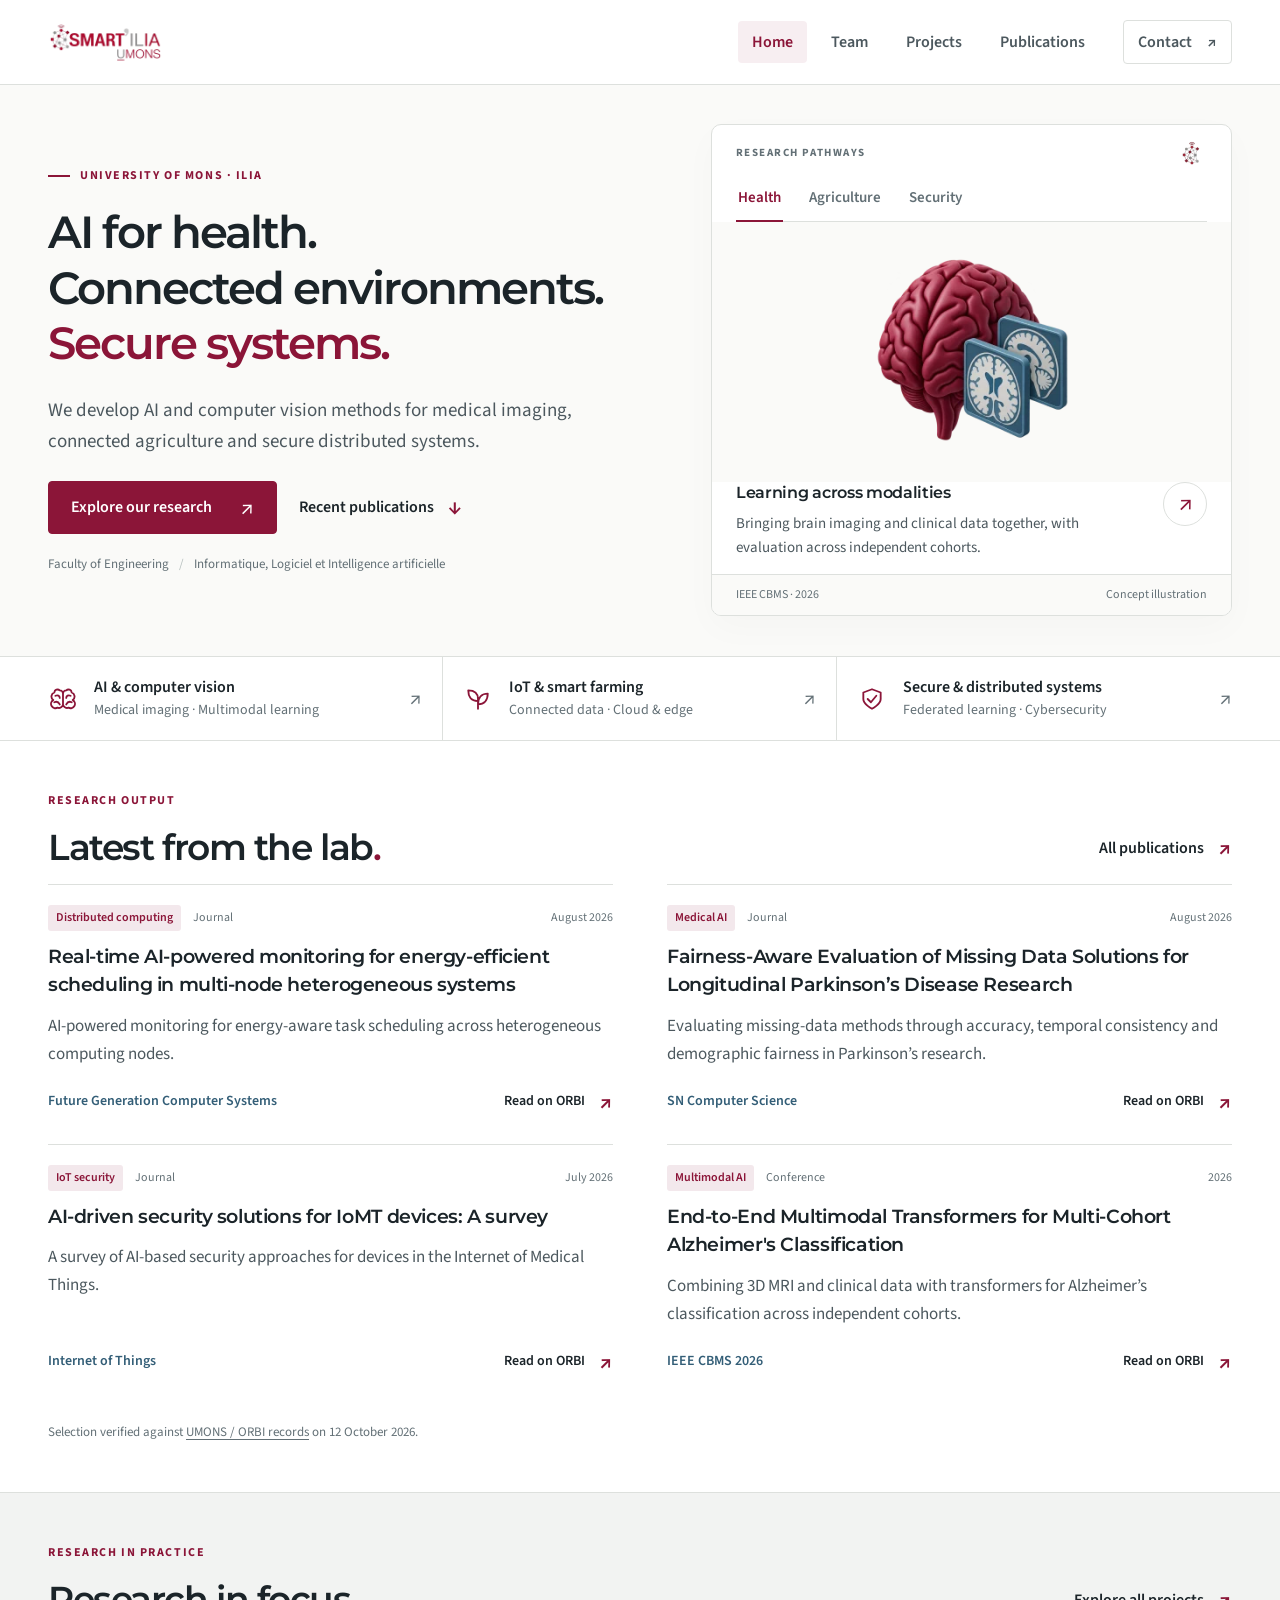
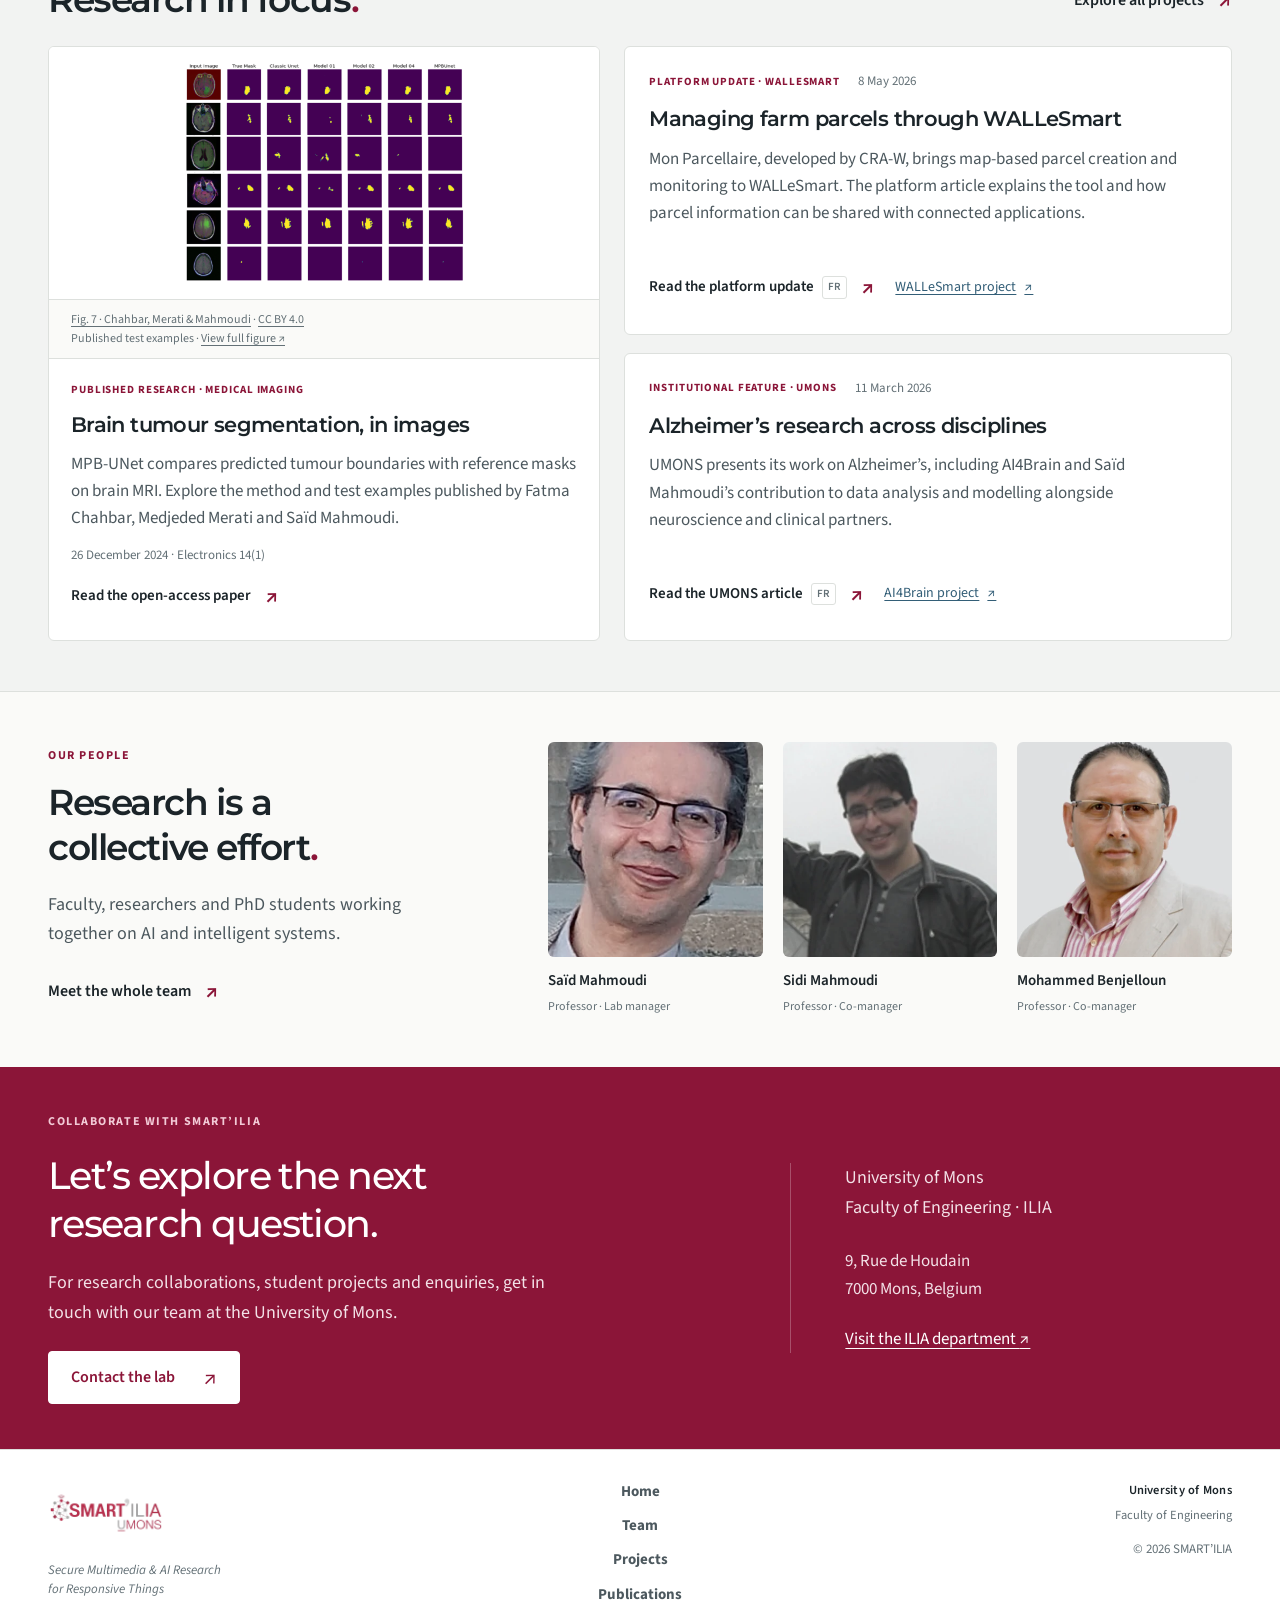
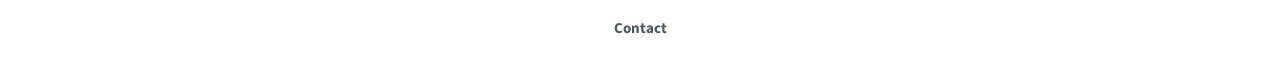
<file: index.html>
<!DOCTYPE html>
<html lang="en">
<head>
  <meta charset="UTF-8">
  <meta name="viewport" content="width=device-width, initial-scale=1">
  <meta name="description" content="SMART'ILIA at the University of Mons: research in medical AI, computer vision, connected agriculture and secure distributed systems. Explore our projects and recent publications.">
  <title>SMART'ILIA — AI Research · University of Mons</title>
  <link rel="icon" type="image/png" href="images/mini-logo-v2.png">
  <link rel="preconnect" href="https://fonts.googleapis.com">
  <link rel="preconnect" href="https://fonts.gstatic.com" crossorigin>
  <link rel="stylesheet" href="https://fonts.googleapis.com/css2?family=Montserrat:wght@400;500;600;700&family=Source+Sans+3:wght@400;500;600;700&display=swap">
  <link rel="stylesheet" href="css/style.css?v=4">
  <link rel="stylesheet" href="css/refresh.css?v=12">
  <script src="js/site.js" defer></script>
  <link rel="canonical" href="https://smartilia.com/">
  <meta property="og:type" content="website">
  <meta property="og:site_name" content="SMART’ILIA · University of Mons">
  <meta property="og:title" content="SMART&#x27;ILIA — AI Research · University of Mons">
  <meta property="og:description" content="SMART&#x27;ILIA at the University of Mons: research in medical AI, computer vision, connected agriculture and secure distributed systems. Explore our projects and recent publications.">
  <meta property="og:url" content="https://smartilia.com/">
  <meta property="og:image" content="https://smartilia.com/images/smartilia-social-v1.png">
  <meta property="og:image:type" content="image/png">
  <meta property="og:image:width" content="1200">
  <meta property="og:image:height" content="627">
  <meta property="og:image:alt" content="SMART’ILIA at the University of Mons: AI for health, connected environments and secure systems.">
  <meta name="twitter:card" content="summary_large_image">
  <meta name="twitter:title" content="SMART&#x27;ILIA — AI Research · University of Mons">
  <meta name="twitter:description" content="SMART&#x27;ILIA at the University of Mons: research in medical AI, computer vision, connected agriculture and secure distributed systems. Explore our projects and recent publications.">
  <meta name="twitter:image" content="https://smartilia.com/images/smartilia-social-v1.png">
  <meta name="twitter:image:alt" content="SMART’ILIA at the University of Mons: AI for health, connected environments and secure systems.">
</head>
<body class="home-page">
<a href="#main" class="skip-link">Skip to content</a>
<nav id="navbar" aria-label="Main navigation">
  <div class="nav-inner">
    <a href="index.html" class="nav-logo" aria-label="SMART'ILIA home"><img src="images/logo-v2.webp" alt="SMART'ILIA — UMONS" width="181" height="80"></a>
    <ul class="nav-links" id="navLinks">
      <li><a href="index.html" class="active" aria-current="page">Home</a></li>
      <li><a href="team.html">Team</a></li>
      <li><a href="projects.html">Projects</a></li>
      <li><a href="publications.html">Publications</a></li>
      <li><a href="#contact" class="nav-contact">Contact <span aria-hidden="true">↗</span></a></li>
    </ul>
    <button class="nav-burger" id="burger" aria-label="Open menu" aria-controls="navLinks" aria-expanded="false"><span></span><span></span><span></span></button>
  </div>
</nav>
<main id="main">
  <section class="home-hero" aria-labelledby="hero-title">
    <div class="container hero-layout">
      <div class="hero-copy">
        <p class="eyebrow"><span class="brand-rule"></span> University of Mons · ILIA</p>
        <h1 id="hero-title">AI for health.<br>Connected environments.<br><em>Secure systems.</em></h1>
        <p class="hero-lead">We develop AI and computer vision methods for medical imaging, connected agriculture and secure distributed systems.</p>
        <div class="home-actions">
          <a class="action-primary" href="projects.html">Explore our research <span aria-hidden="true">↗</span></a>
          <a class="action-text" href="#latest">Recent publications <span aria-hidden="true">↓</span></a>
        </div>
        <p class="hero-affiliation">Faculty of Engineering <span aria-hidden="true">/</span> Informatique, Logiciel et Intelligence artificielle</p>
      </div>
      <div class="research-lens">
        <div class="lens-top"><span class="eyebrow">Research pathways</span><span class="lens-mark" aria-hidden="true"><img src="images/mini-logo-v2.webp" alt=""></span></div>
        <div class="lens-tabs" role="tablist" aria-label="Explore a research area">
          <button id="health-tab" role="tab" aria-selected="true" aria-controls="health-panel" data-lens="health" type="button">Health</button>
          <button id="agriculture-tab" role="tab" aria-selected="false" aria-controls="agriculture-panel" tabindex="-1" data-lens="agriculture" type="button">Agriculture</button>
          <button id="security-tab" role="tab" aria-selected="false" aria-controls="security-panel" tabindex="-1" data-lens="security" type="button">Security</button>
        </div>
        <div id="health-panel" role="tabpanel" aria-labelledby="health-tab" class="lens-panel" tabindex="0">
          <img src="images/project-medical-ai-v1.webp" srcset="images/project-medical-ai-v1.webp 256w, images/project-medical-ai-512-v1.webp 512w" sizes="(max-width:768px) calc(100vw - 70px), (max-width:1100px) 50vw, 500px" alt="Concept illustration of a brain with stylised imaging slices." width="512" height="512" decoding="async">
          <div class="lens-caption"><div><h2>Learning across modalities</h2><p>Bringing brain imaging and clinical data together, with evaluation across independent cohorts.</p></div><a href="https://orbi.umons.ac.be/handle/20.500.12907/56733" aria-label="Read the multimodal Alzheimer’s paper on ORBI">↗</a></div>
          <div class="lens-foot"><span>IEEE CBMS · 2026</span><span>Concept illustration</span></div>
        </div>
        <div id="agriculture-panel" role="tabpanel" aria-labelledby="agriculture-tab" class="lens-panel" tabindex="0" hidden>
          <img src="images/project-smart-farming-v1.webp" srcset="images/project-smart-farming-v1.webp 256w, images/project-smart-farming-512-v1.webp 512w" sizes="(max-width:768px) calc(100vw - 70px), (max-width:1100px) 50vw, 500px" alt="Concept illustration of crops and a connected field sensor linked to a cloud platform." width="512" height="512" decoding="async">
          <div class="lens-caption"><div><h2>Connecting the field</h2><p>Combining sensors, satellite imagery and weather data to support agricultural decisions.</p></div><a href="https://www.wallesmart.be/" aria-label="Explore the WalleSmart platform">↗</a></div>
          <div class="lens-foot"><span>WalleSmart · Smart farming</span><span>Concept illustration</span></div>
        </div>
        <div id="security-panel" role="tabpanel" aria-labelledby="security-tab" class="lens-panel" tabindex="0" hidden>
          <img src="images/project-private-learning-v1.webp" srcset="images/project-private-learning-v1.webp 256w, images/project-private-learning-512-v1.webp 512w" sizes="(max-width:768px) calc(100vw - 70px), (max-width:1100px) 50vw, 500px" alt="Concept illustration of peer computing nodes exchanging protected updates." width="512" height="512" decoding="async">
          <div class="lens-caption"><div><h2>Learning without centralising data</h2><p>Exploring blockchain and multi-party computation for secure, decentralised federated learning.</p></div><a href="https://orbi.umons.ac.be/handle/20.500.12907/55901" aria-label="Read the SecureBFL paper on ORBI">↗</a></div>
          <div class="lens-foot"><span>SecureBFL · Federated learning</span><span>Concept illustration</span></div>
        </div>
      </div>
    </div>
  </section>
  <section class="expertise-strip" aria-label="Our research expertise">
    <div class="container expertise-grid">
      <a href="projects.html#medical-ai"><span class="domain-symbol" aria-hidden="true"><svg viewBox="0 0 24 24" width="24" height="24" fill="none" stroke="currentColor" stroke-width="1.7" stroke-linecap="round" stroke-linejoin="round" focusable="false"><path d="M9 4a3 3 0 0 0-5 2 4 4 0 0 0-1 7 4 4 0 0 0 4 7c2 1 5-1 5-3V7a3 3 0 0 0-3-3Zm6 0a3 3 0 0 1 5 2 4 4 0 0 1 1 7 4 4 0 0 1-4 7c-2 1-5-1-5-3V7a3 3 0 0 1 3-3Z"/><path d="M5 9c2-1 4 0 4 2M4 15c2-1 4 0 5 2m10-8c-2-1-4 0-4 2m5 4c-2-1-4 0-5 2"/></svg></span><div><h2>AI &amp; computer vision</h2><p>Medical imaging · Multimodal learning</p></div><span class="domain-arrow" aria-hidden="true">↗</span></a>
      <a href="projects.html#smart-farming"><span class="domain-symbol" aria-hidden="true"><svg viewBox="0 0 24 24" width="24" height="24" fill="none" stroke="currentColor" stroke-width="1.7" stroke-linecap="round" stroke-linejoin="round" focusable="false"><path d="M12 21v-9M12 14C5 14 3 9 3 4c6 0 9 3 9 8M12 17c0-7 4-10 9-10 0 6-3 10-9 10"/></svg></span><div><h2>IoT &amp; smart farming</h2><p>Connected data · Cloud &amp; edge</p></div><span class="domain-arrow" aria-hidden="true">↗</span></a>
      <a href="projects.html#secure-systems"><span class="domain-symbol" aria-hidden="true"><svg viewBox="0 0 24 24" width="24" height="24" fill="none" stroke="currentColor" stroke-width="1.7" stroke-linecap="round" stroke-linejoin="round" focusable="false"><path d="m12 3 8 3v6c0 5-8 9-8 9s-8-4-8-9V6l8-3Z"/><path d="m8 12 3 3 5-6"/></svg></span><div><h2>Secure &amp; distributed systems</h2><p>Federated learning · Cybersecurity</p></div><span class="domain-arrow" aria-hidden="true">↗</span></a>
    </div>
  </section>
  <section class="home-section latest-section" id="latest" aria-labelledby="latest-title">
    <div class="container">
      <div class="section-head"><div><p class="eyebrow">Research output</p><h2 id="latest-title">Latest from the lab<span class="heading-dot">.</span></h2></div><a href="publications.html" class="action-text">All publications <span aria-hidden="true">↗</span></a></div>
      <div class="latest-list">
        <!-- RECENT_PUBLICATIONS_START -->
<article class="latest-paper"><div class="paper-meta"><span class="paper-topic">Distributed computing</span><span>Journal</span><time class="paper-date" datetime="2026-08">August 2026</time></div><h3><a href="https://orbi.umons.ac.be/handle/20.500.12907/55665">Real-time AI-powered monitoring for energy-efficient scheduling in multi-node heterogeneous systems</a></h3><p class="paper-summary">AI-powered monitoring for energy-aware task scheduling across heterogeneous computing nodes.</p><div class="paper-bottom"><span class="paper-venue">Future Generation Computer Systems</span><a class="action-text" href="https://orbi.umons.ac.be/handle/20.500.12907/55665" aria-label="Read Real-time AI-powered monitoring for energy-efficient scheduling in multi-node heterogeneous systems on ORBI">Read on ORBI <span aria-hidden="true">↗</span></a></div></article>
<article class="latest-paper"><div class="paper-meta"><span class="paper-topic">Medical AI</span><span>Journal</span><time class="paper-date" datetime="2026-08-01">August 2026</time></div><h3><a href="https://orbi.umons.ac.be/handle/20.500.12907/56536">Fairness-Aware Evaluation of Missing Data Solutions for Longitudinal Parkinson’s Disease Research</a></h3><p class="paper-summary">Evaluating missing-data methods through accuracy, temporal consistency and demographic fairness in Parkinson’s research.</p><div class="paper-bottom"><span class="paper-venue">SN Computer Science</span><a class="action-text" href="https://orbi.umons.ac.be/handle/20.500.12907/56536" aria-label="Read Fairness-Aware Evaluation of Missing Data Solutions for Longitudinal Parkinson’s Disease Research on ORBI">Read on ORBI <span aria-hidden="true">↗</span></a></div></article>
<article class="latest-paper"><div class="paper-meta"><span class="paper-topic">IoT security</span><span>Journal</span><time class="paper-date" datetime="2026-07">July 2026</time></div><h3><a href="https://orbi.umons.ac.be/handle/20.500.12907/56535">AI-driven security solutions for IoMT devices: A survey</a></h3><p class="paper-summary">A survey of AI-based security approaches for devices in the Internet of Medical Things.</p><div class="paper-bottom"><span class="paper-venue">Internet of Things</span><a class="action-text" href="https://orbi.umons.ac.be/handle/20.500.12907/56535" aria-label="Read AI-driven security solutions for IoMT devices: A survey on ORBI">Read on ORBI <span aria-hidden="true">↗</span></a></div></article>
<article class="latest-paper"><div class="paper-meta"><span class="paper-topic">Multimodal AI</span><span>Conference</span><time class="paper-date" datetime="2026">2026</time></div><h3><a href="https://orbi.umons.ac.be/handle/20.500.12907/56733">End-to-End Multimodal Transformers for Multi-Cohort Alzheimer&#x27;s Classification</a></h3><p class="paper-summary">Combining 3D MRI and clinical data with transformers for Alzheimer’s classification across independent cohorts.</p><div class="paper-bottom"><span class="paper-venue">IEEE CBMS 2026</span><a class="action-text" href="https://orbi.umons.ac.be/handle/20.500.12907/56733" aria-label="Read End-to-End Multimodal Transformers for Multi-Cohort Alzheimer&#x27;s Classification on ORBI">Read on ORBI <span aria-hidden="true">↗</span></a></div></article>
<!-- RECENT_PUBLICATIONS_END -->
      </div>
      <p class="source-note">Selection verified against <a href="https://opendata.umons.ac.be/fr/publications/services/html/F114.html">UMONS / ORBI records</a> on <time datetime="2026-10-12">12 October 2026</time>.</p>
    </div>
  </section>
  <section class="home-section project-section" id="resources" aria-labelledby="resources-title">
    <div class="container">
      <div class="section-head"><div><p class="eyebrow">Research in practice</p><h2 id="resources-title">Research in focus<span class="heading-dot">.</span></h2></div><a href="projects.html" class="action-text">Explore all projects <span aria-hidden="true">↗</span></a></div>
      <!-- HOME_RESOURCES_START -->
<div class="resource-grid">
  <article class="resource-feature" aria-labelledby="mpb-unet-title">
    <figure class="resource-figure">
      <a href="images/mpb-unet-figure7.png" aria-label="View the complete MPB-UNet published figure"><img src="images/mpb-unet-figure7-960.webp" srcset="images/mpb-unet-figure7-480.webp 480w, images/mpb-unet-figure7-960.webp 960w" sizes="(max-width: 600px) calc(100vw - 72px), (max-width: 850px) calc((100vw - 88px) / 2), 560px" alt="Published comparison of six MRI test examples: input images, reference tumour masks and predictions by UNet variants, including MPB-UNet." width="960" height="748" loading="lazy" decoding="async"></a>
      <figcaption><a href="https://orbi.umons.ac.be/handle/20.500.12907/51494">Fig. 7 · Chahbar, Merati &amp; Mahmoudi</a> · <a href="https://creativecommons.org/licenses/by/4.0/">CC BY 4.0</a><span>Published test examples · <a href="images/mpb-unet-figure7.png">View full figure <span aria-hidden="true">↗</span></a></span></figcaption>
    </figure>
    <div class="resource-body"><p class="eyebrow">Published research · Medical imaging</p><h3 id="mpb-unet-title">Brain tumour segmentation, in images</h3><p class="resource-description resource-description--full">MPB-UNet compares predicted tumour boundaries with reference masks on brain MRI. Explore the method and test examples published by Fatma Chahbar, Medjeded Merati and Saïd Mahmoudi.</p><p class="resource-description resource-description--short">MPB-UNet compares predicted tumour boundaries with reference masks on brain MRI. Explore the published method and test examples.</p><p class="resource-date"><time datetime="2024-12-26">26 December 2024 · Electronics 14(1)</time></p><a class="action-text" href="https://orbi.umons.ac.be/handle/20.500.12907/51494">Read the open-access paper <span aria-hidden="true">↗</span></a></div>
  </article>
  <div class="resource-stories">
<article class="resource-story" aria-labelledby="wallesmart-mon-parcellaire-title">
  <div class="resource-meta"><p class="eyebrow">Platform update · WALLeSmart</p><time datetime="2026-05-08">8 May 2026</time></div>
  <h3 id="wallesmart-mon-parcellaire-title"><a href="https://www.wallesmart.be/blog/nos-actualites-2/nouveaute-comment-digitaliser-la-gestion-de-ses-parcelles-agricoles-15" hreflang="fr">Managing farm parcels through WALLeSmart</a></h3><p class="resource-description resource-description--full">Mon Parcellaire, developed by CRA-W, brings map-based parcel creation and monitoring to WALLeSmart. The platform article explains the tool and how parcel information can be shared with connected applications.</p><p class="resource-description resource-description--short">CRA-W’s Mon Parcellaire brings map-based parcel creation and monitoring to WALLeSmart.</p>
  <div class="resource-links"><a class="action-text" href="https://www.wallesmart.be/blog/nos-actualites-2/nouveaute-comment-digitaliser-la-gestion-de-ses-parcelles-agricoles-15" hreflang="fr">Read the platform update <small class="resource-language">FR<span class="sr-only"> · in French</span></small><span aria-hidden="true">↗</span></a><a class="resource-project" href="projects.html#smart-farming">WALLeSmart project <span aria-hidden="true">↗</span></a></div>
</article>
<article class="resource-story" aria-labelledby="umons-alzheimer-ai4brain-title">
  <div class="resource-meta"><p class="eyebrow">Institutional feature · UMONS</p><time datetime="2026-03-11">11 March 2026</time></div>
  <h3 id="umons-alzheimer-ai4brain-title"><a href="https://web.umons.ac.be/sante/fr/2026/03/11/alzheimer-a-lumons-une-expertise-de-longue-date-mise-en-lumiere-par-un-financement-record/" hreflang="fr">Alzheimer’s research across disciplines</a></h3><p class="resource-description resource-description--full">UMONS presents its work on Alzheimer’s, including AI4Brain and Saïd Mahmoudi’s contribution to data analysis and modelling alongside neuroscience and clinical partners.</p><p class="resource-description resource-description--short">UMONS presents AI4Brain within its Alzheimer’s research, connecting data analysis, neuroscience and clinical partners.</p>
  <div class="resource-links"><a class="action-text" href="https://web.umons.ac.be/sante/fr/2026/03/11/alzheimer-a-lumons-une-expertise-de-longue-date-mise-en-lumiere-par-un-financement-record/" hreflang="fr">Read the UMONS article <small class="resource-language">FR<span class="sr-only"> · in French</span></small><span aria-hidden="true">↗</span></a><a class="resource-project" href="projects.html#medical-ai">AI4Brain project <span aria-hidden="true">↗</span></a></div>
</article>
</div></div>
<!-- HOME_RESOURCES_END -->
    </div>
  </section>
  <section class="home-section people-section" aria-labelledby="people-title">
    <div class="container people-layout">
      <div><p class="eyebrow">Our people</p><h2 id="people-title">Research is a<br>collective effort<span class="heading-dot">.</span></h2><p>Faculty, researchers and PhD students working together on AI and intelligent systems.</p><a class="action-text" href="team.html">Meet the whole team <span aria-hidden="true">↗</span></a></div>
      <div class="people-preview">
        <a href="team.html#said-mahmoudi"><img src="images/said_mahmoudi-v2.webp" alt="" width="160" height="160" loading="lazy"><span>Saïd Mahmoudi<small>Professor · Lab manager</small></span></a>
        <a href="team.html#sidi-mahmoudi"><img src="images/sidi_mahmoudi-v2.webp" alt="" width="160" height="160" loading="lazy"><span>Sidi Mahmoudi<small>Professor · Co-manager</small></span></a>
        <a href="team.html#mohammed-benjelloun"><img src="images/mohammed_benjelloun-v2.webp" alt="" width="160" height="160" loading="lazy"><span>Mohammed Benjelloun<small>Professor · Co-manager</small></span></a>
      </div>
    </div>
  </section>
  <section class="contact-section" id="contact" aria-labelledby="contact-title"><div class="container contact-layout"><div><p class="eyebrow">Collaborate with SMART’ILIA</p><h2 id="contact-title">Let’s explore the next<br>research question.</h2><p>For research collaborations, student projects and enquiries, get in touch with our team at the University of Mons.</p><a href="mailto:said.mahmoudi@umons.ac.be" class="action-primary light-action">Contact the lab <span aria-hidden="true">↗</span></a></div><div class="contact-details"><p>University of Mons<br>Faculty of Engineering · ILIA</p><address>9, Rue de Houdain<br>7000 Mons, Belgium</address><a href="https://web.umons.ac.be/ilia/">Visit the ILIA department <span aria-hidden="true">↗</span></a></div></div></section>
</main>
<footer><div class="footer-inner"><div class="footer-brand"><img src="images/logo-v2.webp" alt="SMART'ILIA — UMONS" class="footer-logo-img"><p class="footer-tagline">Secure Multimedia &amp; AI Research<br>for Responsive Things</p></div><nav class="footer-nav" aria-label="Footer navigation"><a href="index.html">Home</a><a href="team.html">Team</a><a href="projects.html">Projects</a><a href="publications.html">Publications</a><a href="#contact">Contact</a></nav><div class="footer-info"><div class="footer-uni">University of Mons</div><div class="footer-faculty">Faculty of Engineering</div><div class="footer-copy">&copy; 2026 SMART’ILIA</div></div></div></footer>
</body>
</html>
</file>
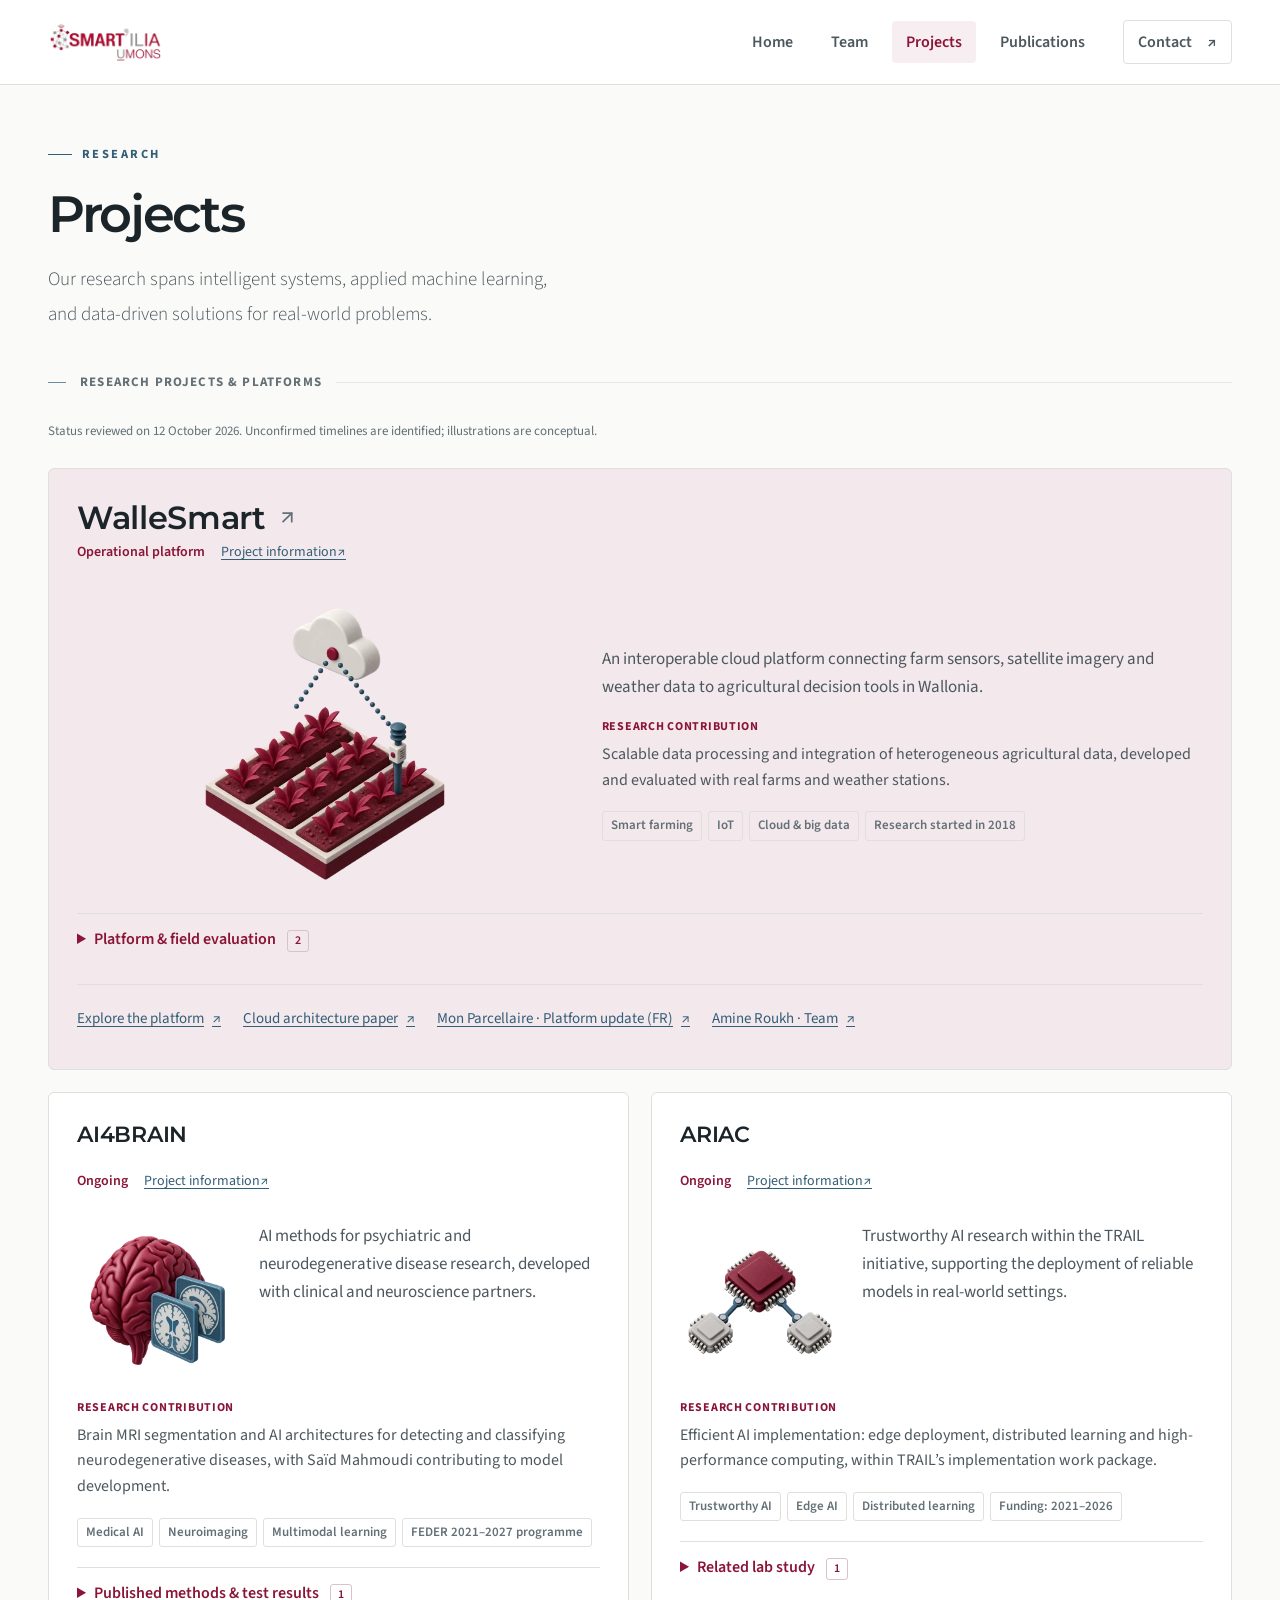
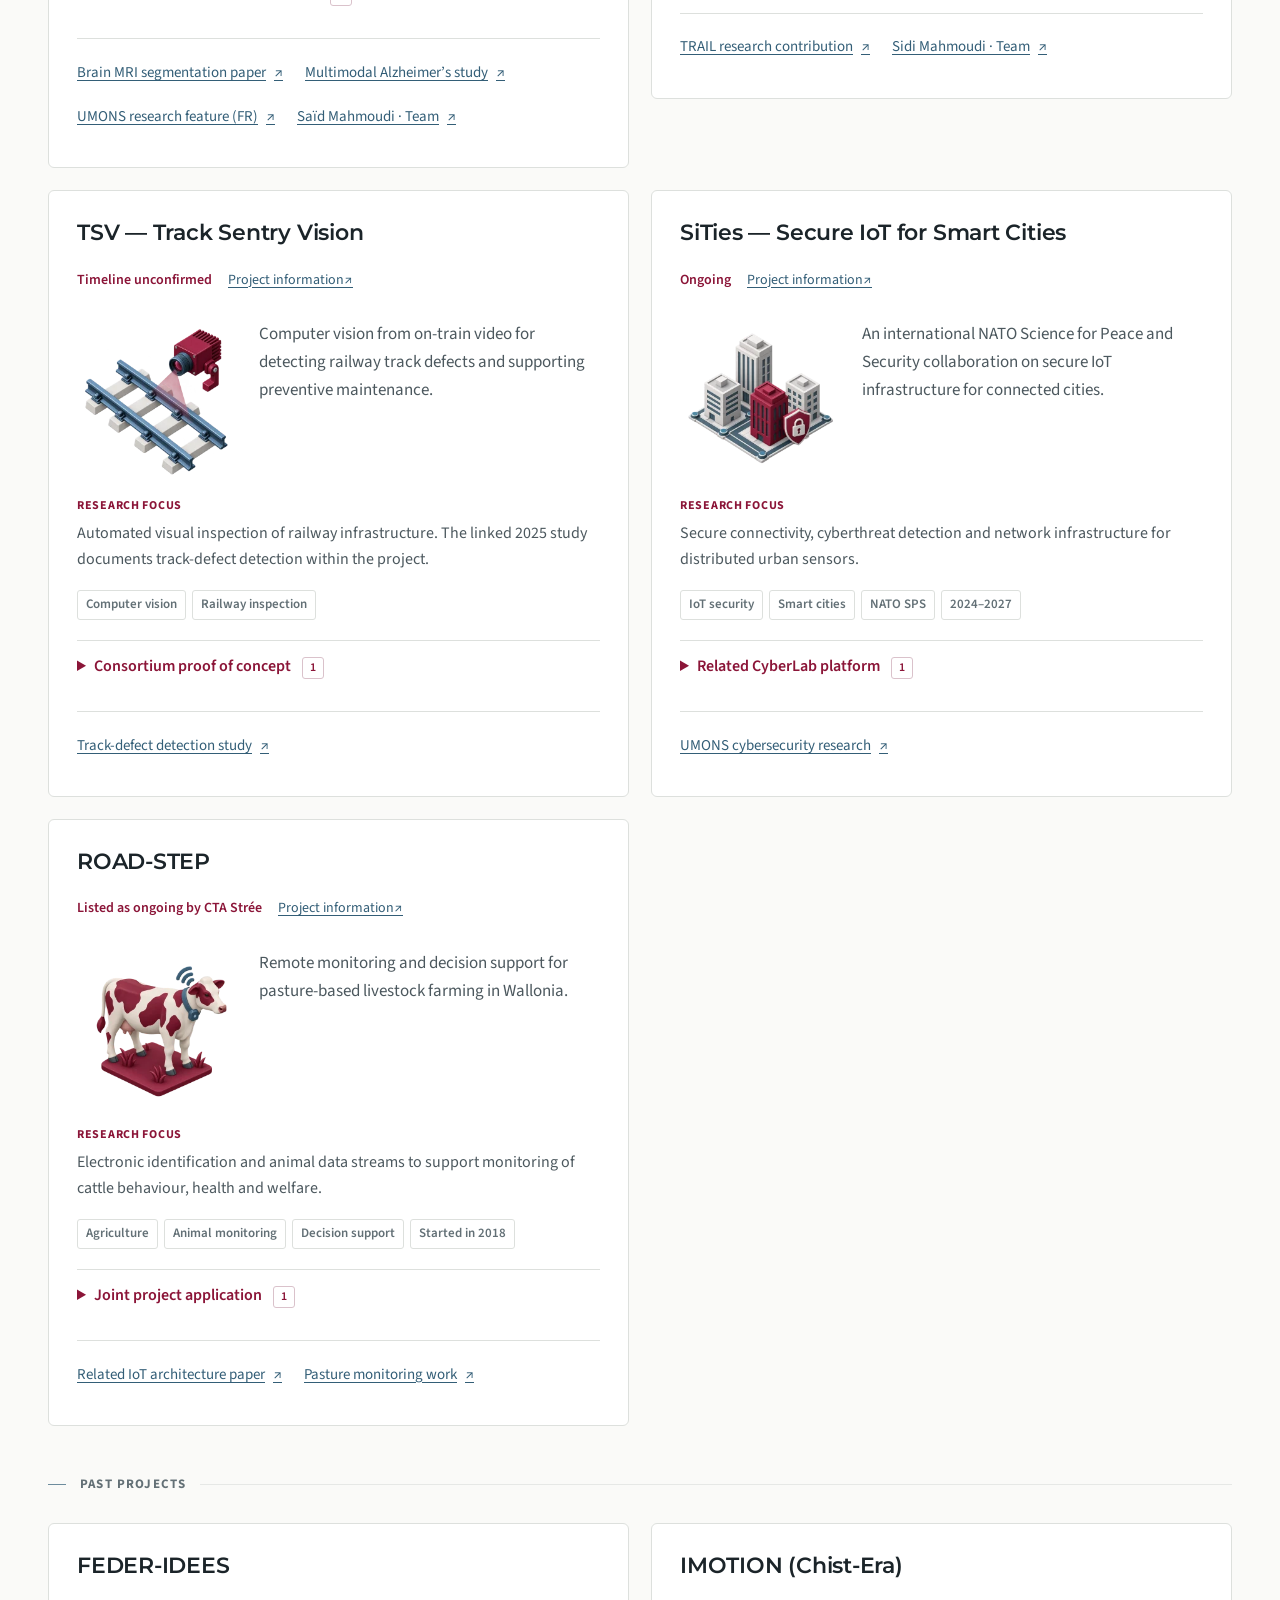
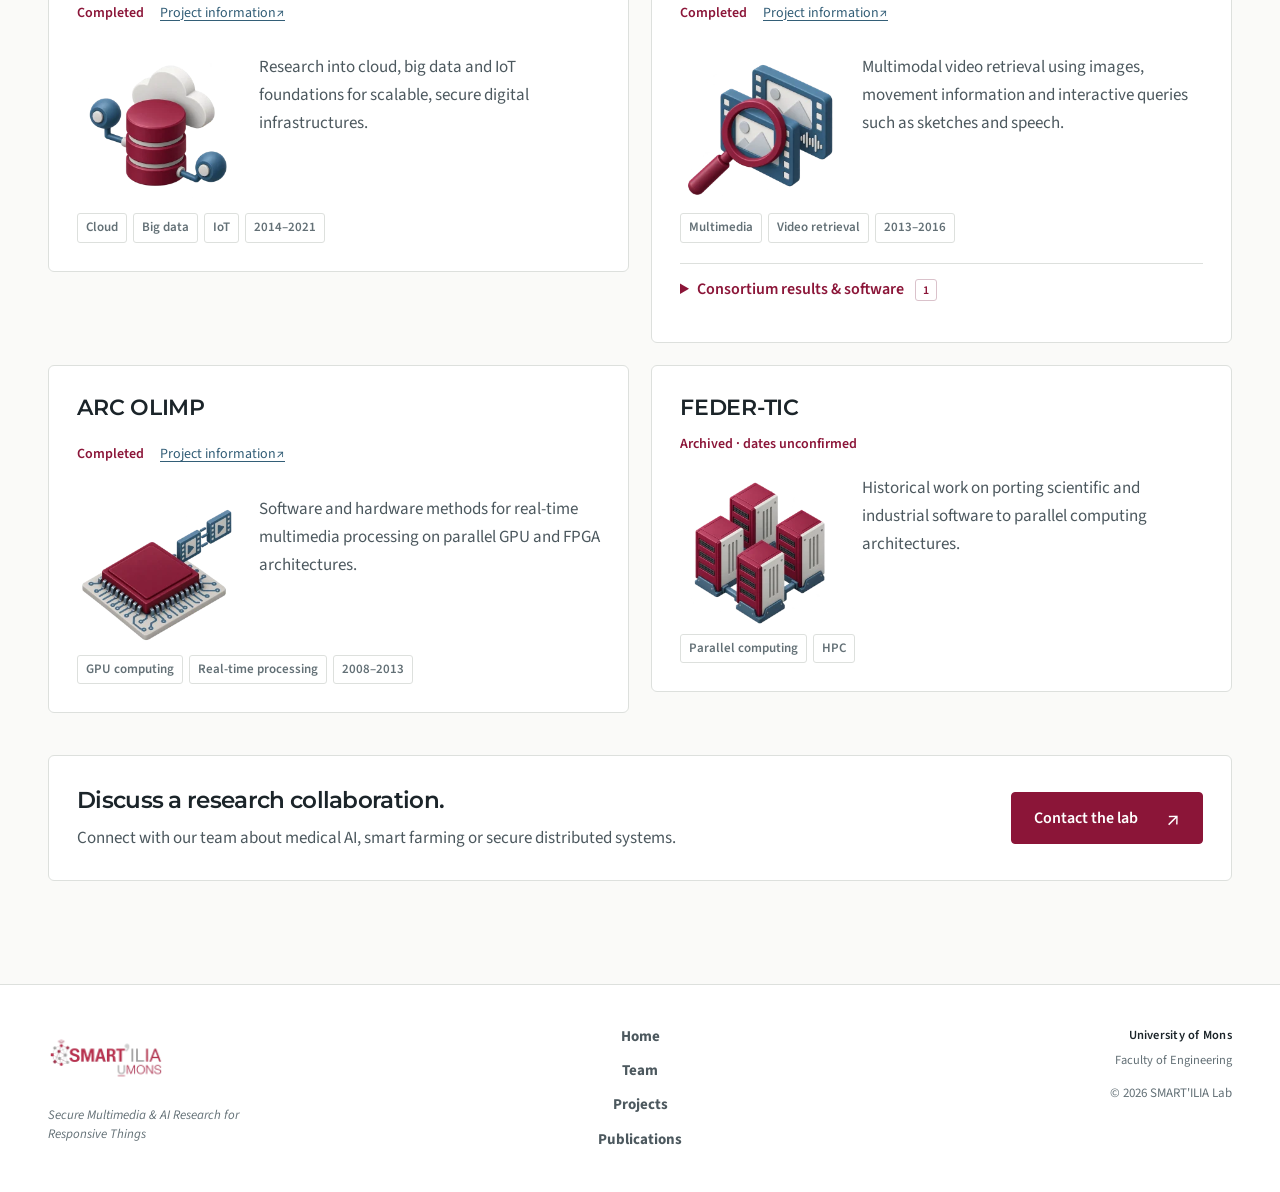
<file: projects.html>
<!DOCTYPE html>
<html lang="en">
<head>
    <meta charset="UTF-8">
    <meta name="viewport" content="width=device-width, initial-scale=1">
    <meta name="description" content="Medical AI, smart farming, trustworthy AI and secure IoT projects at SMART'ILIA, University of Mons. Explore research contributions and associated publications.">
    <title>Projects — SMART'ILIA · UMONS</title>
    <link rel="icon" type="image/png" href="images/mini-logo-v2.png">
    <link rel="preconnect" href="https://fonts.googleapis.com">
    <link rel="preconnect" href="https://fonts.gstatic.com" crossorigin>
    <link rel="stylesheet" href="https://fonts.googleapis.com/css2?family=Montserrat:wght@400;500;600;700&family=Source+Sans+3:wght@400;500;600;700&display=swap">
    <link rel="stylesheet" href="css/style.css?v=4">
    <link rel="stylesheet" href="css/refresh.css?v=12">
    <script src="js/site.js" defer></script>
  <link rel="canonical" href="https://smartilia.com/projects.html">
  <meta property="og:type" content="website">
  <meta property="og:site_name" content="SMART’ILIA · University of Mons">
  <meta property="og:title" content="Projects — SMART&#x27;ILIA · UMONS">
  <meta property="og:description" content="Medical AI, smart farming, trustworthy AI and secure IoT projects at SMART&#x27;ILIA, University of Mons. Explore research contributions and associated publications.">
  <meta property="og:url" content="https://smartilia.com/projects.html">
  <meta property="og:image" content="https://smartilia.com/images/smartilia-social-v1.png">
  <meta property="og:image:type" content="image/png">
  <meta property="og:image:width" content="1200">
  <meta property="og:image:height" content="627">
  <meta property="og:image:alt" content="SMART’ILIA at the University of Mons: AI for health, connected environments and secure systems.">
  <meta name="twitter:card" content="summary_large_image">
  <meta name="twitter:title" content="Projects — SMART&#x27;ILIA · UMONS">
  <meta name="twitter:description" content="Medical AI, smart farming, trustworthy AI and secure IoT projects at SMART&#x27;ILIA, University of Mons. Explore research contributions and associated publications.">
  <meta name="twitter:image" content="https://smartilia.com/images/smartilia-social-v1.png">
  <meta name="twitter:image:alt" content="SMART’ILIA at the University of Mons: AI for health, connected environments and secure systems.">
</head>
<body>

<a href="#main" class="skip-link">Skip to content</a>

<!-- ── NAVIGATION ── -->
<nav id="navbar" class="nav-light" aria-label="Main navigation">
    <div class="nav-inner">
        <a href="index.html" class="nav-logo">
            <img src="images/logo-v2.webp" alt="SMART'ILIA">
        </a>
        <ul class="nav-links" id="navLinks">
            <li><a href="index.html">Home</a></li>
            <li><a href="team.html">Team</a></li>
            <li><a href="projects.html" class="active" aria-current="page">Projects</a></li>
            <li><a href="publications.html">Publications</a></li>
        <li><a href="index.html#contact" class="nav-contact">Contact <span aria-hidden="true">↗</span></a></li>
        </ul>
        <button class="nav-burger" id="burger" aria-label="Open menu" aria-controls="navLinks" aria-expanded="false">
            <span></span><span></span><span></span>
        </button>
    </div>
</nav>

<!-- ── PROJECTS ── -->
<main id="main">
<div class="page">
    <div class="container">
        <div class="section-header">
            <div class="section-label"><span>Research</span></div>
            <h1 class="section-title">Projects</h1>
            <p class="section-subtitle">
                Our research spans intelligent systems, applied machine learning, and data-driven solutions for real-world problems.
            </p>
        </div>

        <!-- RESEARCH_PROJECTS_START -->
<section class="projects-group" aria-labelledby="current-projects-title"><h2 class="team-group-label" id="current-projects-title">Research projects &amp; platforms</h2>
<p class="source-note project-status-note">Status reviewed on <time datetime="2026-10-12">12 October 2026</time>. Unconfirmed timelines are identified; illustrations are conceptual.</p>
<div class="projects-grid"><article class="project-card project-card--featured" data-anim id="smart-farming">
  <div class="project-header"><h3 class="project-title"><a href="https://www.wallesmart.be/">WalleSmart <svg class="external-icon" viewBox="0 0 24 24" fill="none" stroke="currentColor" stroke-width="2" stroke-linecap="round" stroke-linejoin="round" aria-hidden="true" focusable="false"><path d="M7 17L17 7"/><path d="M7 7h10v10"/></svg></a></h3></div>
  <div class="project-status"><strong>Operational platform</strong><a href="https://www.wallesmart.be/blog/nos-actualites-2/nouveaute-comment-digitaliser-la-gestion-de-ses-parcelles-agricoles-15" aria-label="Source for WalleSmart project information">Project information <span aria-hidden="true">↗</span></a></div>
  <div class="project-overview"><a class="project-art" href="images/project-smart-farming-512-v1.webp" aria-label="View the WalleSmart concept illustration"><img class="project-illustration" src="images/project-smart-farming-v1.webp" srcset="images/project-smart-farming-v1.webp 256w, images/project-smart-farming-512-v1.webp 512w" sizes="(max-width:768px) 260px, 320px" alt="Concept illustration of crops and a connected field sensor linked to a cloud platform." width="512" height="512" loading="lazy" decoding="async"></a><div class="project-copy"><p class="project-desc">An interoperable cloud platform connecting farm sensors, satellite imagery and weather data to agricultural decision tools in Wallonia.</p><div class="project-research"><p class="project-focus-label">Research contribution</p><p>Scalable data processing and integration of heterogeneous agricultural data, developed and evaluated with real farms and weather stations.</p></div><div class="project-tags"><span class="project-tag">Smart farming</span><span class="project-tag">IoT</span><span class="project-tag">Cloud &amp; big data</span><span class="project-tag">Research started in 2018</span></div></div></div>
<details class="project-results"><summary>Platform &amp; field evaluation <span class="result-count">2<span class="sr-only"> documented resources</span></span></summary><div class="project-results-body"><article class="project-result"><p class="result-meta">Published field evaluation · 2026</p><h4>Cloud architecture tested with agricultural data</h4><p>Roukh and Mahmoudi evaluated WALLeSmart with data from 30 dairy farms and 32 weather stations in Wallonia. The published architecture combines real-time and batch processing, a modular plugin system and agricultural data exchange.</p><div class="result-evidence"><a href="https://orbi.umons.ac.be/handle/20.500.12907/54810">Read the evaluation <span aria-hidden="true">↗</span></a></div></article><article class="project-result"><p class="result-meta">Operational platform · 2026</p><h4>Applications farmers can use</h4><p>The platform provides a shared sign-in, a personalised dashboard, data-sharing consent controls and access to agricultural applications. CRA-W confirms that W@llHerbe is available through WALLeSmart for daily grass-biomass estimates.</p><div class="result-evidence"><a href="https://www.wallesmart.be/nos-services">Platform services (FR) <span aria-hidden="true">↗</span></a><a href="https://www.cra.wallonie.be/fr/wallherbe-disponible-sur-la-plateforme-wallesmart">W@llHerbe release (FR) <span aria-hidden="true">↗</span></a></div></article></div></details>
<div class="project-links"><a href="https://www.wallesmart.be/">Explore the platform <span aria-hidden="true">↗</span></a><a href="https://orbi.umons.ac.be/handle/20.500.12907/54810">Cloud architecture paper <span aria-hidden="true">↗</span></a><a href="https://www.wallesmart.be/blog/nos-actualites-2/nouveaute-comment-digitaliser-la-gestion-de-ses-parcelles-agricoles-15">Mon Parcellaire · Platform update (FR) <span aria-hidden="true">↗</span></a><a href="team.html#amine-roukh">Amine Roukh · Team <span aria-hidden="true">↗</span></a></div>
</article>
<article class="project-card" data-anim id="medical-ai">
  <div class="project-header"><h3 class="project-title">AI4BRAIN</h3></div>
  <div class="project-status"><strong>Ongoing</strong><a href="https://web.umons.ac.be/sante/fr/2026/03/11/alzheimer-a-lumons-une-expertise-de-longue-date-mise-en-lumiere-par-un-financement-record/" aria-label="Source for AI4BRAIN project information">Project information <span aria-hidden="true">↗</span></a></div>
  <div class="project-overview"><a class="project-art" href="images/project-medical-ai-512-v1.webp" aria-label="View the AI4BRAIN concept illustration"><img class="project-illustration" src="images/project-medical-ai-v1.webp" srcset="images/project-medical-ai-v1.webp 256w, images/project-medical-ai-512-v1.webp 512w" sizes="(max-width:768px) 220px, (max-width:1100px) 140px, 160px" alt="Concept illustration of a brain with stylised imaging slices." width="512" height="512" loading="lazy" decoding="async"></a><p class="project-desc">AI methods for psychiatric and neurodegenerative disease research, developed with clinical and neuroscience partners.</p></div><div class="project-research"><p class="project-focus-label">Research contribution</p><p>Brain MRI segmentation and AI architectures for detecting and classifying neurodegenerative diseases, with Saïd Mahmoudi contributing to model development.</p></div><div class="project-tags"><span class="project-tag">Medical AI</span><span class="project-tag">Neuroimaging</span><span class="project-tag">Multimodal learning</span><span class="project-tag">FEDER 2021–2027 programme</span></div>
<details class="project-results"><summary>Published methods &amp; test results <span class="result-count">1<span class="sr-only"> documented resource</span></span></summary><div class="project-results-body"><article class="project-result"><p class="result-meta">Published segmentation method · 26 December 2024</p><h4>MPB-UNet brain MRI segmentation</h4><p>Chahbar, Merati and Mahmoudi published a multi-parallel UNet method evaluated on the LGG MRI dataset. Table 5 reports an average Dice score of 94.43% and IoU of 92.17% on the test set; these are dataset results, not clinical validation.</p><div class="result-evidence"><a href="https://orbi.umons.ac.be/handle/20.500.12907/51494">Method &amp; evaluation <span aria-hidden="true">↗</span></a><a href="images/mpb-unet-figure7.png">Published test examples <span aria-hidden="true">↗</span></a></div></article></div></details>
<div class="project-links"><a href="https://orbi.umons.ac.be/handle/20.500.12907/51494">Brain MRI segmentation paper <span aria-hidden="true">↗</span></a><a href="https://orbi.umons.ac.be/handle/20.500.12907/56733">Multimodal Alzheimer’s study <span aria-hidden="true">↗</span></a><a href="https://web.umons.ac.be/sante/fr/2026/03/11/alzheimer-a-lumons-une-expertise-de-longue-date-mise-en-lumiere-par-un-financement-record/">UMONS research feature (FR) <span aria-hidden="true">↗</span></a><a href="team.html#said-mahmoudi">Saïd Mahmoudi · Team <span aria-hidden="true">↗</span></a></div>
</article>
<article class="project-card" data-anim id="ariac">
  <div class="project-header"><h3 class="project-title">ARIAC</h3></div>
  <div class="project-status"><strong>Ongoing</strong><a href="https://web.umons.ac.be/isia/activites-de-recherche/projets/" aria-label="Source for ARIAC project information">Project information <span aria-hidden="true">↗</span></a></div>
  <div class="project-overview"><a class="project-art" href="images/project-ariac-512-v1.webp" aria-label="View the ARIAC concept illustration"><img class="project-illustration" src="images/project-ariac-v1.webp" srcset="images/project-ariac-v1.webp 256w, images/project-ariac-512-v1.webp 512w" sizes="(max-width:768px) 220px, (max-width:1100px) 140px, 160px" alt="Concept illustration of linked processors for distributed AI." width="512" height="512" loading="lazy" decoding="async"></a><p class="project-desc">Trustworthy AI research within the TRAIL initiative, supporting the deployment of reliable models in real-world settings.</p></div><div class="project-research"><p class="project-focus-label">Research contribution</p><p>Efficient AI implementation: edge deployment, distributed learning and high-performance computing, within TRAIL’s implementation work package.</p></div><div class="project-tags"><span class="project-tag">Trustworthy AI</span><span class="project-tag">Edge AI</span><span class="project-tag">Distributed learning</span><span class="project-tag">Funding: 2021–2026</span></div>
<details class="project-results"><summary>Related lab study <span class="result-count">1<span class="sr-only"> documented resource</span></span></summary><div class="project-results-body"><article class="project-result"><p class="result-meta">Related SMART’ILIA research · 2026</p><h4>AI-based scheduling across CPU and GPU nodes</h4><p>A study co-authored by Sidi Mahmoudi implements continuous monitoring and AI-based load estimates to schedule tasks across heterogeneous nodes. It evaluates execution time, throughput, resource use and energy consumption against other scheduling methods.</p><div class="result-evidence"><a href="https://orbi.umons.ac.be/handle/20.500.12907/55665">Read the scheduling study <span aria-hidden="true">↗</span></a></div></article></div></details>
<div class="project-links"><a href="https://factory.trail.ac/fr/user/sidi-ahmed/mahmoudi">TRAIL research contribution <span aria-hidden="true">↗</span></a><a href="team.html#sidi-mahmoudi">Sidi Mahmoudi · Team <span aria-hidden="true">↗</span></a></div>
</article>
<article class="project-card" data-anim id="track-sentry-vision">
  <div class="project-header"><h3 class="project-title">TSV — Track Sentry Vision</h3></div>
  <div class="project-status"><strong>Timeline unconfirmed</strong><a href="https://ecosysteme.s3.wallonie.be/projets/" aria-label="Source for TSV — Track Sentry Vision project information">Project information <span aria-hidden="true">↗</span></a></div>
  <div class="project-overview"><a class="project-art" href="images/project-track-sentry-vision-512-v1.webp" aria-label="View the TSV — Track Sentry Vision concept illustration"><img class="project-illustration" src="images/project-track-sentry-vision-v1.webp" srcset="images/project-track-sentry-vision-v1.webp 256w, images/project-track-sentry-vision-512-v1.webp 512w" sizes="(max-width:768px) 220px, (max-width:1100px) 140px, 160px" alt="Concept illustration of a machine-vision camera inspecting railway tracks." width="512" height="512" loading="lazy" decoding="async"></a><p class="project-desc">Computer vision from on-train video for detecting railway track defects and supporting preventive maintenance.</p></div><div class="project-research"><p class="project-focus-label">Research focus</p><p>Automated visual inspection of railway infrastructure. The linked 2025 study documents track-defect detection within the project.</p></div><div class="project-tags"><span class="project-tag">Computer vision</span><span class="project-tag">Railway inspection</span></div>
<details class="project-results"><summary>Consortium proof of concept <span class="result-count">1<span class="sr-only"> documented resource</span></span></summary><div class="project-results-body"><article class="project-result"><p class="result-meta">UCLouvain consortium prototype · 2025</p><h4>Sensor-equipped railway inspection prototype</h4><p>Crespin, Kostis and Schaus built a laboratory LEGO train with a Raspberry Pi 5, camera and accelerometer. Their TSV study reports a YOLOv11n F1 score of 0.96 for artificial obstacles; validation on operational railway tracks remains future work.</p><div class="result-evidence"><a href="https://bnaic2025.unamur.be/accepted-submissions/accepted_poster/093%20-%20Railway%20Track%20Defect%20Detection.pdf">Read the prototype study (PDF) <span aria-hidden="true">↗</span></a></div></article></div></details>
<div class="project-links"><a href="https://bnaic2025.unamur.be/accepted-submissions/accepted_poster/093%20-%20Railway%20Track%20Defect%20Detection.pdf">Track-defect detection study <span aria-hidden="true">↗</span></a></div>
</article>
<article class="project-card" data-anim id="secure-systems">
  <div class="project-header"><h3 class="project-title">SiTies — Secure IoT for Smart Cities</h3></div>
  <div class="project-status"><strong>Ongoing</strong><a href="https://radon.nauka.gov.pl/dane/profil/678506106d19015179e4eef2" aria-label="Source for SiTies — Secure IoT for Smart Cities project information">Project information <span aria-hidden="true">↗</span></a></div>
  <div class="project-overview"><a class="project-art" href="images/project-secure-systems-512-v1.webp" aria-label="View the SiTies — Secure IoT for Smart Cities concept illustration"><img class="project-illustration" src="images/project-secure-systems-v1.webp" srcset="images/project-secure-systems-v1.webp 256w, images/project-secure-systems-512-v1.webp 512w" sizes="(max-width:768px) 220px, (max-width:1100px) 140px, 160px" alt="Concept illustration of a connected city grid and a security shield." width="512" height="512" loading="lazy" decoding="async"></a><p class="project-desc">An international NATO Science for Peace and Security collaboration on secure IoT infrastructure for connected cities.</p></div><div class="project-research"><p class="project-focus-label">Research focus</p><p>Secure connectivity, cyberthreat detection and network infrastructure for distributed urban sensors.</p></div><div class="project-tags"><span class="project-tag">IoT security</span><span class="project-tag">Smart cities</span><span class="project-tag">NATO SPS</span><span class="project-tag">2024–2027</span></div>
<details class="project-results"><summary>Related CyberLab platform <span class="result-count">1<span class="sr-only"> documented resource</span></span></summary><div class="project-results-body"><article class="project-result"><p class="result-meta">Related UMONS infrastructure · 2025</p><h4>CyberLab / CyberRange at UMONS</h4><p>The institutional InCyber brochure documents the team’s CyberLab, connecting IT infrastructure with physical IoT sensors and actuators. This platform supports research on the interaction between cybersecurity and AI.</p><div class="result-evidence"><a href="https://assets.ctfassets.net/myqv2p4gx62v/01pLxQ8LCOKn64NGVrYck8/289017d1012514191cbb42dc429a7358/brochure-InCyber-2025.pdf">CyberLab description (PDF) <span aria-hidden="true">↗</span></a></div></article></div></details>
<div class="project-links"><a href="https://assets.ctfassets.net/myqv2p4gx62v/01pLxQ8LCOKn64NGVrYck8/289017d1012514191cbb42dc429a7358/brochure-InCyber-2025.pdf">UMONS cybersecurity research <span aria-hidden="true">↗</span></a></div>
</article>
<article class="project-card" data-anim id="road-step">
  <div class="project-header"><h3 class="project-title">ROAD-STEP</h3></div>
  <div class="project-status"><strong>Listed as ongoing by CTA Strée</strong><a href="https://cta-stree.be/recherches/" aria-label="Source for ROAD-STEP project information">Project information <span aria-hidden="true">↗</span></a></div>
  <div class="project-overview"><a class="project-art" href="images/project-road-step-512-v1.webp" aria-label="View the ROAD-STEP concept illustration"><img class="project-illustration" src="images/project-road-step-v1.webp" srcset="images/project-road-step-v1.webp 256w, images/project-road-step-512-v1.webp 512w" sizes="(max-width:768px) 220px, (max-width:1100px) 140px, 160px" alt="Concept illustration of a dairy cow wearing an electronic monitoring collar." width="512" height="512" loading="lazy" decoding="async"></a><p class="project-desc">Remote monitoring and decision support for pasture-based livestock farming in Wallonia.</p></div><div class="project-research"><p class="project-focus-label">Research focus</p><p>Electronic identification and animal data streams to support monitoring of cattle behaviour, health and welfare.</p></div><div class="project-tags"><span class="project-tag">Agriculture</span><span class="project-tag">Animal monitoring</span><span class="project-tag">Decision support</span><span class="project-tag">Started in 2018</span></div>
<details class="project-results"><summary>Joint project application <span class="result-count">1<span class="sr-only"> documented resource</span></span></summary><div class="project-results-body"><article class="project-result"><p class="result-meta">Application developed by CRA-W · 30 July 2026</p><h4>W@llHerbe grassland decision support</h4><p>W@llHerbe combines satellite imagery and a growth model to estimate daily grass biomass per parcel. CRA-W identifies ROAD-STEP among the development collaborations and confirms the first version is available on WALLeSmart.</p><div class="result-evidence"><a href="https://www.cra.wallonie.be/fr/wallherbe-disponible-sur-la-plateforme-wallesmart">Tool availability (FR) <span aria-hidden="true">↗</span></a><a href="https://www.cra.wallonie.be/fr/wallherbe-pour-suivre-la-pousse-et-la-qualite-de-lherbe">Project collaboration (FR) <span aria-hidden="true">↗</span></a></div></article></div></details>
<div class="project-links"><a href="https://orbi.umons.ac.be/handle/20.500.12907/42561">Related IoT architecture paper <span aria-hidden="true">↗</span></a><a href="https://www.cra.wallonie.be/fr/wallherbe-pour-suivre-la-pousse-et-la-qualite-de-lherbe">Pasture monitoring work <span aria-hidden="true">↗</span></a></div>
</article></div></section>
<section class="projects-group" aria-labelledby="past-projects-title"><h2 class="team-group-label" id="past-projects-title">Past projects</h2>
<div class="projects-grid"><article class="project-card" data-anim id="feder-idees">
  <div class="project-header"><h3 class="project-title">FEDER-IDEES</h3></div>
  <div class="project-status"><strong>Completed</strong><a href="https://web.umons.ac.be/ilia/activites-de-recherche/" aria-label="Source for FEDER-IDEES project information">Project information <span aria-hidden="true">↗</span></a></div>
  <div class="project-overview"><a class="project-art" href="images/project-feder-idees-512-v1.webp" aria-label="View the FEDER-IDEES concept illustration"><img class="project-illustration" src="images/project-feder-idees-v1.webp" srcset="images/project-feder-idees-v1.webp 256w, images/project-feder-idees-512-v1.webp 512w" sizes="(max-width:768px) 220px, (max-width:1100px) 140px, 160px" alt="Concept illustration of a cloud, database and connected sensor nodes." width="512" height="512" loading="lazy" decoding="async"></a><p class="project-desc">Research into cloud, big data and IoT foundations for scalable, secure digital infrastructures.</p></div><div class="project-tags"><span class="project-tag">Cloud</span><span class="project-tag">Big data</span><span class="project-tag">IoT</span><span class="project-tag">2014–2021</span></div>


</article>
<article class="project-card" data-anim id="imotion">
  <div class="project-header"><h3 class="project-title">IMOTION (Chist-Era)</h3></div>
  <div class="project-status"><strong>Completed</strong><a href="https://www.chistera.eu/projects/imotion" aria-label="Source for IMOTION (Chist-Era) project information">Project information <span aria-hidden="true">↗</span></a></div>
  <div class="project-overview"><a class="project-art" href="images/project-imotion-512-v1.webp" aria-label="View the IMOTION (Chist-Era) concept illustration"><img class="project-illustration" src="images/project-imotion-v1.webp" srcset="images/project-imotion-v1.webp 256w, images/project-imotion-512-v1.webp 512w" sizes="(max-width:768px) 220px, (max-width:1100px) 140px, 160px" alt="Concept illustration of video frames and a search lens." width="512" height="512" loading="lazy" decoding="async"></a><p class="project-desc">Multimodal video retrieval using images, movement information and interactive queries such as sketches and speech.</p></div><div class="project-tags"><span class="project-tag">Multimedia</span><span class="project-tag">Video retrieval</span><span class="project-tag">2013–2016</span></div>
<details class="project-results"><summary>Consortium results &amp; software <span class="result-count">1<span class="sr-only"> documented resource</span></span></summary><div class="project-results-body"><article class="project-result"><p class="result-meta">Consortium research output · 2018 report</p><h4>Multimodal retrieval and open-source software</h4><p>The consortium report documents an integrated system supporting sketch, image, motion and speech queries. UMONS contributed deep-learning features and sketch recognition. It also records the open-source vitrivr backend; the software project is maintained by the University of Basel.</p><div class="result-evidence"><a href="https://www.chistera.eu/sites/www.chistera.eu/files/CHIST-ERA%20Call%202012%20-%20IUI%20Topic%20-%20IMOTION%202018.pdf">Results report (PDF) <span aria-hidden="true">↗</span></a><a href="https://vitrivr.org/getting_started.html">Software &amp; documentation <span aria-hidden="true">↗</span></a></div></article></div></details>

</article>
<article class="project-card" data-anim id="arc-olimp">
  <div class="project-header"><h3 class="project-title">ARC OLIMP</h3></div>
  <div class="project-status"><strong>Completed</strong><a href="https://splconf.org/spl11/data/uploads/procDF.pdf" aria-label="Source for ARC OLIMP project information">Project information <span aria-hidden="true">↗</span></a></div>
  <div class="project-overview"><a class="project-art" href="images/project-arc-olimp-512-v1.webp" aria-label="View the ARC OLIMP concept illustration"><img class="project-illustration" src="images/project-arc-olimp-v1.webp" srcset="images/project-arc-olimp-v1.webp 256w, images/project-arc-olimp-512-v1.webp 512w" sizes="(max-width:768px) 220px, (max-width:1100px) 140px, 160px" alt="Concept illustration of a graphics processor and multimedia frames." width="512" height="512" loading="lazy" decoding="async"></a><p class="project-desc">Software and hardware methods for real-time multimedia processing on parallel GPU and FPGA architectures.</p></div><div class="project-tags"><span class="project-tag">GPU computing</span><span class="project-tag">Real-time processing</span><span class="project-tag">2008–2013</span></div>


</article>
<article class="project-card" data-anim id="feder-tic">
  <div class="project-header"><h3 class="project-title">FEDER-TIC</h3></div>
  <div class="project-status"><strong>Archived · dates unconfirmed</strong></div>
  <div class="project-overview"><a class="project-art" href="images/project-feder-tic-512-v1.webp" aria-label="View the FEDER-TIC concept illustration"><img class="project-illustration" src="images/project-feder-tic-v1.webp" srcset="images/project-feder-tic-v1.webp 256w, images/project-feder-tic-512-v1.webp 512w" sizes="(max-width:768px) 220px, (max-width:1100px) 140px, 160px" alt="Concept illustration of a cluster of linked computing servers." width="512" height="512" loading="lazy" decoding="async"></a><p class="project-desc">Historical work on porting scientific and industrial software to parallel computing architectures.</p></div><div class="project-tags"><span class="project-tag">Parallel computing</span><span class="project-tag">HPC</span></div>


</article></div></section>
<aside class="research-contact"><div><h2>Discuss a research collaboration.</h2><p>Connect with our team about medical AI, smart farming or secure distributed systems.</p></div><a class="action-primary" href="mailto:said.mahmoudi@umons.ac.be">Contact the lab <span aria-hidden="true">↗</span></a></aside>
<!-- RESEARCH_PROJECTS_END -->
    </div>
</div>
</main>

<!-- ── FOOTER ── -->
<footer>
    <div class="footer-inner">
        <div class="footer-brand">
            <img src="images/logo-v2.webp" alt="SMART'ILIA" class="footer-logo-img">
            <p class="footer-tagline">Secure Multimedia &amp; AI Research for Responsive Things</p>
        </div>
        <nav class="footer-nav" aria-label="Footer navigation">
            <a href="index.html">Home</a>
            <a href="team.html">Team</a>
            <a href="projects.html">Projects</a>
            <a href="publications.html">Publications</a>
        </nav>
        <div class="footer-info">
            <div class="footer-uni">University of Mons</div>
            <div class="footer-faculty">Faculty of Engineering</div>
            <div class="footer-copy">&copy; 2026 SMART'ILIA Lab</div>
        </div>
    </div>
</footer>

<script>


    // Staggered scroll-reveal
    const observer = new IntersectionObserver((entries) => {
        entries.forEach((entry) => {
            if (entry.isIntersecting) {
                const cards = document.querySelectorAll('[data-anim]');
                cards.forEach((card, i) => {
                    setTimeout(() => card.classList.add('visible'), i * 120);
                });
                observer.unobserve(entry.target);
            }
        });
    }, { threshold: 0.1 });

    const firstCard = document.querySelector('[data-anim]');
    if (firstCard) observer.observe(firstCard);
</script>

</body>
</html>
</file>
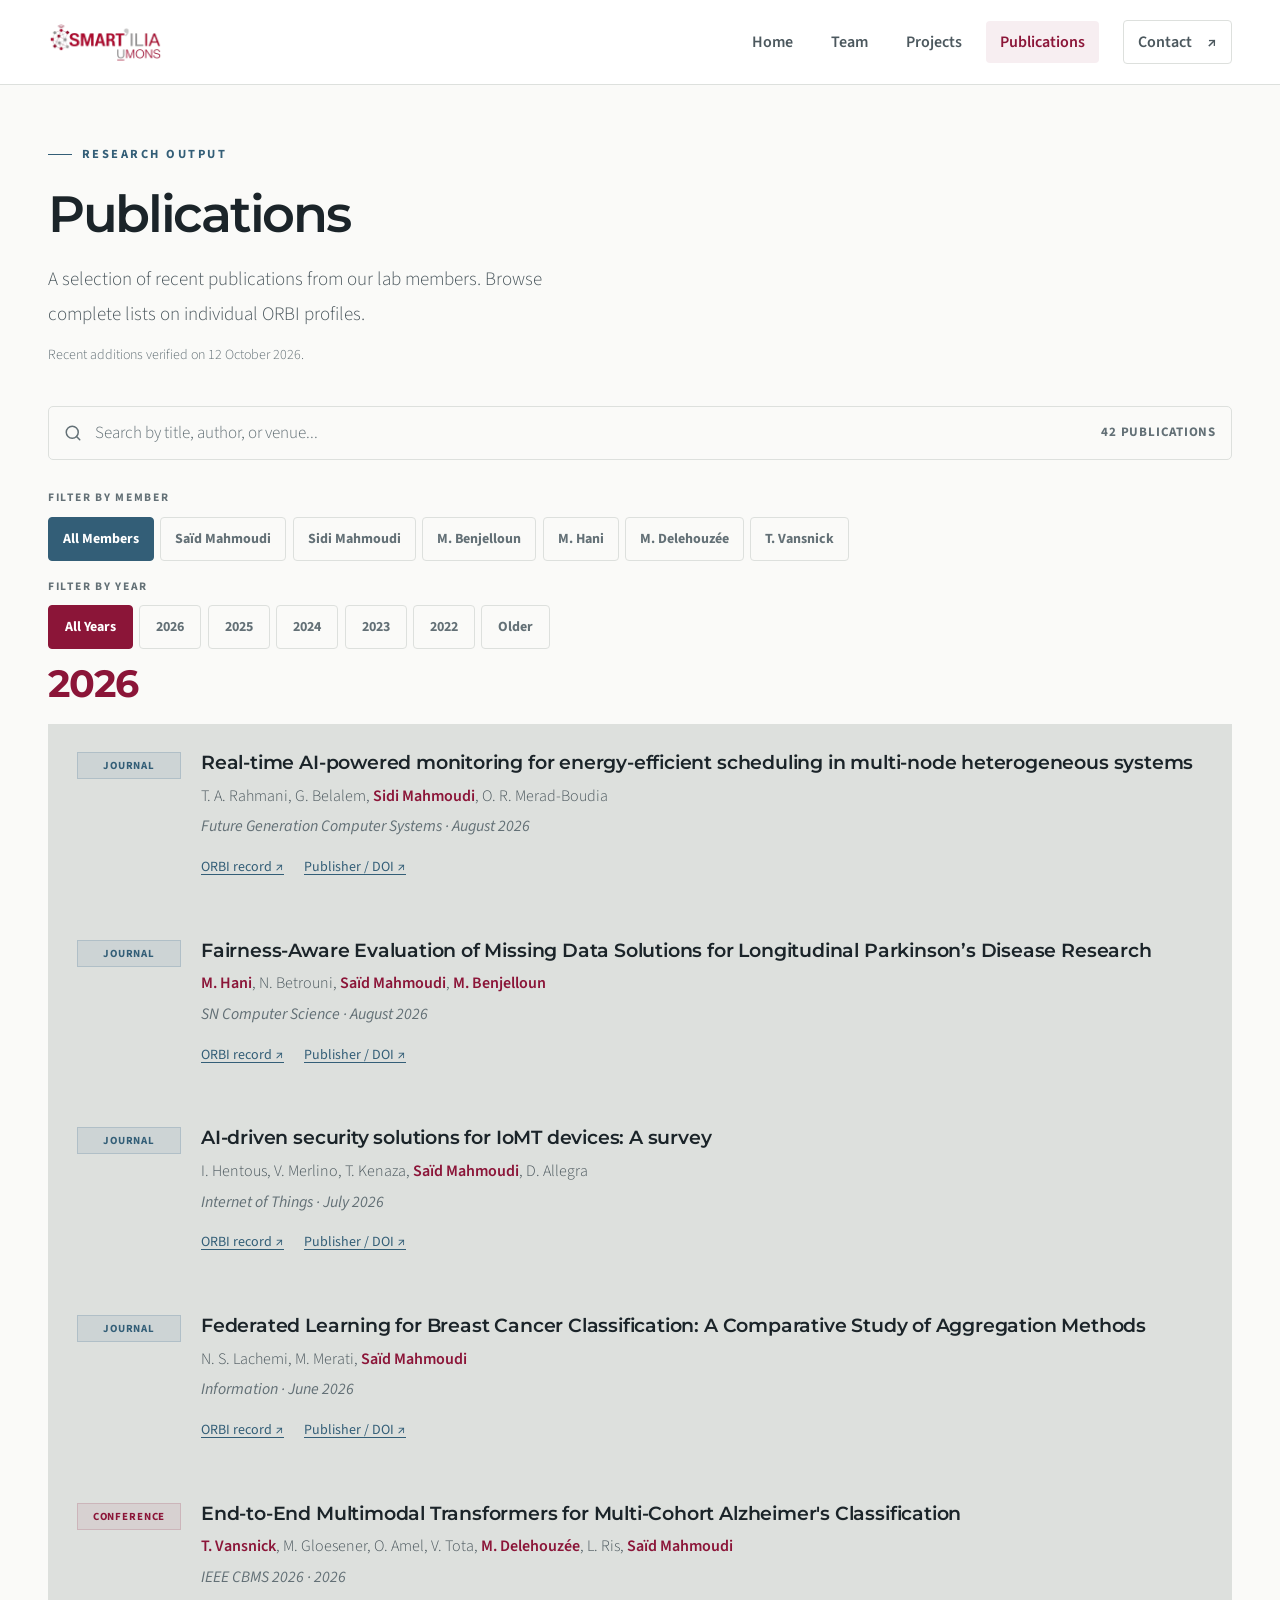
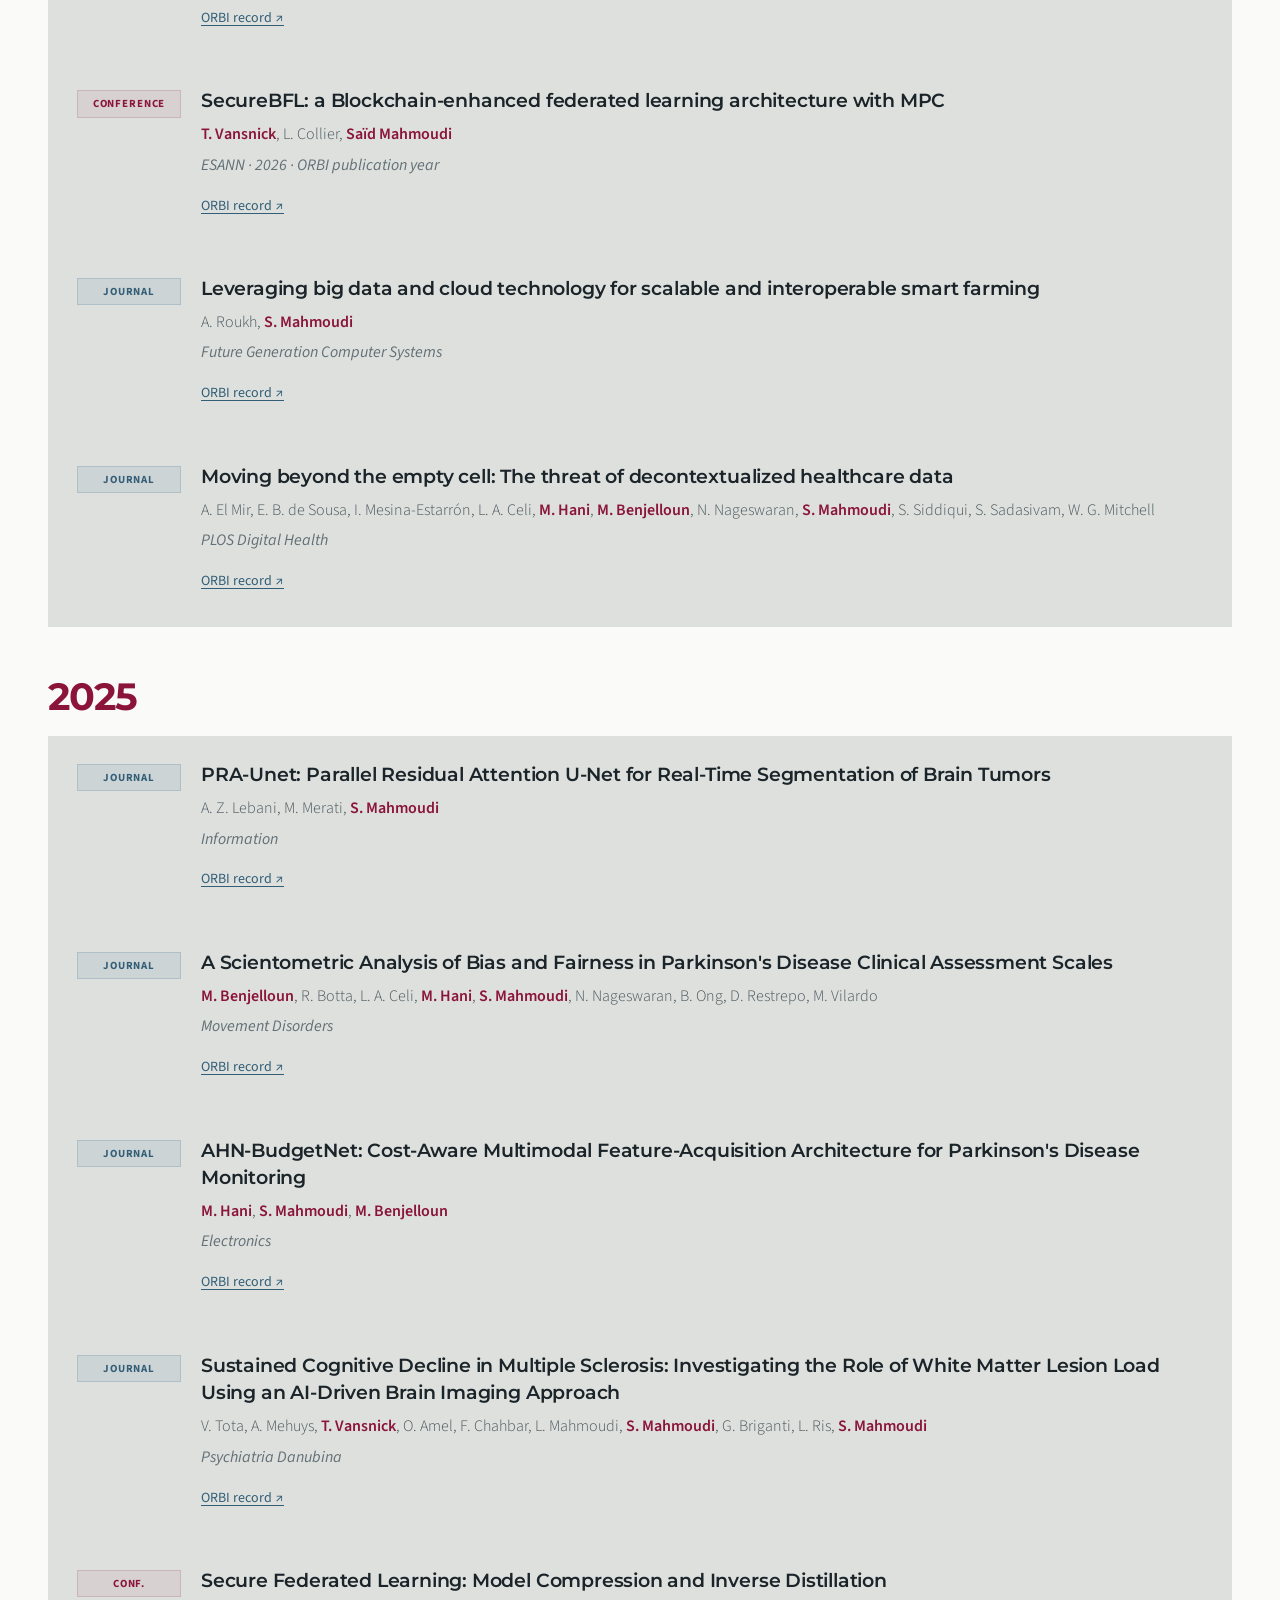
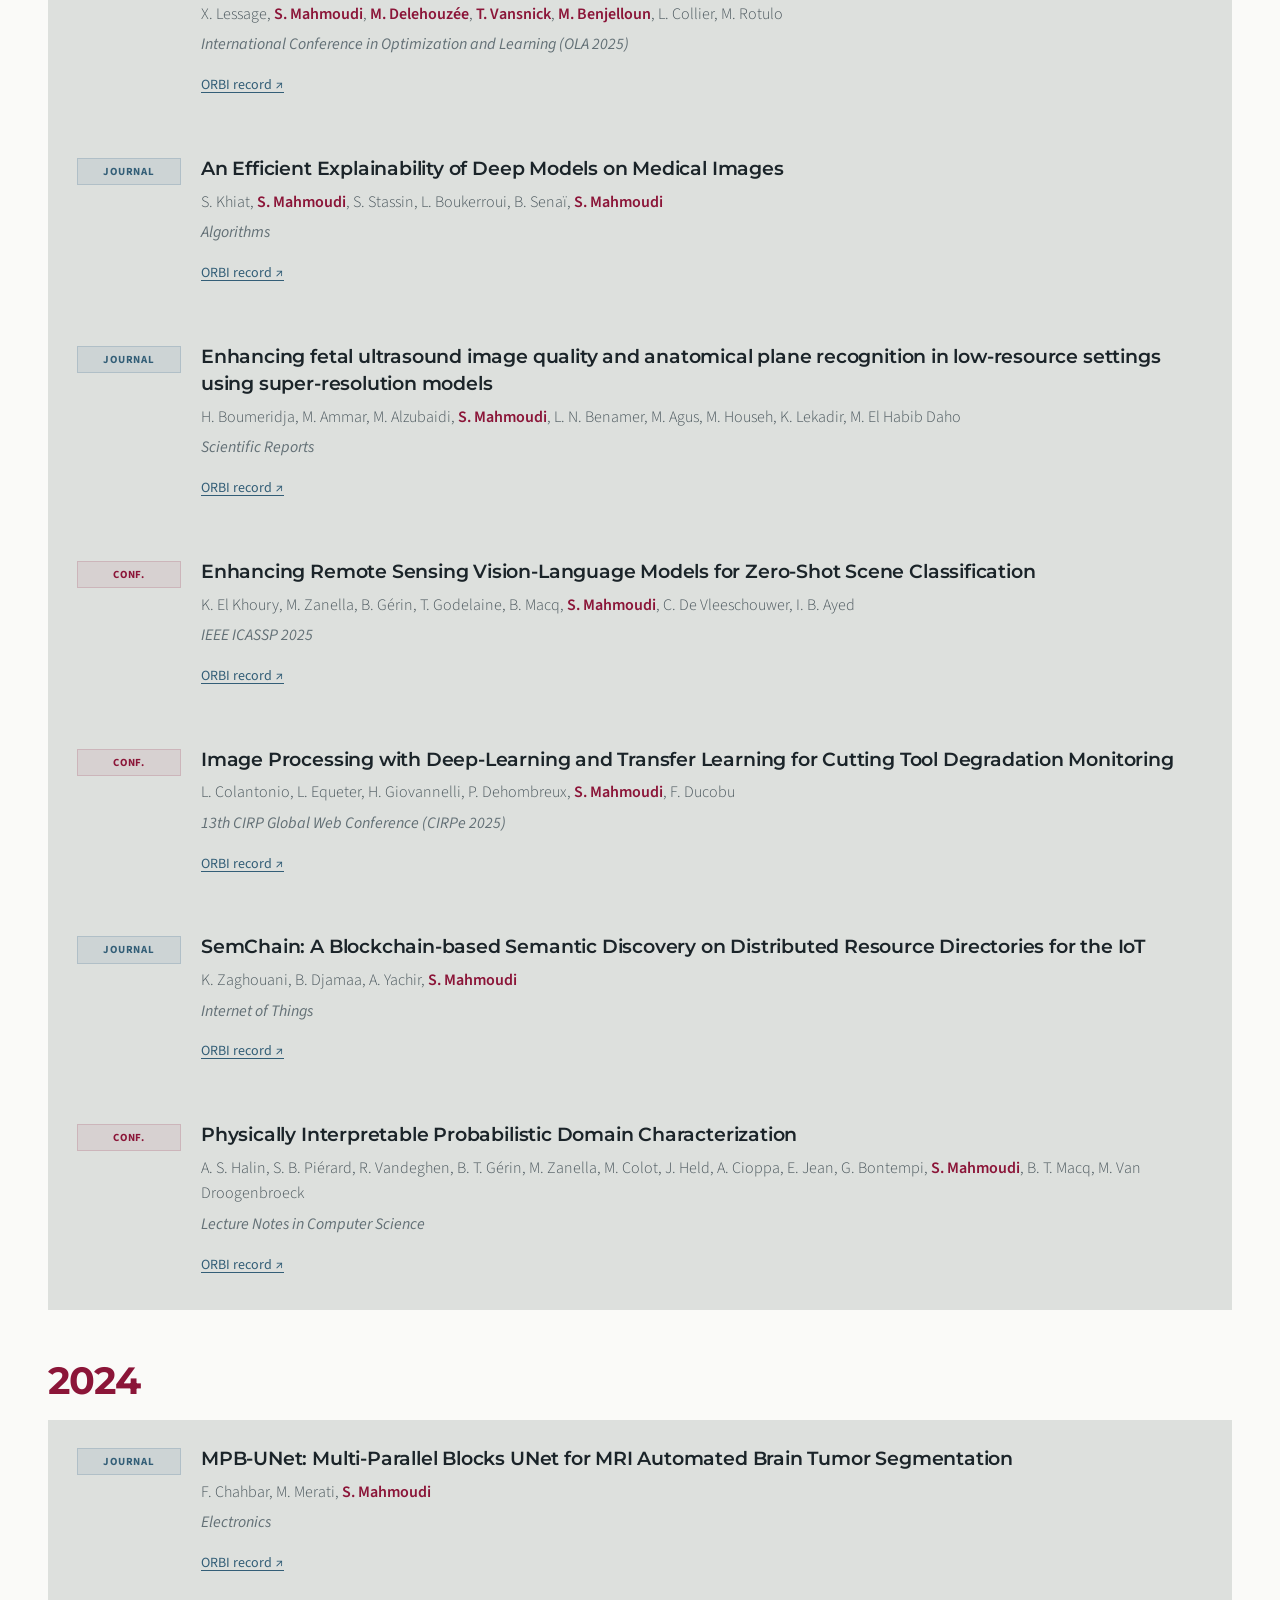
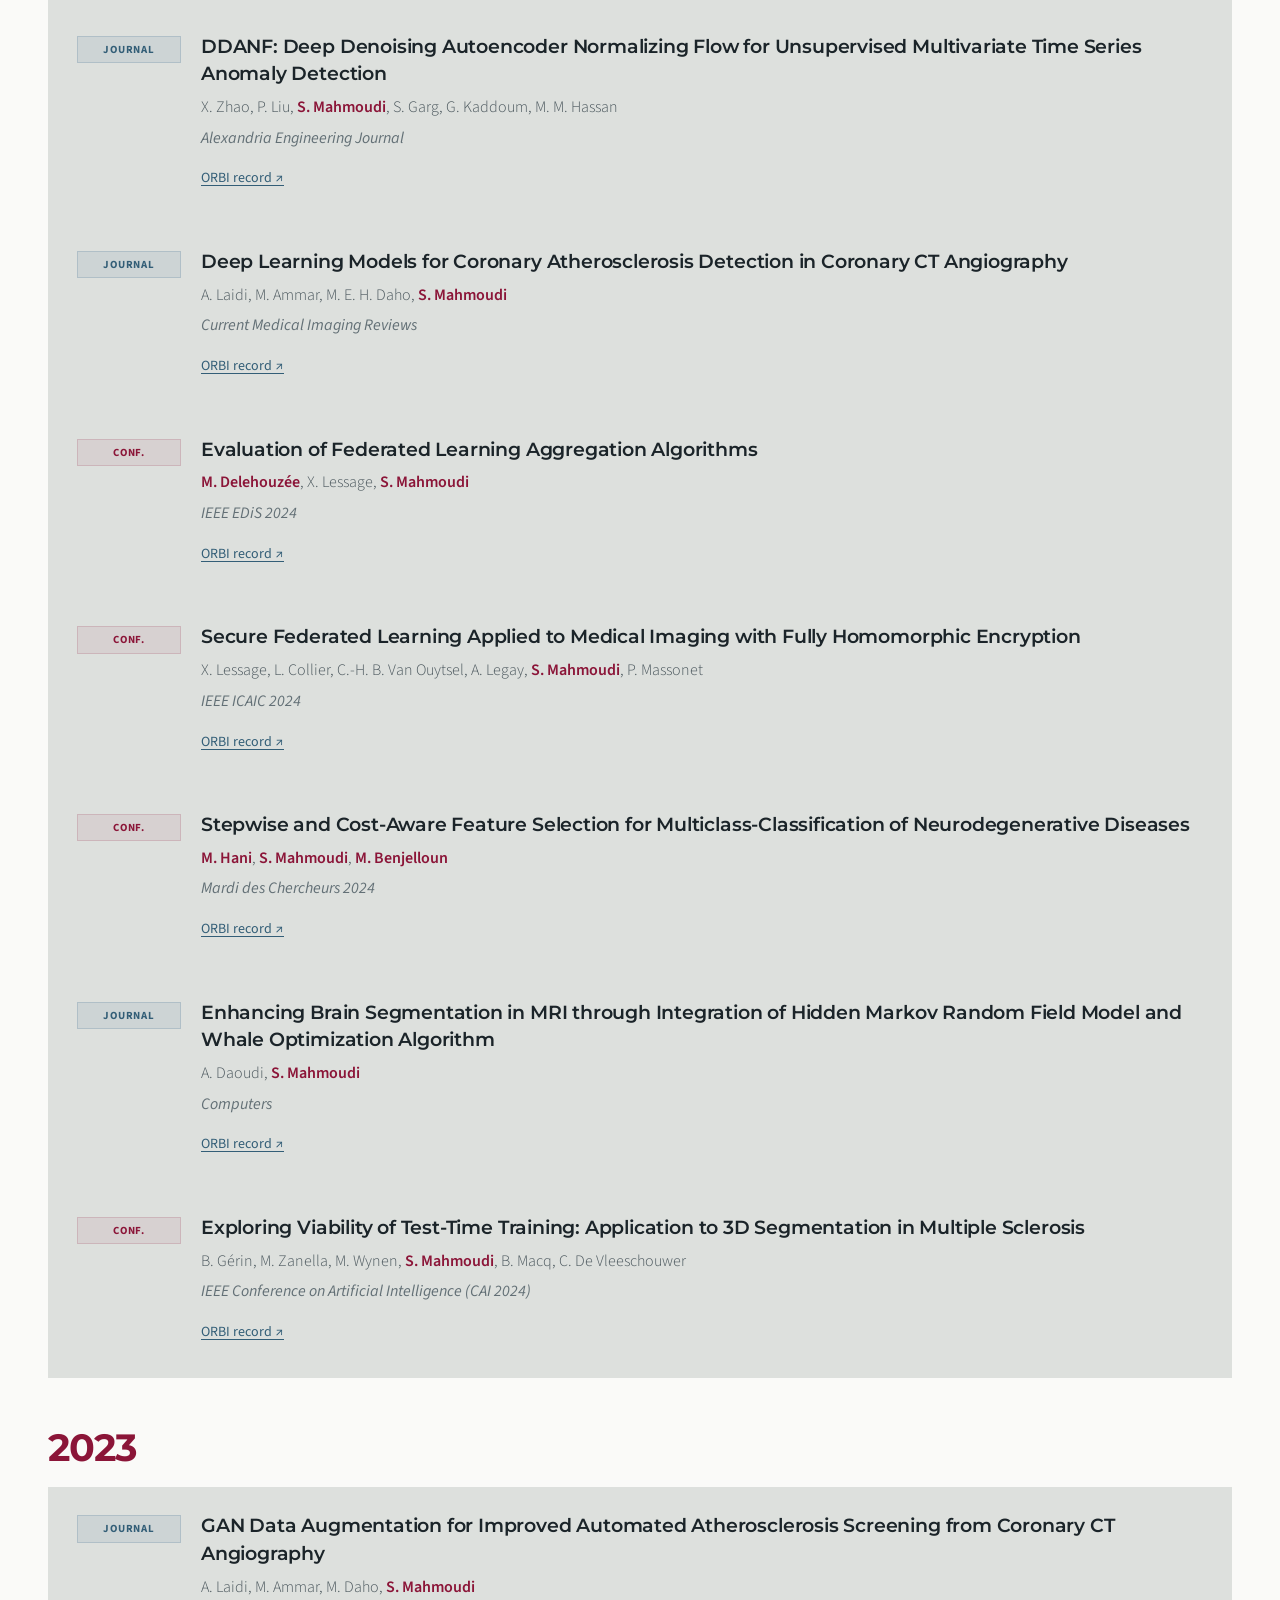
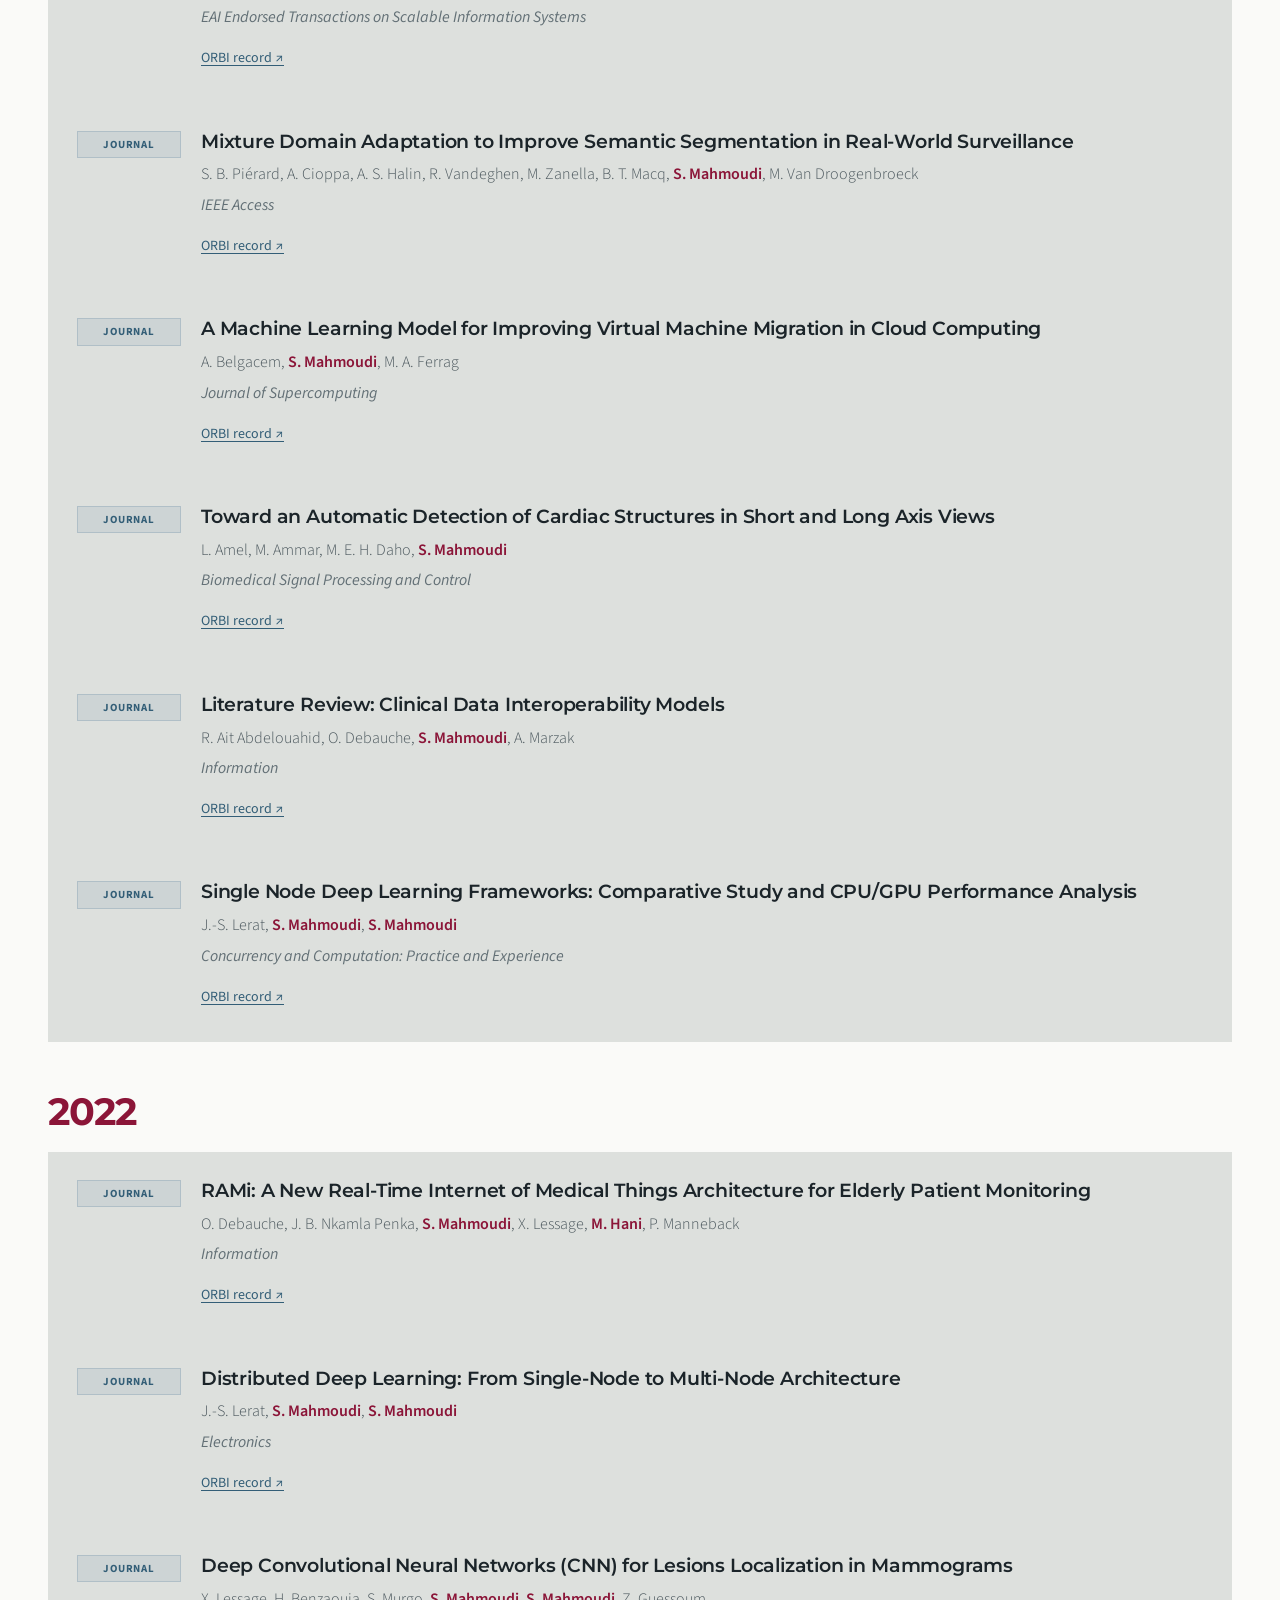
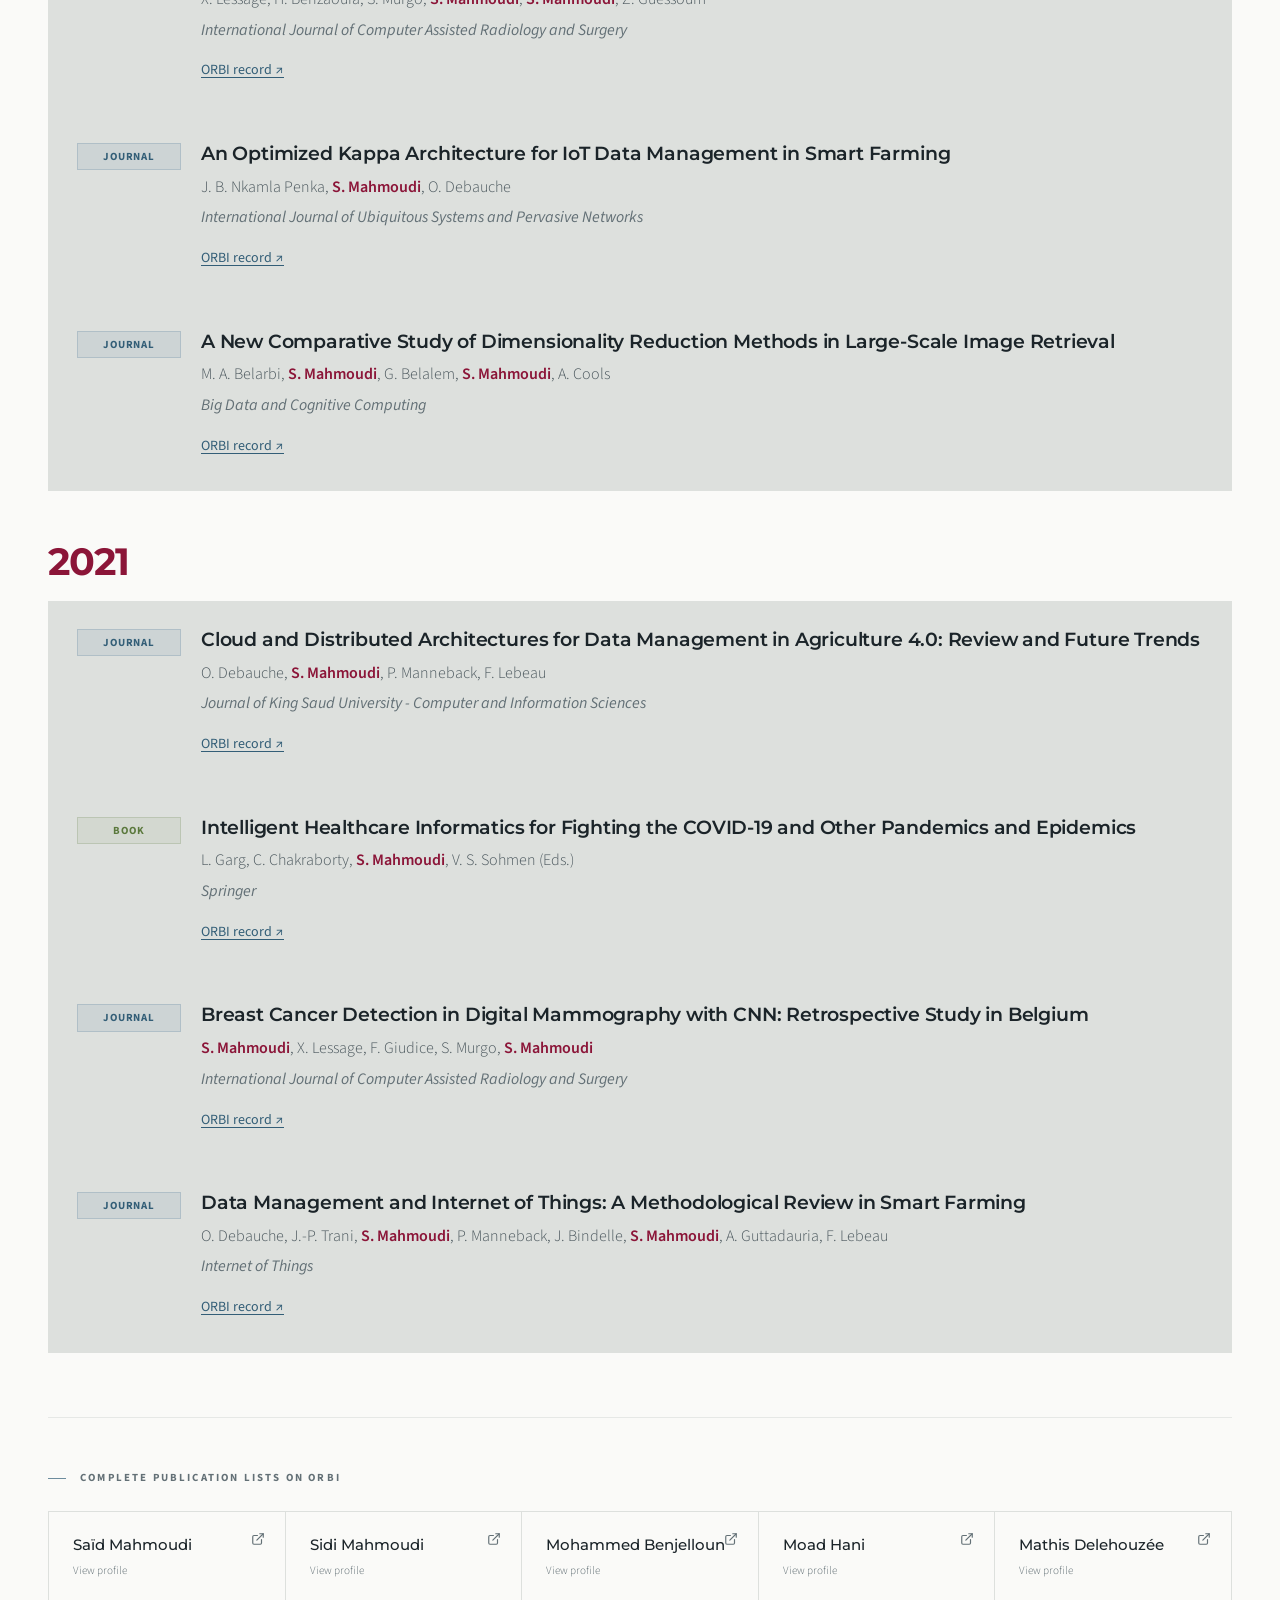
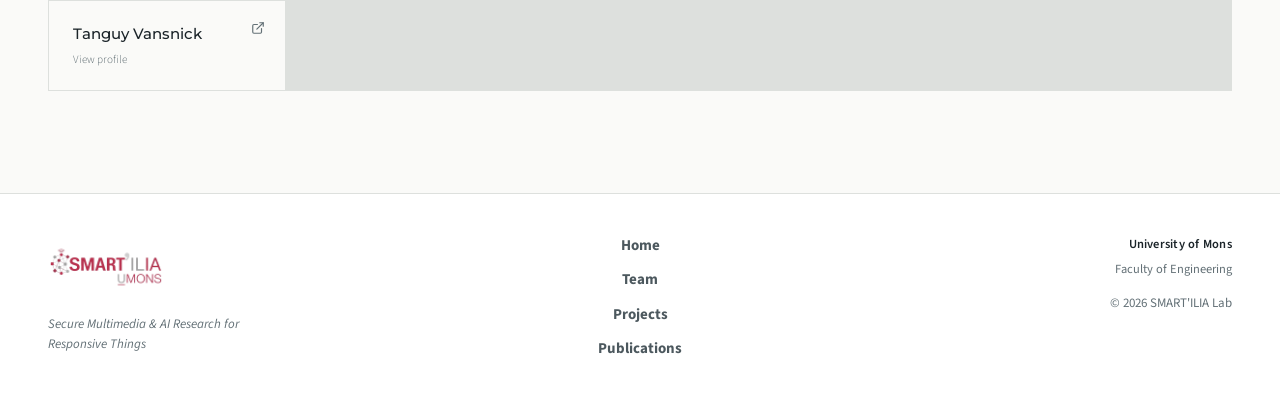
<file: publications.html>
<!DOCTYPE html>
<html lang="en">
<head>
    <meta charset="UTF-8">
    <meta name="viewport" content="width=device-width, initial-scale=1">
    <meta name="description" content="Publications from the SMART'ILIA lab — journals, conferences, and books in AI, machine learning, and intelligent systems.">
    <title>Publications — SMART'ILIA · UMONS</title>
    <link rel="icon" type="image/png" href="images/mini-logo-v2.png">
    <link rel="preconnect" href="https://fonts.googleapis.com">
    <link rel="preconnect" href="https://fonts.gstatic.com" crossorigin>
    <link rel="stylesheet" href="https://fonts.googleapis.com/css2?family=Montserrat:wght@400;500;600;700&family=Source+Sans+3:wght@400;500;600;700&display=swap">
    <link rel="stylesheet" href="css/style.css?v=4">
    <link rel="stylesheet" href="css/refresh.css?v=12">
    <script src="js/site.js" defer></script>
  <link rel="canonical" href="https://smartilia.com/publications.html">
  <meta property="og:type" content="website">
  <meta property="og:site_name" content="SMART’ILIA · University of Mons">
  <meta property="og:title" content="Publications — SMART&#x27;ILIA · UMONS">
  <meta property="og:description" content="Publications from the SMART&#x27;ILIA lab — journals, conferences, and books in AI, machine learning, and intelligent systems.">
  <meta property="og:url" content="https://smartilia.com/publications.html">
  <meta property="og:image" content="https://smartilia.com/images/smartilia-social-v1.png">
  <meta property="og:image:type" content="image/png">
  <meta property="og:image:width" content="1200">
  <meta property="og:image:height" content="627">
  <meta property="og:image:alt" content="SMART’ILIA at the University of Mons: AI for health, connected environments and secure systems.">
  <meta name="twitter:card" content="summary_large_image">
  <meta name="twitter:title" content="Publications — SMART&#x27;ILIA · UMONS">
  <meta name="twitter:description" content="Publications from the SMART&#x27;ILIA lab — journals, conferences, and books in AI, machine learning, and intelligent systems.">
  <meta name="twitter:image" content="https://smartilia.com/images/smartilia-social-v1.png">
  <meta name="twitter:image:alt" content="SMART’ILIA at the University of Mons: AI for health, connected environments and secure systems.">
</head>
<body>

<a href="#main" class="skip-link">Skip to content</a>

<!-- ── NAVIGATION ── -->
<nav id="navbar" class="nav-light" aria-label="Main navigation">
    <div class="nav-inner">
        <a href="index.html" class="nav-logo">
            <img src="images/logo-v2.webp" alt="SMART'ILIA">
        </a>
        <ul class="nav-links" id="navLinks">
            <li><a href="index.html">Home</a></li>
            <li><a href="team.html">Team</a></li>
            <li><a href="projects.html">Projects</a></li>
            <li><a href="publications.html" class="active" aria-current="page">Publications</a></li>
        <li><a href="index.html#contact" class="nav-contact">Contact <span aria-hidden="true">↗</span></a></li>
        </ul>
        <button class="nav-burger" id="burger" aria-label="Open menu" aria-controls="navLinks" aria-expanded="false">
            <span></span><span></span><span></span>
        </button>
    </div>
</nav>

<!-- ── PUBLICATIONS ── -->
<main id="main">
<div class="page page-publications">
    <div class="container">
        <div class="section-header">
            <div class="section-label"><span>Research Output</span></div>
            <h1 class="section-title">Publications</h1>
            <p class="section-subtitle">
                A selection of recent publications from our lab members.
                Browse complete lists on individual ORBI profiles.
                <span class="source-note">Recent additions verified on 12 October 2026.</span>
            </p>
        </div>

        <!-- ── Search bar ── -->
        <div class="pub-search-wrap">
            <svg class="pub-search-icon" viewBox="0 0 24 24" fill="none" stroke="currentColor" stroke-width="2" stroke-linecap="round" stroke-linejoin="round"><circle cx="11" cy="11" r="8"/><path d="m21 21-4.3-4.3"/></svg>
            <label for="pubSearch" class="sr-only">Search publications by title, author or venue</label>
            <input type="search" id="pubSearch" class="pub-search" placeholder="Search by title, author, or venue...">
            <span class="pub-search-count" id="pubCount" aria-live="polite" aria-atomic="true"></span>
        </div>

        <!-- ── Member filters ── -->
        <div class="pub-filters-section">
            <div class="pub-filters-label">Filter by member</div>
            <div class="pub-filters pub-member-filters" id="memberFilters">
                <button class="pub-filter pub-filter--member active" data-member="all">All Members</button>
                <button class="pub-filter pub-filter--member" data-member="530027">Saïd Mahmoudi</button>
                <button class="pub-filter pub-filter--member" data-member="530391">Sidi Mahmoudi</button>
                <button class="pub-filter pub-filter--member" data-member="530248">M. Benjelloun</button>
                <button class="pub-filter pub-filter--member" data-member="536798">M. Hani</button>
                <button class="pub-filter pub-filter--member" data-member="535975">M. Delehouzée</button>
                <button class="pub-filter pub-filter--member" data-member="536246">T. Vansnick</button>
            </div>
        </div>

        <!-- ── Year filters ── -->
        <div class="pub-filters-section">
            <div class="pub-filters-label">Filter by year</div>
            <div class="pub-filters pub-year-filters" id="yearFilters">
                <button class="pub-filter active" data-filter="all">All Years</button>
                <button class="pub-filter" data-filter="2026">2026</button>
                <button class="pub-filter" data-filter="2025">2025</button>
                <button class="pub-filter" data-filter="2024">2024</button>
                <button class="pub-filter" data-filter="2023">2023</button>
                <button class="pub-filter" data-filter="2022">2022</button>
                <button class="pub-filter" data-filter="older">Older</button>
            </div>
        </div>

<div id="pubEmpty" class="pub-empty" hidden><h2>No matching publications</h2><p>Try another search term or clear the member and year filters.</p><button type="button" class="pub-reset" id="pubReset">Clear all filters</button></div>
        <!-- ══ 2026 ══ -->
        <div class="pub-year-group" data-year="2026">
            <h2 class="pub-year-label">2026</h2>
            <div class="pub-list">
<!-- RECENT_ORBI_START -->
<div class="pub-item" id="pub-55665" data-anim><div class="pub-type pub-type--journal">Journal</div><div class="pub-body"><h3 class="pub-title"><a href="https://orbi.umons.ac.be/handle/20.500.12907/55665">Real-time AI-powered monitoring for energy-efficient scheduling in multi-node heterogeneous systems</a></h3><div class="pub-authors">T. A. Rahmani, G. Belalem, <a href="https://orbi.umons.ac.be/profile?uid=530391" class="pub-member">Sidi Mahmoudi</a>, O. R. Merad-Boudia</div><div class="pub-venue">Future Generation Computer Systems · August 2026</div><div class="pub-record-links"><a href="https://orbi.umons.ac.be/handle/20.500.12907/55665">ORBI record ↗</a><a href="https://doi.org/10.1016/j.future.2026.108428">Publisher / DOI ↗</a></div></div></div>
<div class="pub-item" id="pub-56536" data-anim><div class="pub-type pub-type--journal">Journal</div><div class="pub-body"><h3 class="pub-title"><a href="https://orbi.umons.ac.be/handle/20.500.12907/56536">Fairness-Aware Evaluation of Missing Data Solutions for Longitudinal Parkinson’s Disease Research</a></h3><div class="pub-authors"><a href="https://orbi.umons.ac.be/profile?uid=536798" class="pub-member">M. Hani</a>, N. Betrouni, <a href="https://orbi.umons.ac.be/profile?uid=530027" class="pub-member">Saïd Mahmoudi</a>, <a href="https://orbi.umons.ac.be/profile?uid=530248" class="pub-member">M. Benjelloun</a></div><div class="pub-venue">SN Computer Science · August 2026</div><div class="pub-record-links"><a href="https://orbi.umons.ac.be/handle/20.500.12907/56536">ORBI record ↗</a><a href="https://doi.org/10.1007/s42979-026-05191-2">Publisher / DOI ↗</a></div></div></div>
<div class="pub-item" id="pub-56535" data-anim><div class="pub-type pub-type--journal">Journal</div><div class="pub-body"><h3 class="pub-title"><a href="https://orbi.umons.ac.be/handle/20.500.12907/56535">AI-driven security solutions for IoMT devices: A survey</a></h3><div class="pub-authors">I. Hentous, V. Merlino, T. Kenaza, <a href="https://orbi.umons.ac.be/profile?uid=530027" class="pub-member">Saïd Mahmoudi</a>, D. Allegra</div><div class="pub-venue">Internet of Things · July 2026</div><div class="pub-record-links"><a href="https://orbi.umons.ac.be/handle/20.500.12907/56535">ORBI record ↗</a><a href="https://doi.org/10.1016/j.iot.2026.101991">Publisher / DOI ↗</a></div></div></div>
<div class="pub-item" id="pub-56534" data-anim><div class="pub-type pub-type--journal">Journal</div><div class="pub-body"><h3 class="pub-title"><a href="https://orbi.umons.ac.be/handle/20.500.12907/56534">Federated Learning for Breast Cancer Classification: A Comparative Study of Aggregation Methods</a></h3><div class="pub-authors">N. S. Lachemi, M. Merati, <a href="https://orbi.umons.ac.be/profile?uid=530027" class="pub-member">Saïd Mahmoudi</a></div><div class="pub-venue">Information · June 2026</div><div class="pub-record-links"><a href="https://orbi.umons.ac.be/handle/20.500.12907/56534">ORBI record ↗</a><a href="https://doi.org/10.3390/info17060545">Publisher / DOI ↗</a></div></div></div>
<div class="pub-item" id="pub-56733" data-anim><div class="pub-type pub-type--conf">Conference</div><div class="pub-body"><h3 class="pub-title"><a href="https://orbi.umons.ac.be/handle/20.500.12907/56733">End-to-End Multimodal Transformers for Multi-Cohort Alzheimer&#x27;s Classification</a></h3><div class="pub-authors"><a href="https://orbi.umons.ac.be/profile?uid=536246" class="pub-member">T. Vansnick</a>, M. Gloesener, O. Amel, V. Tota, <a href="https://orbi.umons.ac.be/profile?uid=535975" class="pub-member">M. Delehouzée</a>, L. Ris, <a href="https://orbi.umons.ac.be/profile?uid=530027" class="pub-member">Saïd Mahmoudi</a></div><div class="pub-venue">IEEE CBMS 2026 · 2026</div><div class="pub-record-links"><a href="https://orbi.umons.ac.be/handle/20.500.12907/56733">ORBI record ↗</a></div></div></div>
<div class="pub-item" id="pub-55901" data-anim><div class="pub-type pub-type--conf">Conference</div><div class="pub-body"><h3 class="pub-title"><a href="https://orbi.umons.ac.be/handle/20.500.12907/55901">SecureBFL: a Blockchain-enhanced federated learning architecture with MPC</a></h3><div class="pub-authors"><a href="https://orbi.umons.ac.be/profile?uid=536246" class="pub-member">T. Vansnick</a>, L. Collier, <a href="https://orbi.umons.ac.be/profile?uid=530027" class="pub-member">Saïd Mahmoudi</a></div><div class="pub-venue">ESANN · 2026 · ORBI publication year</div><div class="pub-record-links"><a href="https://orbi.umons.ac.be/handle/20.500.12907/55901">ORBI record ↗</a></div></div></div>
<!-- RECENT_ORBI_END -->

                <div class="pub-item" data-anim>
                    <div class="pub-type pub-type--journal">Journal</div>
                    <div class="pub-body">
                        <h3 class="pub-title"><a href="https://orbi.umons.ac.be/handle/20.500.12907/54810">Leveraging big data and cloud technology for scalable and interoperable smart farming</a></h3>
                        <div class="pub-authors">A. Roukh, <a href="https://orbi.umons.ac.be/profile?uid=530027" class="pub-member">S. Mahmoudi</a></div>
                        <div class="pub-venue">Future Generation Computer Systems</div>
                        <div class="pub-record-links"><a href="https://orbi.umons.ac.be/handle/20.500.12907/54810">ORBI record ↗</a></div>
                    </div>
                </div>

                <div class="pub-item" data-anim>
                    <div class="pub-type pub-type--journal">Journal</div>
                    <div class="pub-body">
                        <h3 class="pub-title"><a href="https://orbi.umons.ac.be/handle/20.500.12907/55692">Moving beyond the empty cell: The threat of decontextualized healthcare data</a></h3>
                        <div class="pub-authors">A. El Mir, E. B. de Sousa, I. Mesina-Estarrón, L. A. Celi, <a href="https://orbi.umons.ac.be/profile?uid=536798" class="pub-member">M. Hani</a>, <a href="https://orbi.umons.ac.be/profile?uid=530248" class="pub-member">M. Benjelloun</a>, N. Nageswaran, <a href="https://orbi.umons.ac.be/profile?uid=530027" class="pub-member">S. Mahmoudi</a>, S. Siddiqui, S. Sadasivam, W. G. Mitchell</div>
                        <div class="pub-venue">PLOS Digital Health</div>
                        <div class="pub-record-links"><a href="https://orbi.umons.ac.be/handle/20.500.12907/55692">ORBI record ↗</a></div>
                    </div>
                </div>

            </div>
        </div>

        <!-- ══ 2025 ══ -->
        <div class="pub-year-group" data-year="2025">
            <h2 class="pub-year-label">2025</h2>
            <div class="pub-list">

                <div class="pub-item" data-anim>
                    <div class="pub-type pub-type--journal">Journal</div>
                    <div class="pub-body">
                        <h3 class="pub-title"><a href="https://orbi.umons.ac.be/handle/20.500.12907/55390">PRA-Unet: Parallel Residual Attention U-Net for Real-Time Segmentation of Brain Tumors</a></h3>
                        <div class="pub-authors">A. Z. Lebani, M. Merati, <a href="https://orbi.umons.ac.be/profile?uid=530027" class="pub-member">S. Mahmoudi</a></div>
                        <div class="pub-venue">Information</div>
                        <div class="pub-record-links"><a href="https://orbi.umons.ac.be/handle/20.500.12907/55390">ORBI record ↗</a></div>
                    </div>
                </div>

                <div class="pub-item" data-anim>
                    <div class="pub-type pub-type--journal">Journal</div>
                    <div class="pub-body">
                        <h3 class="pub-title"><a href="https://orbi.umons.ac.be/handle/20.500.12907/54715">A Scientometric Analysis of Bias and Fairness in Parkinson's Disease Clinical Assessment Scales</a></h3>
                        <div class="pub-authors"><a href="https://orbi.umons.ac.be/profile?uid=530248" class="pub-member">M. Benjelloun</a>, R. Botta, L. A. Celi, <a href="https://orbi.umons.ac.be/profile?uid=536798" class="pub-member">M. Hani</a>, <a href="https://orbi.umons.ac.be/profile?uid=530027" class="pub-member">S. Mahmoudi</a>, N. Nageswaran, B. Ong, D. Restrepo, M. Vilardo</div>
                        <div class="pub-venue">Movement Disorders</div>
                        <div class="pub-record-links"><a href="https://orbi.umons.ac.be/handle/20.500.12907/54715">ORBI record ↗</a></div>
                    </div>
                </div>

                <div class="pub-item" data-anim>
                    <div class="pub-type pub-type--journal">Journal</div>
                    <div class="pub-body">
                        <h3 class="pub-title"><a href="https://orbi.umons.ac.be/handle/20.500.12907/54720">AHN-BudgetNet: Cost-Aware Multimodal Feature-Acquisition Architecture for Parkinson's Disease Monitoring</a></h3>
                        <div class="pub-authors"><a href="https://orbi.umons.ac.be/profile?uid=536798" class="pub-member">M. Hani</a>, <a href="https://orbi.umons.ac.be/profile?uid=530027" class="pub-member">S. Mahmoudi</a>, <a href="https://orbi.umons.ac.be/profile?uid=530248" class="pub-member">M. Benjelloun</a></div>
                        <div class="pub-venue">Electronics</div>
                        <div class="pub-record-links"><a href="https://orbi.umons.ac.be/handle/20.500.12907/54720">ORBI record ↗</a></div>
                    </div>
                </div>

                <div class="pub-item" data-anim>
                    <div class="pub-type pub-type--journal">Journal</div>
                    <div class="pub-body">
                        <h3 class="pub-title"><a href="https://orbi.umons.ac.be/handle/20.500.12907/53267">Sustained Cognitive Decline in Multiple Sclerosis: Investigating the Role of White Matter Lesion Load Using an AI-Driven Brain Imaging Approach</a></h3>
                        <div class="pub-authors">V. Tota, A. Mehuys, <a href="https://orbi.umons.ac.be/profile?uid=536246" class="pub-member">T. Vansnick</a>, O. Amel, F. Chahbar, L. Mahmoudi, <a href="https://orbi.umons.ac.be/profile?uid=530027" class="pub-member">S. Mahmoudi</a>, G. Briganti, L. Ris, <a href="https://orbi.umons.ac.be/profile?uid=530391" class="pub-member">S. Mahmoudi</a></div>
                        <div class="pub-venue">Psychiatria Danubina</div>
                        <div class="pub-record-links"><a href="https://orbi.umons.ac.be/handle/20.500.12907/53267">ORBI record ↗</a></div>
                    </div>
                </div>

                <div class="pub-item" data-anim>
                    <div class="pub-type pub-type--conf">Conf.</div>
                    <div class="pub-body">
                        <h3 class="pub-title"><a href="https://orbi.umons.ac.be/handle/20.500.12907/55403">Secure Federated Learning: Model Compression and Inverse Distillation</a></h3>
                        <div class="pub-authors">X. Lessage, <a href="https://orbi.umons.ac.be/profile?uid=530027" class="pub-member">S. Mahmoudi</a>, <a href="https://orbi.umons.ac.be/profile?uid=535975" class="pub-member">M. Delehouzée</a>, <a href="https://orbi.umons.ac.be/profile?uid=536246" class="pub-member">T. Vansnick</a>, <a href="https://orbi.umons.ac.be/profile?uid=530248" class="pub-member">M. Benjelloun</a>, L. Collier, M. Rotulo</div>
                        <div class="pub-venue">International Conference in Optimization and Learning (OLA 2025)</div>
                        <div class="pub-record-links"><a href="https://orbi.umons.ac.be/handle/20.500.12907/55403">ORBI record ↗</a></div>
                    </div>
                </div>

                <div class="pub-item" data-anim>
                    <div class="pub-type pub-type--journal">Journal</div>
                    <div class="pub-body">
                        <h3 class="pub-title"><a href="https://orbi.umons.ac.be/handle/20.500.12907/52236">An Efficient Explainability of Deep Models on Medical Images</a></h3>
                        <div class="pub-authors">S. Khiat, <a href="https://orbi.umons.ac.be/profile?uid=530027" class="pub-member">S. Mahmoudi</a>, S. Stassin, L. Boukerroui, B. Senaï, <a href="https://orbi.umons.ac.be/profile?uid=530391" class="pub-member">S. Mahmoudi</a></div>
                        <div class="pub-venue">Algorithms</div>
                        <div class="pub-record-links"><a href="https://orbi.umons.ac.be/handle/20.500.12907/52236">ORBI record ↗</a></div>
                    </div>
                </div>

                <div class="pub-item" data-anim>
                    <div class="pub-type pub-type--journal">Journal</div>
                    <div class="pub-body">
                        <h3 class="pub-title"><a href="https://orbi.umons.ac.be/handle/20.500.12907/55400">Enhancing fetal ultrasound image quality and anatomical plane recognition in low-resource settings using super-resolution models</a></h3>
                        <div class="pub-authors">H. Boumeridja, M. Ammar, M. Alzubaidi, <a href="https://orbi.umons.ac.be/profile?uid=530027" class="pub-member">S. Mahmoudi</a>, L. N. Benamer, M. Agus, M. Househ, K. Lekadir, M. El Habib Daho</div>
                        <div class="pub-venue">Scientific Reports</div>
                        <div class="pub-record-links"><a href="https://orbi.umons.ac.be/handle/20.500.12907/55400">ORBI record ↗</a></div>
                    </div>
                </div>

                <div class="pub-item" data-anim>
                    <div class="pub-type pub-type--conf">Conf.</div>
                    <div class="pub-body">
                        <h3 class="pub-title"><a href="https://orbi.umons.ac.be/handle/20.500.12907/55398">Enhancing Remote Sensing Vision-Language Models for Zero-Shot Scene Classification</a></h3>
                        <div class="pub-authors">K. El Khoury, M. Zanella, B. Gérin, T. Godelaine, B. Macq, <a href="https://orbi.umons.ac.be/profile?uid=530027" class="pub-member">S. Mahmoudi</a>, C. De Vleeschouwer, I. B. Ayed</div>
                        <div class="pub-venue">IEEE ICASSP 2025</div>
                        <div class="pub-record-links"><a href="https://orbi.umons.ac.be/handle/20.500.12907/55398">ORBI record ↗</a></div>
                    </div>
                </div>

                <div class="pub-item" data-anim>
                    <div class="pub-type pub-type--conf">Conf.</div>
                    <div class="pub-body">
                        <h3 class="pub-title"><a href="https://orbi.umons.ac.be/handle/20.500.12907/54236">Image Processing with Deep-Learning and Transfer Learning for Cutting Tool Degradation Monitoring</a></h3>
                        <div class="pub-authors">L. Colantonio, L. Equeter, H. Giovannelli, P. Dehombreux, <a href="https://orbi.umons.ac.be/profile?uid=530027" class="pub-member">S. Mahmoudi</a>, F. Ducobu</div>
                        <div class="pub-venue">13th CIRP Global Web Conference (CIRPe 2025)</div>
                        <div class="pub-record-links"><a href="https://orbi.umons.ac.be/handle/20.500.12907/54236">ORBI record ↗</a></div>
                    </div>
                </div>

                <div class="pub-item" data-anim>
                    <div class="pub-type pub-type--journal">Journal</div>
                    <div class="pub-body">
                        <h3 class="pub-title"><a href="https://orbi.umons.ac.be/handle/20.500.12907/55399">SemChain: A Blockchain-based Semantic Discovery on Distributed Resource Directories for the IoT</a></h3>
                        <div class="pub-authors">K. Zaghouani, B. Djamaa, A. Yachir, <a href="https://orbi.umons.ac.be/profile?uid=530027" class="pub-member">S. Mahmoudi</a></div>
                        <div class="pub-venue">Internet of Things</div>
                        <div class="pub-record-links"><a href="https://orbi.umons.ac.be/handle/20.500.12907/55399">ORBI record ↗</a></div>
                    </div>
                </div>

                <div class="pub-item" data-anim>
                    <div class="pub-type pub-type--conf">Conf.</div>
                    <div class="pub-body">
                        <h3 class="pub-title"><a href="https://orbi.umons.ac.be/handle/20.500.12907/51506">Physically Interpretable Probabilistic Domain Characterization</a></h3>
                        <div class="pub-authors">A. S. Halin, S. B. Piérard, R. Vandeghen, B. T. Gérin, M. Zanella, M. Colot, J. Held, A. Cioppa, E. Jean, G. Bontempi, <a href="https://orbi.umons.ac.be/profile?uid=530027" class="pub-member">S. Mahmoudi</a>, B. T. Macq, M. Van Droogenbroeck</div>
                        <div class="pub-venue">Lecture Notes in Computer Science</div>
                        <div class="pub-record-links"><a href="https://orbi.umons.ac.be/handle/20.500.12907/51506">ORBI record ↗</a></div>
                    </div>
                </div>

            </div>
        </div>

        <!-- ══ 2024 ══ -->
        <div class="pub-year-group" data-year="2024">
            <h2 class="pub-year-label">2024</h2>
            <div class="pub-list">

                <div class="pub-item" data-anim>
                    <div class="pub-type pub-type--journal">Journal</div>
                    <div class="pub-body">
                        <h3 class="pub-title"><a href="https://orbi.umons.ac.be/handle/20.500.12907/51494">MPB-UNet: Multi-Parallel Blocks UNet for MRI Automated Brain Tumor Segmentation</a></h3>
                        <div class="pub-authors">F. Chahbar, M. Merati, <a href="https://orbi.umons.ac.be/profile?uid=530027" class="pub-member">S. Mahmoudi</a></div>
                        <div class="pub-venue">Electronics</div>
                        <div class="pub-record-links"><a href="https://orbi.umons.ac.be/handle/20.500.12907/51494">ORBI record ↗</a></div>
                    </div>
                </div>

                <div class="pub-item" data-anim>
                    <div class="pub-type pub-type--journal">Journal</div>
                    <div class="pub-body">
                        <h3 class="pub-title"><a href="https://orbi.umons.ac.be/handle/20.500.12907/51452">DDANF: Deep Denoising Autoencoder Normalizing Flow for Unsupervised Multivariate Time Series Anomaly Detection</a></h3>
                        <div class="pub-authors">X. Zhao, P. Liu, <a href="https://orbi.umons.ac.be/profile?uid=530027" class="pub-member">S. Mahmoudi</a>, S. Garg, G. Kaddoum, M. M. Hassan</div>
                        <div class="pub-venue">Alexandria Engineering Journal</div>
                        <div class="pub-record-links"><a href="https://orbi.umons.ac.be/handle/20.500.12907/51452">ORBI record ↗</a></div>
                    </div>
                </div>

                <div class="pub-item" data-anim>
                    <div class="pub-type pub-type--journal">Journal</div>
                    <div class="pub-body">
                        <h3 class="pub-title"><a href="https://orbi.umons.ac.be/handle/20.500.12907/44632">Deep Learning Models for Coronary Atherosclerosis Detection in Coronary CT Angiography</a></h3>
                        <div class="pub-authors">A. Laidi, M. Ammar, M. E. H. Daho, <a href="https://orbi.umons.ac.be/profile?uid=530027" class="pub-member">S. Mahmoudi</a></div>
                        <div class="pub-venue">Current Medical Imaging Reviews</div>
                        <div class="pub-record-links"><a href="https://orbi.umons.ac.be/handle/20.500.12907/44632">ORBI record ↗</a></div>
                    </div>
                </div>

                <div class="pub-item" data-anim>
                    <div class="pub-type pub-type--conf">Conf.</div>
                    <div class="pub-body">
                        <h3 class="pub-title"><a href="https://orbi.umons.ac.be/handle/20.500.12907/50504">Evaluation of Federated Learning Aggregation Algorithms</a></h3>
                        <div class="pub-authors"><a href="https://orbi.umons.ac.be/profile?uid=535975" class="pub-member">M. Delehouzée</a>, X. Lessage, <a href="https://orbi.umons.ac.be/profile?uid=530027" class="pub-member">S. Mahmoudi</a></div>
                        <div class="pub-venue">IEEE EDiS 2024</div>
                        <div class="pub-record-links"><a href="https://orbi.umons.ac.be/handle/20.500.12907/50504">ORBI record ↗</a></div>
                    </div>
                </div>

                <div class="pub-item" data-anim>
                    <div class="pub-type pub-type--conf">Conf.</div>
                    <div class="pub-body">
                        <h3 class="pub-title"><a href="https://orbi.umons.ac.be/handle/20.500.12907/51465">Secure Federated Learning Applied to Medical Imaging with Fully Homomorphic Encryption</a></h3>
                        <div class="pub-authors">X. Lessage, L. Collier, C.-H. B. Van Ouytsel, A. Legay, <a href="https://orbi.umons.ac.be/profile?uid=530027" class="pub-member">S. Mahmoudi</a>, P. Massonet</div>
                        <div class="pub-venue">IEEE ICAIC 2024</div>
                        <div class="pub-record-links"><a href="https://orbi.umons.ac.be/handle/20.500.12907/51465">ORBI record ↗</a></div>
                    </div>
                </div>

                <div class="pub-item" data-anim>
                    <div class="pub-type pub-type--conf">Conf.</div>
                    <div class="pub-body">
                        <h3 class="pub-title"><a href="https://orbi.umons.ac.be/handle/20.500.12907/52355">Stepwise and Cost-Aware Feature Selection for Multiclass-Classification of Neurodegenerative Diseases</a></h3>
                        <div class="pub-authors"><a href="https://orbi.umons.ac.be/profile?uid=536798" class="pub-member">M. Hani</a>, <a href="https://orbi.umons.ac.be/profile?uid=530027" class="pub-member">S. Mahmoudi</a>, <a href="https://orbi.umons.ac.be/profile?uid=530248" class="pub-member">M. Benjelloun</a></div>
                        <div class="pub-venue">Mardi des Chercheurs 2024</div>
                        <div class="pub-record-links"><a href="https://orbi.umons.ac.be/handle/20.500.12907/52355">ORBI record ↗</a></div>
                    </div>
                </div>

                <div class="pub-item" data-anim>
                    <div class="pub-type pub-type--journal">Journal</div>
                    <div class="pub-body">
                        <h3 class="pub-title"><a href="https://orbi.umons.ac.be/handle/20.500.12907/51459">Enhancing Brain Segmentation in MRI through Integration of Hidden Markov Random Field Model and Whale Optimization Algorithm</a></h3>
                        <div class="pub-authors">A. Daoudi, <a href="https://orbi.umons.ac.be/profile?uid=530027" class="pub-member">S. Mahmoudi</a></div>
                        <div class="pub-venue">Computers</div>
                        <div class="pub-record-links"><a href="https://orbi.umons.ac.be/handle/20.500.12907/51459">ORBI record ↗</a></div>
                    </div>
                </div>

                <div class="pub-item" data-anim>
                    <div class="pub-type pub-type--conf">Conf.</div>
                    <div class="pub-body">
                        <h3 class="pub-title"><a href="https://orbi.umons.ac.be/handle/20.500.12907/51464">Exploring Viability of Test-Time Training: Application to 3D Segmentation in Multiple Sclerosis</a></h3>
                        <div class="pub-authors">B. Gérin, M. Zanella, M. Wynen, <a href="https://orbi.umons.ac.be/profile?uid=530027" class="pub-member">S. Mahmoudi</a>, B. Macq, C. De Vleeschouwer</div>
                        <div class="pub-venue">IEEE Conference on Artificial Intelligence (CAI 2024)</div>
                        <div class="pub-record-links"><a href="https://orbi.umons.ac.be/handle/20.500.12907/51464">ORBI record ↗</a></div>
                    </div>
                </div>

            </div>
        </div>

        <!-- ══ 2023 ══ -->
        <div class="pub-year-group" data-year="2023">
            <h2 class="pub-year-label">2023</h2>
            <div class="pub-list">

                <div class="pub-item" data-anim>
                    <div class="pub-type pub-type--journal">Journal</div>
                    <div class="pub-body">
                        <h3 class="pub-title"><a href="https://orbi.umons.ac.be/handle/20.500.12907/44634">GAN Data Augmentation for Improved Automated Atherosclerosis Screening from Coronary CT Angiography</a></h3>
                        <div class="pub-authors">A. Laidi, M. Ammar, M. Daho, <a href="https://orbi.umons.ac.be/profile?uid=530027" class="pub-member">S. Mahmoudi</a></div>
                        <div class="pub-venue">EAI Endorsed Transactions on Scalable Information Systems</div>
                        <div class="pub-record-links"><a href="https://orbi.umons.ac.be/handle/20.500.12907/44634">ORBI record ↗</a></div>
                    </div>
                </div>

                <div class="pub-item" data-anim>
                    <div class="pub-type pub-type--journal">Journal</div>
                    <div class="pub-body">
                        <h3 class="pub-title"><a href="https://orbi.umons.ac.be/handle/20.500.12907/44871">Mixture Domain Adaptation to Improve Semantic Segmentation in Real-World Surveillance</a></h3>
                        <div class="pub-authors">S. B. Piérard, A. Cioppa, A. S. Halin, R. Vandeghen, M. Zanella, B. T. Macq, <a href="https://orbi.umons.ac.be/profile?uid=530027" class="pub-member">S. Mahmoudi</a>, M. Van Droogenbroeck</div>
                        <div class="pub-venue">IEEE Access</div>
                        <div class="pub-record-links"><a href="https://orbi.umons.ac.be/handle/20.500.12907/44871">ORBI record ↗</a></div>
                    </div>
                </div>

                <div class="pub-item" data-anim>
                    <div class="pub-type pub-type--journal">Journal</div>
                    <div class="pub-body">
                        <h3 class="pub-title"><a href="https://orbi.umons.ac.be/handle/20.500.12907/48073">A Machine Learning Model for Improving Virtual Machine Migration in Cloud Computing</a></h3>
                        <div class="pub-authors">A. Belgacem, <a href="https://orbi.umons.ac.be/profile?uid=530027" class="pub-member">S. Mahmoudi</a>, M. A. Ferrag</div>
                        <div class="pub-venue">Journal of Supercomputing</div>
                        <div class="pub-record-links"><a href="https://orbi.umons.ac.be/handle/20.500.12907/48073">ORBI record ↗</a></div>
                    </div>
                </div>

                <div class="pub-item" data-anim>
                    <div class="pub-type pub-type--journal">Journal</div>
                    <div class="pub-body">
                        <h3 class="pub-title"><a href="https://orbi.umons.ac.be/handle/20.500.12907/48074">Toward an Automatic Detection of Cardiac Structures in Short and Long Axis Views</a></h3>
                        <div class="pub-authors">L. Amel, M. Ammar, M. E. H. Daho, <a href="https://orbi.umons.ac.be/profile?uid=530027" class="pub-member">S. Mahmoudi</a></div>
                        <div class="pub-venue">Biomedical Signal Processing and Control</div>
                        <div class="pub-record-links"><a href="https://orbi.umons.ac.be/handle/20.500.12907/48074">ORBI record ↗</a></div>
                    </div>
                </div>

                <div class="pub-item" data-anim>
                    <div class="pub-type pub-type--journal">Journal</div>
                    <div class="pub-body">
                        <h3 class="pub-title"><a href="https://orbi.umons.ac.be/handle/20.500.12907/48067">Literature Review: Clinical Data Interoperability Models</a></h3>
                        <div class="pub-authors">R. Ait Abdelouahid, O. Debauche, <a href="https://orbi.umons.ac.be/profile?uid=530027" class="pub-member">S. Mahmoudi</a>, A. Marzak</div>
                        <div class="pub-venue">Information</div>
                        <div class="pub-record-links"><a href="https://orbi.umons.ac.be/handle/20.500.12907/48067">ORBI record ↗</a></div>
                    </div>
                </div>

                <div class="pub-item" data-anim>
                    <div class="pub-type pub-type--journal">Journal</div>
                    <div class="pub-body">
                        <h3 class="pub-title"><a href="https://orbi.umons.ac.be/handle/20.500.12907/42443">Single Node Deep Learning Frameworks: Comparative Study and CPU/GPU Performance Analysis</a></h3>
                        <div class="pub-authors">J.-S. Lerat, <a href="https://orbi.umons.ac.be/profile?uid=530391" class="pub-member">S. Mahmoudi</a>, <a href="https://orbi.umons.ac.be/profile?uid=530027" class="pub-member">S. Mahmoudi</a></div>
                        <div class="pub-venue">Concurrency and Computation: Practice and Experience</div>
                        <div class="pub-record-links"><a href="https://orbi.umons.ac.be/handle/20.500.12907/42443">ORBI record ↗</a></div>
                    </div>
                </div>

            </div>
        </div>

        <!-- ══ 2022 ══ -->
        <div class="pub-year-group" data-year="2022">
            <h2 class="pub-year-label">2022</h2>
            <div class="pub-list">

                <div class="pub-item" data-anim>
                    <div class="pub-type pub-type--journal">Journal</div>
                    <div class="pub-body">
                        <h3 class="pub-title"><a href="https://orbi.umons.ac.be/handle/20.500.12907/43441">RAMi: A New Real-Time Internet of Medical Things Architecture for Elderly Patient Monitoring</a></h3>
                        <div class="pub-authors">O. Debauche, J. B. Nkamla Penka, <a href="https://orbi.umons.ac.be/profile?uid=530027" class="pub-member">S. Mahmoudi</a>, X. Lessage, <a href="https://orbi.umons.ac.be/profile?uid=536798" class="pub-member">M. Hani</a>, P. Manneback</div>
                        <div class="pub-venue">Information</div>
                        <div class="pub-record-links"><a href="https://orbi.umons.ac.be/handle/20.500.12907/43441">ORBI record ↗</a></div>
                    </div>
                </div>

                <div class="pub-item" data-anim>
                    <div class="pub-type pub-type--journal">Journal</div>
                    <div class="pub-body">
                        <h3 class="pub-title"><a href="https://orbi.umons.ac.be/handle/20.500.12907/42655">Distributed Deep Learning: From Single-Node to Multi-Node Architecture</a></h3>
                        <div class="pub-authors">J.-S. Lerat, <a href="https://orbi.umons.ac.be/profile?uid=530391" class="pub-member">S. Mahmoudi</a>, <a href="https://orbi.umons.ac.be/profile?uid=530027" class="pub-member">S. Mahmoudi</a></div>
                        <div class="pub-venue">Electronics</div>
                        <div class="pub-record-links"><a href="https://orbi.umons.ac.be/handle/20.500.12907/42655">ORBI record ↗</a></div>
                    </div>
                </div>

                <div class="pub-item" data-anim>
                    <div class="pub-type pub-type--journal">Journal</div>
                    <div class="pub-body">
                        <h3 class="pub-title"><a href="https://orbi.umons.ac.be/handle/20.500.12907/44887">Deep Convolutional Neural Networks (CNN) for Lesions Localization in Mammograms</a></h3>
                        <div class="pub-authors">X. Lessage, H. Benzaouia, S. Murgo, <a href="https://orbi.umons.ac.be/profile?uid=530027" class="pub-member">S. Mahmoudi</a>, <a href="https://orbi.umons.ac.be/profile?uid=530391" class="pub-member">S. Mahmoudi</a>, Z. Guessoum</div>
                        <div class="pub-venue">International Journal of Computer Assisted Radiology and Surgery</div>
                        <div class="pub-record-links"><a href="https://orbi.umons.ac.be/handle/20.500.12907/44887">ORBI record ↗</a></div>
                    </div>
                </div>

                <div class="pub-item" data-anim>
                    <div class="pub-type pub-type--journal">Journal</div>
                    <div class="pub-body">
                        <h3 class="pub-title"><a href="https://orbi.umons.ac.be/handle/20.500.12907/42561">An Optimized Kappa Architecture for IoT Data Management in Smart Farming</a></h3>
                        <div class="pub-authors">J. B. Nkamla Penka, <a href="https://orbi.umons.ac.be/profile?uid=530027" class="pub-member">S. Mahmoudi</a>, O. Debauche</div>
                        <div class="pub-venue">International Journal of Ubiquitous Systems and Pervasive Networks</div>
                        <div class="pub-record-links"><a href="https://orbi.umons.ac.be/handle/20.500.12907/42561">ORBI record ↗</a></div>
                    </div>
                </div>

                <div class="pub-item" data-anim>
                    <div class="pub-type pub-type--journal">Journal</div>
                    <div class="pub-body">
                        <h3 class="pub-title"><a href="https://orbi.umons.ac.be/handle/20.500.12907/43199">A New Comparative Study of Dimensionality Reduction Methods in Large-Scale Image Retrieval</a></h3>
                        <div class="pub-authors">M. A. Belarbi, <a href="https://orbi.umons.ac.be/profile?uid=530027" class="pub-member">S. Mahmoudi</a>, G. Belalem, <a href="https://orbi.umons.ac.be/profile?uid=530391" class="pub-member">S. Mahmoudi</a>, A. Cools</div>
                        <div class="pub-venue">Big Data and Cognitive Computing</div>
                        <div class="pub-record-links"><a href="https://orbi.umons.ac.be/handle/20.500.12907/43199">ORBI record ↗</a></div>
                    </div>
                </div>

            </div>
        </div>

        <!-- ══ Older ══ -->
        <div class="pub-year-group" data-year="older">
            <h2 class="pub-year-label">2021</h2>
            <div class="pub-list">

                <div class="pub-item" data-anim>
                    <div class="pub-type pub-type--journal">Journal</div>
                    <div class="pub-body">
                        <h3 class="pub-title"><a href="https://orbi.umons.ac.be/handle/20.500.12907/42428">Cloud and Distributed Architectures for Data Management in Agriculture 4.0: Review and Future Trends</a></h3>
                        <div class="pub-authors">O. Debauche, <a href="https://orbi.umons.ac.be/profile?uid=530027" class="pub-member">S. Mahmoudi</a>, P. Manneback, F. Lebeau</div>
                        <div class="pub-venue">Journal of King Saud University - Computer and Information Sciences</div>
                        <div class="pub-record-links"><a href="https://orbi.umons.ac.be/handle/20.500.12907/42428">ORBI record ↗</a></div>
                    </div>
                </div>

                <div class="pub-item" data-anim>
                    <div class="pub-type pub-type--book">Book</div>
                    <div class="pub-body">
                        <h3 class="pub-title"><a href="https://orbi.umons.ac.be/handle/20.500.12907/42413">Intelligent Healthcare Informatics for Fighting the COVID-19 and Other Pandemics and Epidemics</a></h3>
                        <div class="pub-authors">L. Garg, C. Chakraborty, <a href="https://orbi.umons.ac.be/profile?uid=530027" class="pub-member">S. Mahmoudi</a>, V. S. Sohmen (Eds.)</div>
                        <div class="pub-venue">Springer</div>
                        <div class="pub-record-links"><a href="https://orbi.umons.ac.be/handle/20.500.12907/42413">ORBI record ↗</a></div>
                    </div>
                </div>

                <div class="pub-item" data-anim>
                    <div class="pub-type pub-type--journal">Journal</div>
                    <div class="pub-body">
                        <h3 class="pub-title"><a href="https://orbi.umons.ac.be/handle/20.500.12907/42411">Breast Cancer Detection in Digital Mammography with CNN: Retrospective Study in Belgium</a></h3>
                        <div class="pub-authors"><a href="https://orbi.umons.ac.be/profile?uid=530391" class="pub-member">S. Mahmoudi</a>, X. Lessage, F. Giudice, S. Murgo, <a href="https://orbi.umons.ac.be/profile?uid=530027" class="pub-member">S. Mahmoudi</a></div>
                        <div class="pub-venue">International Journal of Computer Assisted Radiology and Surgery</div>
                        <div class="pub-record-links"><a href="https://orbi.umons.ac.be/handle/20.500.12907/42411">ORBI record ↗</a></div>
                    </div>
                </div>

                <div class="pub-item" data-anim>
                    <div class="pub-type pub-type--journal">Journal</div>
                    <div class="pub-body">
                        <h3 class="pub-title"><a href="https://orbi.umons.ac.be/handle/20.500.12907/42409">Data Management and Internet of Things: A Methodological Review in Smart Farming</a></h3>
                        <div class="pub-authors">O. Debauche, J.-P. Trani, <a href="https://orbi.umons.ac.be/profile?uid=530027" class="pub-member">S. Mahmoudi</a>, P. Manneback, J. Bindelle, <a href="https://orbi.umons.ac.be/profile?uid=530391" class="pub-member">S. Mahmoudi</a>, A. Guttadauria, F. Lebeau</div>
                        <div class="pub-venue">Internet of Things</div>
                        <div class="pub-record-links"><a href="https://orbi.umons.ac.be/handle/20.500.12907/42409">ORBI record ↗</a></div>
                    </div>
                </div>

            </div>
        </div>

        <!-- ── ORBI links ── -->
        <div class="pub-orbi-links">
            <div class="pub-orbi-title">Complete publication lists on ORBI</div>
            <div class="pub-orbi-grid">
                <a href="https://orbi.umons.ac.be/profile?uid=530027" class="pub-orbi-card" target="_blank" rel="noopener">
                    <span class="pub-orbi-name">Saïd Mahmoudi</span>
                    <span class="pub-orbi-count">View profile</span>
                    <svg viewBox="0 0 24 24" fill="none" stroke="currentColor" stroke-width="2" stroke-linecap="round" stroke-linejoin="round"><path d="M18 13v6a2 2 0 0 1-2 2H5a2 2 0 0 1-2-2V8a2 2 0 0 1 2-2h6"/><polyline points="15 3 21 3 21 9"/><line x1="10" y1="14" x2="21" y2="3"/></svg>
                </a>
                <a href="https://orbi.umons.ac.be/profile?uid=530391" class="pub-orbi-card" target="_blank" rel="noopener">
                    <span class="pub-orbi-name">Sidi Mahmoudi</span>
                    <span class="pub-orbi-count">View profile</span>
                    <svg viewBox="0 0 24 24" fill="none" stroke="currentColor" stroke-width="2" stroke-linecap="round" stroke-linejoin="round"><path d="M18 13v6a2 2 0 0 1-2 2H5a2 2 0 0 1-2-2V8a2 2 0 0 1 2-2h6"/><polyline points="15 3 21 3 21 9"/><line x1="10" y1="14" x2="21" y2="3"/></svg>
                </a>
                <a href="https://orbi.umons.ac.be/profile?uid=530248" class="pub-orbi-card" target="_blank" rel="noopener">
                    <span class="pub-orbi-name">Mohammed Benjelloun</span>
                    <span class="pub-orbi-count">View profile</span>
                    <svg viewBox="0 0 24 24" fill="none" stroke="currentColor" stroke-width="2" stroke-linecap="round" stroke-linejoin="round"><path d="M18 13v6a2 2 0 0 1-2 2H5a2 2 0 0 1-2-2V8a2 2 0 0 1 2-2h6"/><polyline points="15 3 21 3 21 9"/><line x1="10" y1="14" x2="21" y2="3"/></svg>
                </a>
                <a href="https://orbi.umons.ac.be/profile?uid=536798" class="pub-orbi-card" target="_blank" rel="noopener">
                    <span class="pub-orbi-name">Moad Hani</span>
                    <span class="pub-orbi-count">View profile</span>
                    <svg viewBox="0 0 24 24" fill="none" stroke="currentColor" stroke-width="2" stroke-linecap="round" stroke-linejoin="round"><path d="M18 13v6a2 2 0 0 1-2 2H5a2 2 0 0 1-2-2V8a2 2 0 0 1 2-2h6"/><polyline points="15 3 21 3 21 9"/><line x1="10" y1="14" x2="21" y2="3"/></svg>
                </a>
                <a href="https://orbi.umons.ac.be/profile?uid=535975" class="pub-orbi-card" target="_blank" rel="noopener">
                    <span class="pub-orbi-name">Mathis Delehouzée</span>
                    <span class="pub-orbi-count">View profile</span>
                    <svg viewBox="0 0 24 24" fill="none" stroke="currentColor" stroke-width="2" stroke-linecap="round" stroke-linejoin="round"><path d="M18 13v6a2 2 0 0 1-2 2H5a2 2 0 0 1-2-2V8a2 2 0 0 1 2-2h6"/><polyline points="15 3 21 3 21 9"/><line x1="10" y1="14" x2="21" y2="3"/></svg>
                </a>
                <a href="https://orbi.umons.ac.be/profile?uid=536246" class="pub-orbi-card" target="_blank" rel="noopener">
                    <span class="pub-orbi-name">Tanguy Vansnick</span>
                    <span class="pub-orbi-count">View profile</span>
                    <svg viewBox="0 0 24 24" fill="none" stroke="currentColor" stroke-width="2" stroke-linecap="round" stroke-linejoin="round"><path d="M18 13v6a2 2 0 0 1-2 2H5a2 2 0 0 1-2-2V8a2 2 0 0 1 2-2h6"/><polyline points="15 3 21 3 21 9"/><line x1="10" y1="14" x2="21" y2="3"/></svg>
                </a>
            </div>
        </div>
    </div>
</div>
</main>

<!-- ── FOOTER ── -->
<footer>
    <div class="footer-inner">
        <div class="footer-brand">
            <img src="images/logo-v2.webp" alt="SMART'ILIA" class="footer-logo-img">
            <p class="footer-tagline">Secure Multimedia &amp; AI Research for Responsive Things</p>
        </div>
        <nav class="footer-nav" aria-label="Footer navigation">
            <a href="index.html">Home</a>
            <a href="team.html">Team</a>
            <a href="projects.html">Projects</a>
            <a href="publications.html">Publications</a>
        </nav>
        <div class="footer-info">
            <div class="footer-uni">University of Mons</div>
            <div class="footer-faculty">Faculty of Engineering</div>
            <div class="footer-copy">&copy; 2026 SMART'ILIA Lab</div>
        </div>
    </div>
</footer>

<script>
    // Nav


    // ── Combined filtering engine ──
    const searchInput = document.getElementById('pubSearch');
    const countEl = document.getElementById('pubCount');
    const allItems = document.querySelectorAll('.pub-item');
    const allGroups = document.querySelectorAll('.pub-year-group');

    let activeYear = 'all';
    let activeMember = 'all';
    let searchQuery = '';

    function applyFilters() {
        let visible = 0;
        const q = searchQuery.toLowerCase();

        allGroups.forEach(group => {
            const yearMatch = activeYear === 'all' || group.dataset.year === activeYear;
            let groupHasVisible = false;

            group.querySelectorAll('.pub-item').forEach(item => {
                const text = item.textContent.toLowerCase();
                const searchMatch = !q || text.includes(q);

                let memberMatch = true;
                if (activeMember !== 'all') {
                    const links = item.querySelectorAll('.pub-member');
                    memberMatch = Array.from(links).some(a => a.href.includes('uid=' + activeMember));
                }

                const show = yearMatch && searchMatch && memberMatch;
                item.style.display = show ? '' : 'none';
                if (show) {
                    visible++;
                    groupHasVisible = true;
                    item.classList.add('visible');
                }
            });

            group.style.display = groupHasVisible ? '' : 'none';
        });

        document.getElementById('pubEmpty').hidden = visible !== 0;
        const total = allItems.length;
        if (q || activeMember !== 'all' || activeYear !== 'all') {
            countEl.textContent = visible + ' / ' + total;
        } else {
            countEl.textContent = total + ' publications';
        }
    }

    // Search
    searchInput.addEventListener('input', (e) => {
        searchQuery = e.target.value.trim();
        applyFilters();
    });

    // Year filters
    document.querySelectorAll('#yearFilters .pub-filter').forEach(btn => {
        btn.addEventListener('click', () => {
            document.querySelectorAll('#yearFilters .pub-filter').forEach(b => { b.classList.remove('active'); b.setAttribute('aria-pressed', 'false'); });
            btn.classList.add('active'); btn.setAttribute('aria-pressed', 'true');
            activeYear = btn.dataset.filter;
            applyFilters();
        });
    });

    // Member filters
    document.querySelectorAll('#memberFilters .pub-filter').forEach(btn => {
        btn.addEventListener('click', () => {
            document.querySelectorAll('#memberFilters .pub-filter').forEach(b => { b.classList.remove('active'); b.setAttribute('aria-pressed', 'false'); });
            btn.classList.add('active'); btn.setAttribute('aria-pressed', 'true');
            activeMember = btn.dataset.member;
            applyFilters();
        });
    });

    document.querySelectorAll('.pub-filter').forEach(button => button.setAttribute('aria-pressed', String(button.classList.contains('active'))));
    document.getElementById('pubReset').addEventListener('click', () => {
        activeYear = 'all'; activeMember = 'all'; searchQuery = ''; searchInput.value = '';
        document.querySelectorAll('.pub-filter').forEach(button => {
            const active = button.dataset.filter === 'all' || button.dataset.member === 'all';
            button.classList.toggle('active', active); button.setAttribute('aria-pressed', String(active));
        });
        applyFilters(); searchInput.focus();
    });
    // Initial count
    applyFilters();

    // Scroll-reveal
    const observer = new IntersectionObserver((entries) => {
        entries.forEach((entry) => {
            if (entry.isIntersecting) {
                entry.target.classList.add('visible');
                observer.unobserve(entry.target);
            }
        });
    }, { threshold: 0.05 });

    document.querySelectorAll('[data-anim]').forEach(el => observer.observe(el));
</script>

</body>
</html>
</file>
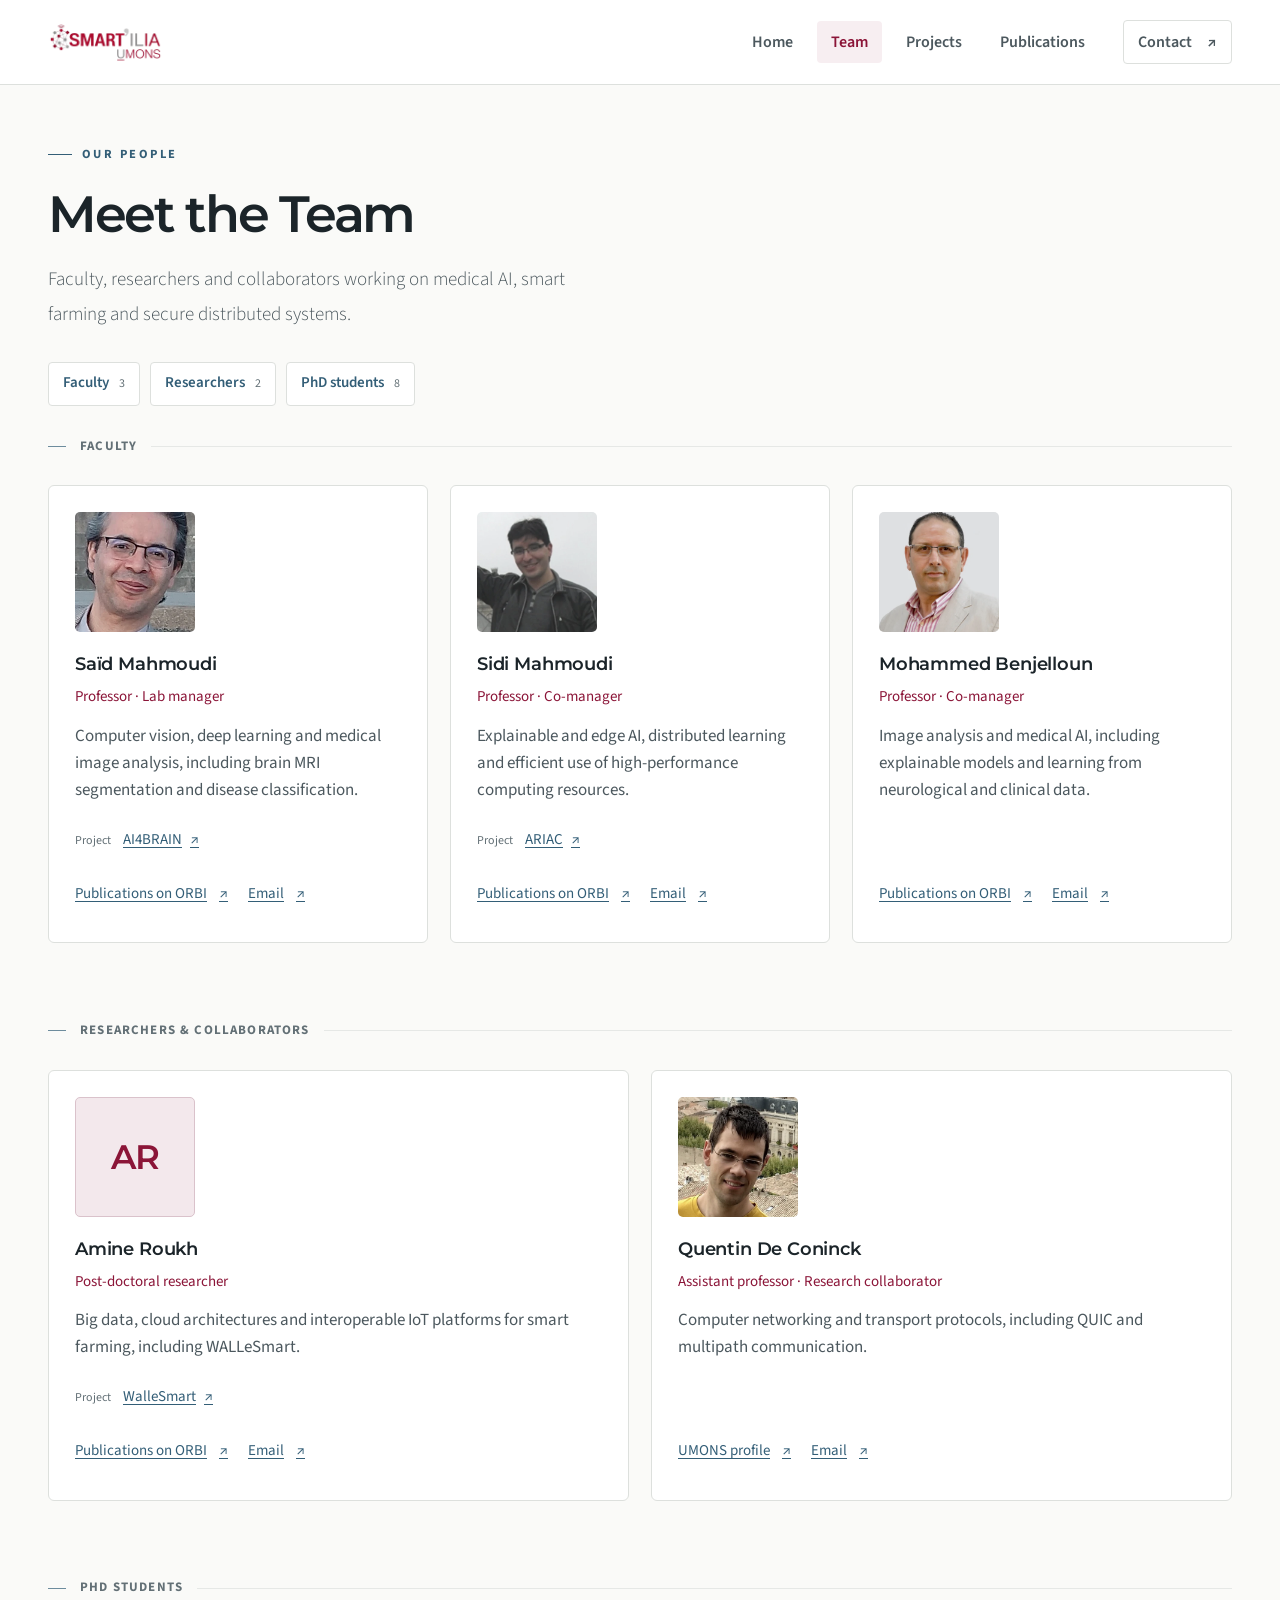
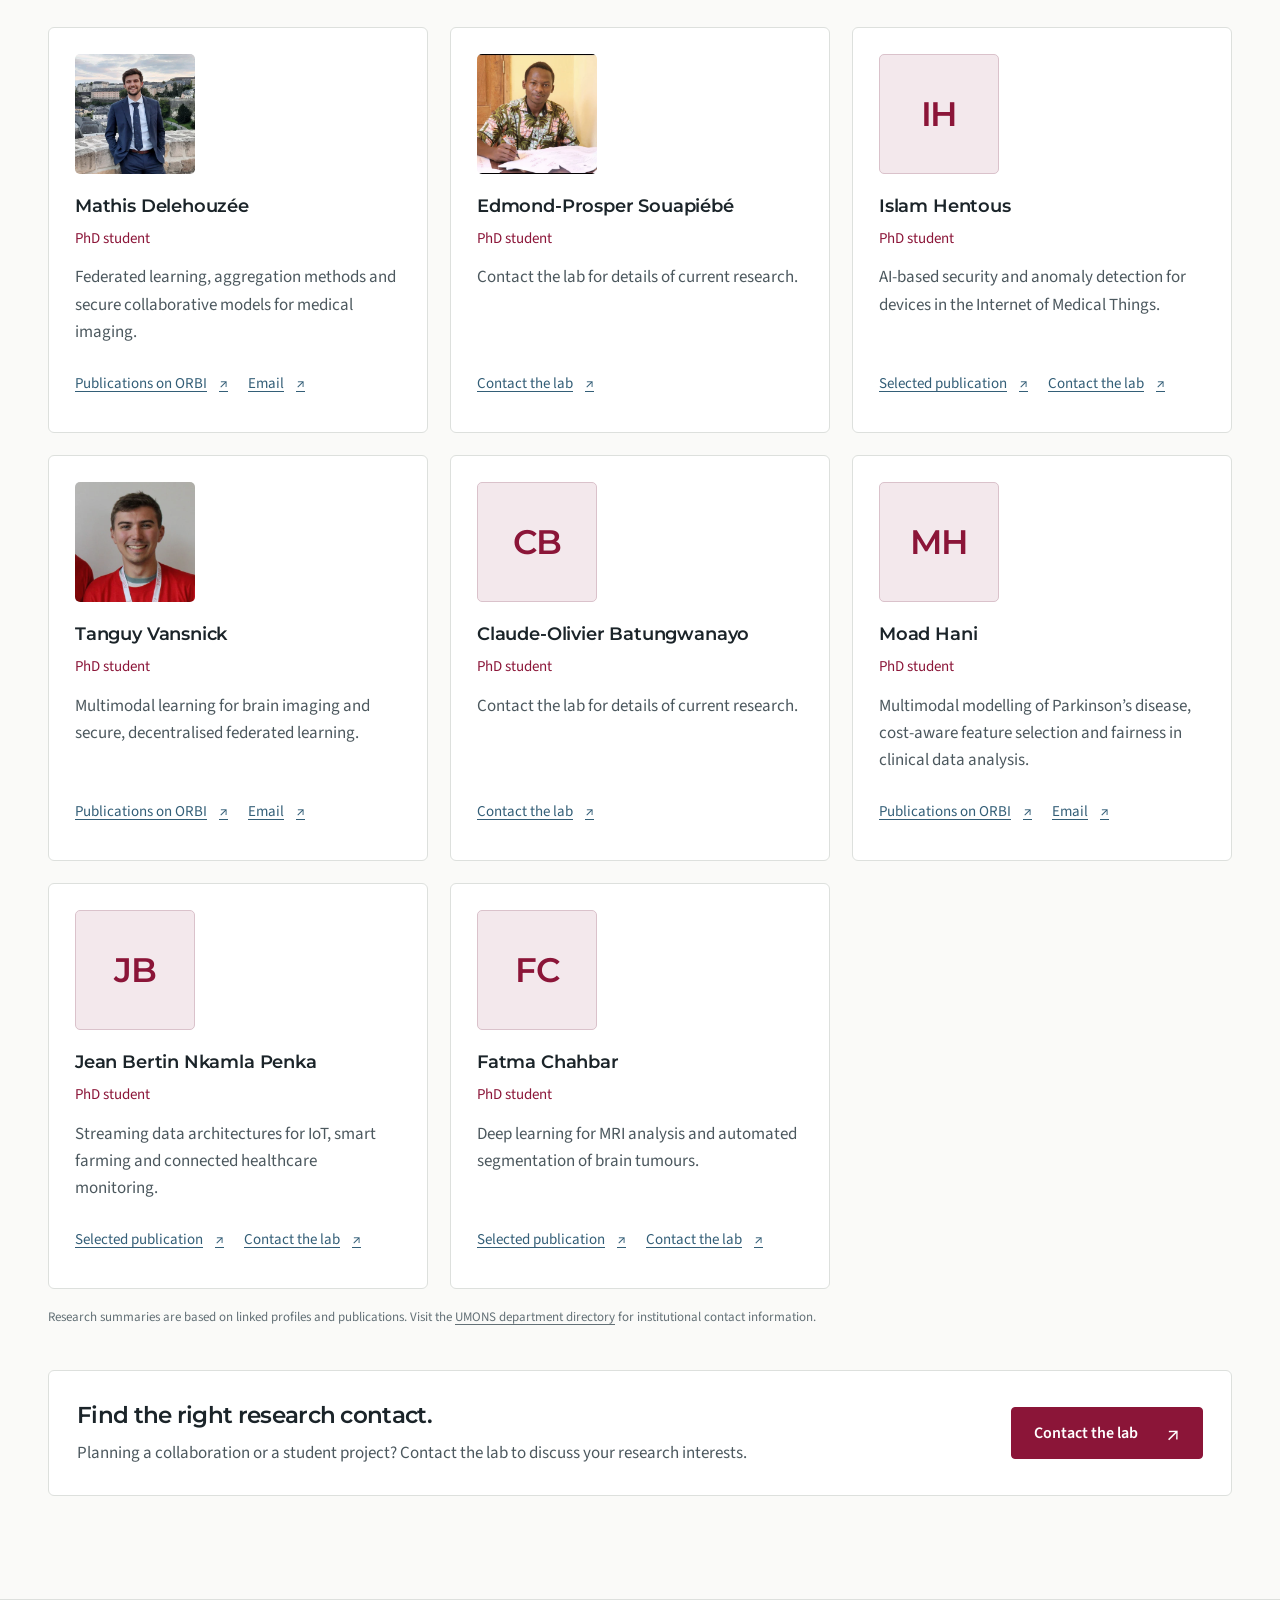
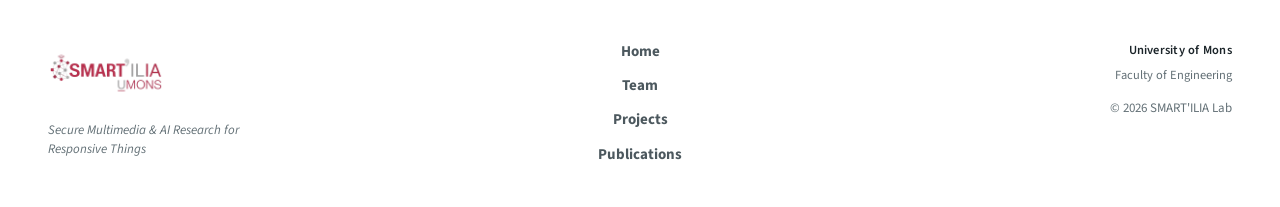
<file: team.html>
<!DOCTYPE html>
<html lang="en">
<head>
    <meta charset="UTF-8">
    <meta name="viewport" content="width=device-width, initial-scale=1">
    <meta name="description" content="Meet the SMART'ILIA team at the University of Mons. Explore research expertise, publications and contacts in AI, computer vision and intelligent systems.">
    <title>Team — SMART'ILIA · UMONS</title>
    <link rel="icon" type="image/png" href="images/mini-logo-v2.png">
    <link rel="preconnect" href="https://fonts.googleapis.com">
    <link rel="preconnect" href="https://fonts.gstatic.com" crossorigin>
    <link rel="stylesheet" href="https://fonts.googleapis.com/css2?family=Montserrat:wght@400;500;600;700&family=Source+Sans+3:wght@400;500;600;700&display=swap">
    <link rel="stylesheet" href="css/style.css?v=4">
    <link rel="stylesheet" href="css/refresh.css?v=12">
    <script src="js/site.js" defer></script>
  <link rel="canonical" href="https://smartilia.com/team.html">
  <meta property="og:type" content="website">
  <meta property="og:site_name" content="SMART’ILIA · University of Mons">
  <meta property="og:title" content="Team — SMART&#x27;ILIA · UMONS">
  <meta property="og:description" content="Meet the SMART&#x27;ILIA team at the University of Mons. Explore research expertise, publications and contacts in AI, computer vision and intelligent systems.">
  <meta property="og:url" content="https://smartilia.com/team.html">
  <meta property="og:image" content="https://smartilia.com/images/smartilia-social-v1.png">
  <meta property="og:image:type" content="image/png">
  <meta property="og:image:width" content="1200">
  <meta property="og:image:height" content="627">
  <meta property="og:image:alt" content="SMART’ILIA at the University of Mons: AI for health, connected environments and secure systems.">
  <meta name="twitter:card" content="summary_large_image">
  <meta name="twitter:title" content="Team — SMART&#x27;ILIA · UMONS">
  <meta name="twitter:description" content="Meet the SMART&#x27;ILIA team at the University of Mons. Explore research expertise, publications and contacts in AI, computer vision and intelligent systems.">
  <meta name="twitter:image" content="https://smartilia.com/images/smartilia-social-v1.png">
  <meta name="twitter:image:alt" content="SMART’ILIA at the University of Mons: AI for health, connected environments and secure systems.">
</head>
<body>

<a href="#main" class="skip-link">Skip to content</a>

<!-- ── NAVIGATION ── -->
<nav id="navbar" class="nav-light" aria-label="Main navigation">
    <div class="nav-inner">
        <a href="index.html" class="nav-logo">
            <img src="images/logo-v2.webp" alt="SMART'ILIA">
        </a>
        <ul class="nav-links" id="navLinks">
            <li><a href="index.html">Home</a></li>
            <li><a href="team.html" class="active" aria-current="page">Team</a></li>
            <li><a href="projects.html">Projects</a></li>
            <li><a href="publications.html">Publications</a></li>
        <li><a href="index.html#contact" class="nav-contact">Contact <span aria-hidden="true">↗</span></a></li>
        </ul>
        <button class="nav-burger" id="burger" aria-label="Open menu" aria-controls="navLinks" aria-expanded="false">
            <span></span><span></span><span></span>
        </button>
    </div>
</nav>

<!-- ── TEAM ── -->
<main id="main">
<div class="page page-team">
    <div class="page-team-bg-text">TEAM</div>
    <div class="container">
        <div class="section-header">
            <div class="section-label"><span>Our People</span></div>
            <h1 class="section-title">Meet the Team</h1>
            <p class="section-subtitle">
                Faculty, researchers and collaborators working on medical AI, smart farming and secure distributed systems.
            </p>
        </div>

        <!-- TEAM_PROFILES_START -->
<nav class="team-jump-links" aria-label="Team groups"><a href="#faculty-title">Faculty <span>3</span></a><a href="#researchers-title">Researchers <span>2</span></a><a href="#doctoral-researchers-title">PhD students <span>8</span></a></nav>
<div class="team-groups">
<section aria-labelledby="faculty-title"><h2 class="team-group-label" id="faculty-title">Faculty</h2><div class="team-grid">
<article class="team-card" data-anim id="said-mahmoudi"><div class="team-identity"><div class="team-photo-wrap"><img src="images/said_mahmoudi-v2.webp" alt="Saïd Mahmoudi" class="team-photo" width="120" height="120" loading="lazy"></div><div class="team-heading"><h3 class="team-name">Saïd Mahmoudi</h3><p class="team-role">Professor · Lab manager</p></div></div><p class="team-focus">Computer vision, deep learning and medical image analysis, including brain MRI segmentation and disease classification.</p><div class="team-projects"><span class="team-projects-label">Project</span><a href="projects.html#medical-ai" aria-label="AI4BRAIN project — Saïd Mahmoudi">AI4BRAIN <span aria-hidden="true">↗</span></a></div><div class="team-links"><a href="https://orbi.umons.ac.be/profile?uid=530027" class="team-profile-link" aria-label="Publications on ORBI — Saïd Mahmoudi">Publications on ORBI <span aria-hidden="true">↗</span></a><a href="mailto:said.mahmoudi@umons.ac.be" class="team-profile-link" aria-label="Email — Saïd Mahmoudi">Email <span aria-hidden="true">↗</span></a></div></article>
<article class="team-card" data-anim id="sidi-mahmoudi"><div class="team-identity"><div class="team-photo-wrap"><img src="images/sidi_mahmoudi-v2.webp" alt="Sidi Mahmoudi" class="team-photo" width="120" height="120" loading="lazy"></div><div class="team-heading"><h3 class="team-name">Sidi Mahmoudi</h3><p class="team-role">Professor · Co-manager</p></div></div><p class="team-focus">Explainable and edge AI, distributed learning and efficient use of high-performance computing resources.</p><div class="team-projects"><span class="team-projects-label">Project</span><a href="projects.html#ariac" aria-label="ARIAC project — Sidi Mahmoudi">ARIAC <span aria-hidden="true">↗</span></a></div><div class="team-links"><a href="https://orbi.umons.ac.be/profile?uid=530391" class="team-profile-link" aria-label="Publications on ORBI — Sidi Mahmoudi">Publications on ORBI <span aria-hidden="true">↗</span></a><a href="mailto:sidi.mahmoudi@umons.ac.be" class="team-profile-link" aria-label="Email — Sidi Mahmoudi">Email <span aria-hidden="true">↗</span></a></div></article>
<article class="team-card" data-anim id="mohammed-benjelloun"><div class="team-identity"><div class="team-photo-wrap"><img src="images/mohammed_benjelloun-v2.webp" alt="Mohammed Benjelloun" class="team-photo" width="120" height="120" loading="lazy"></div><div class="team-heading"><h3 class="team-name">Mohammed Benjelloun</h3><p class="team-role">Professor · Co-manager</p></div></div><p class="team-focus">Image analysis and medical AI, including explainable models and learning from neurological and clinical data.</p><div class="team-links"><a href="https://orbi.umons.ac.be/profile?uid=530248" class="team-profile-link" aria-label="Publications on ORBI — Mohammed Benjelloun">Publications on ORBI <span aria-hidden="true">↗</span></a><a href="mailto:mohammed.benjelloun@umons.ac.be" class="team-profile-link" aria-label="Email — Mohammed Benjelloun">Email <span aria-hidden="true">↗</span></a></div></article>
</div></section>
<section aria-labelledby="researchers-title"><h2 class="team-group-label" id="researchers-title">Researchers &amp; collaborators</h2><div class="team-grid team-grid--researchers">
<article class="team-card" data-anim id="amine-roukh"><div class="team-identity"><div class="team-placeholder team-initials" aria-hidden="true">AR</div><div class="team-heading"><h3 class="team-name">Amine Roukh</h3><p class="team-role">Post-doctoral researcher</p></div></div><p class="team-focus">Big data, cloud architectures and interoperable IoT platforms for smart farming, including WALLeSmart.</p><div class="team-projects"><span class="team-projects-label">Project</span><a href="projects.html#smart-farming" aria-label="WalleSmart project — Amine Roukh">WalleSmart <span aria-hidden="true">↗</span></a></div><div class="team-links"><a href="https://orbi.umons.ac.be/profile?uid=533851" class="team-profile-link" aria-label="Publications on ORBI — Amine Roukh">Publications on ORBI <span aria-hidden="true">↗</span></a><a href="mailto:Amine.ROUKH@umons.ac.be" class="team-profile-link" aria-label="Email — Amine Roukh">Email <span aria-hidden="true">↗</span></a></div></article>
<article class="team-card" data-anim id="quentin-deconinck"><div class="team-identity"><div class="team-photo-wrap"><img src="images/quentin_deconinck-v2.webp" alt="Quentin De Coninck" class="team-photo" width="120" height="120" loading="lazy"></div><div class="team-heading"><h3 class="team-name">Quentin De Coninck</h3><p class="team-role">Assistant professor · Research collaborator</p></div></div><p class="team-focus">Computer networking and transport protocols, including QUIC and multipath communication.</p><div class="team-links"><a href="https://staff.umons.ac.be/Quentin.DECONINCK/indexEn.html" class="team-profile-link" aria-label="UMONS profile — Quentin De Coninck">UMONS profile <span aria-hidden="true">↗</span></a><a href="mailto:Quentin.DECONINCK@umons.ac.be" class="team-profile-link" aria-label="Email — Quentin De Coninck">Email <span aria-hidden="true">↗</span></a></div></article>
</div></section>
<section aria-labelledby="doctoral-researchers-title"><h2 class="team-group-label" id="doctoral-researchers-title">PhD students</h2><div class="team-grid">
<article class="team-card" data-anim id="mathis-delehouzee"><div class="team-identity"><div class="team-photo-wrap"><img src="images/mathis_delehouzee-v2.webp" alt="Mathis Delehouzée" class="team-photo" width="120" height="120" loading="lazy"></div><div class="team-heading"><h3 class="team-name">Mathis Delehouzée</h3><p class="team-role">PhD student</p></div></div><p class="team-focus">Federated learning, aggregation methods and secure collaborative models for medical imaging.</p><div class="team-links"><a href="https://orbi.umons.ac.be/profile?uid=535975" class="team-profile-link" aria-label="Publications on ORBI — Mathis Delehouzée">Publications on ORBI <span aria-hidden="true">↗</span></a><a href="mailto:Mathis.DELEHOUZEE@umons.ac.be" class="team-profile-link" aria-label="Email — Mathis Delehouzée">Email <span aria-hidden="true">↗</span></a></div></article>
<article class="team-card" data-anim id="edmond-prosper-souapiebe"><div class="team-identity"><div class="team-photo-wrap"><img src="images/edmond-prosper_souapiebe-v2.webp" alt="Edmond-Prosper Souapiébé" class="team-photo" width="120" height="120" loading="lazy"></div><div class="team-heading"><h3 class="team-name">Edmond-Prosper Souapiébé</h3><p class="team-role">PhD student</p></div></div><p class="team-focus">Contact the lab for details of current research.</p><div class="team-links"><a href="mailto:said.mahmoudi@umons.ac.be" class="team-profile-link" aria-label="Contact the lab — Edmond-Prosper Souapiébé">Contact the lab <span aria-hidden="true">↗</span></a></div></article>
<article class="team-card" data-anim id="islam-hentous"><div class="team-identity"><div class="team-placeholder team-initials" aria-hidden="true">IH</div><div class="team-heading"><h3 class="team-name">Islam Hentous</h3><p class="team-role">PhD student</p></div></div><p class="team-focus">AI-based security and anomaly detection for devices in the Internet of Medical Things.</p><div class="team-links"><a href="https://orbi.umons.ac.be/handle/20.500.12907/56535" class="team-profile-link" aria-label="Selected publication — Islam Hentous">Selected publication <span aria-hidden="true">↗</span></a><a href="mailto:said.mahmoudi@umons.ac.be" class="team-profile-link" aria-label="Contact the lab — Islam Hentous">Contact the lab <span aria-hidden="true">↗</span></a></div></article>
<article class="team-card" data-anim id="tanguy-vansnick"><div class="team-identity"><div class="team-photo-wrap"><img src="images/tanguy_vansnick-v2.webp" alt="Tanguy Vansnick" class="team-photo" width="120" height="120" loading="lazy"></div><div class="team-heading"><h3 class="team-name">Tanguy Vansnick</h3><p class="team-role">PhD student</p></div></div><p class="team-focus">Multimodal learning for brain imaging and secure, decentralised federated learning.</p><div class="team-links"><a href="https://orbi.umons.ac.be/profile?uid=536246" class="team-profile-link" aria-label="Publications on ORBI — Tanguy Vansnick">Publications on ORBI <span aria-hidden="true">↗</span></a><a href="mailto:Tanguy.VANSNICK@umons.ac.be" class="team-profile-link" aria-label="Email — Tanguy Vansnick">Email <span aria-hidden="true">↗</span></a></div></article>
<article class="team-card" data-anim id="claude-olivier-batungwanayo"><div class="team-identity"><div class="team-placeholder team-initials" aria-hidden="true">CB</div><div class="team-heading"><h3 class="team-name">Claude-Olivier Batungwanayo</h3><p class="team-role">PhD student</p></div></div><p class="team-focus">Contact the lab for details of current research.</p><div class="team-links"><a href="mailto:said.mahmoudi@umons.ac.be" class="team-profile-link" aria-label="Contact the lab — Claude-Olivier Batungwanayo">Contact the lab <span aria-hidden="true">↗</span></a></div></article>
<article class="team-card" data-anim id="moad-hani"><div class="team-identity"><div class="team-placeholder team-initials" aria-hidden="true">MH</div><div class="team-heading"><h3 class="team-name">Moad Hani</h3><p class="team-role">PhD student</p></div></div><p class="team-focus">Multimodal modelling of Parkinson’s disease, cost-aware feature selection and fairness in clinical data analysis.</p><div class="team-links"><a href="https://orbi.umons.ac.be/profile?uid=536798" class="team-profile-link" aria-label="Publications on ORBI — Moad Hani">Publications on ORBI <span aria-hidden="true">↗</span></a><a href="mailto:Moad.HANI@umons.ac.be" class="team-profile-link" aria-label="Email — Moad Hani">Email <span aria-hidden="true">↗</span></a></div></article>
<article class="team-card" data-anim id="jean-bertin-nkamla-penka"><div class="team-identity"><div class="team-placeholder team-initials" aria-hidden="true">JB</div><div class="team-heading"><h3 class="team-name">Jean Bertin Nkamla Penka</h3><p class="team-role">PhD student</p></div></div><p class="team-focus">Streaming data architectures for IoT, smart farming and connected healthcare monitoring.</p><div class="team-links"><a href="https://orbi.umons.ac.be/handle/20.500.12907/42561" class="team-profile-link" aria-label="Selected publication — Jean Bertin Nkamla Penka">Selected publication <span aria-hidden="true">↗</span></a><a href="mailto:said.mahmoudi@umons.ac.be" class="team-profile-link" aria-label="Contact the lab — Jean Bertin Nkamla Penka">Contact the lab <span aria-hidden="true">↗</span></a></div></article>
<article class="team-card" data-anim id="fatma-chahbar"><div class="team-identity"><div class="team-placeholder team-initials" aria-hidden="true">FC</div><div class="team-heading"><h3 class="team-name">Fatma Chahbar</h3><p class="team-role">PhD student</p></div></div><p class="team-focus">Deep learning for MRI analysis and automated segmentation of brain tumours.</p><div class="team-links"><a href="https://orbi.umons.ac.be/handle/20.500.12907/51494" class="team-profile-link" aria-label="Selected publication — Fatma Chahbar">Selected publication <span aria-hidden="true">↗</span></a><a href="mailto:said.mahmoudi@umons.ac.be" class="team-profile-link" aria-label="Contact the lab — Fatma Chahbar">Contact the lab <span aria-hidden="true">↗</span></a></div></article>
</div></section>
</div><p class="source-note">Research summaries are based on linked profiles and publications. Visit the <a href="https://web.umons.ac.be/ilia/equipe/">UMONS department directory</a> for institutional contact information.</p>
<aside class="research-contact"><div><h2>Find the right research contact.</h2><p>Planning a collaboration or a student project? Contact the lab to discuss your research interests.</p></div><a class="action-primary" href="mailto:said.mahmoudi@umons.ac.be">Contact the lab <span aria-hidden="true">↗</span></a></aside>
<!-- TEAM_PROFILES_END -->
    </div>
</div>
</main>

<!-- ── FOOTER ── -->
<footer>
    <div class="footer-inner">
        <div class="footer-brand">
            <img src="images/logo-v2.webp" alt="SMART'ILIA" class="footer-logo-img">
            <p class="footer-tagline">Secure Multimedia &amp; AI Research for Responsive Things</p>
        </div>
        <nav class="footer-nav" aria-label="Footer navigation">
            <a href="index.html">Home</a>
            <a href="team.html">Team</a>
            <a href="projects.html">Projects</a>
            <a href="publications.html">Publications</a>
        </nav>
        <div class="footer-info">
            <div class="footer-uni">University of Mons</div>
            <div class="footer-faculty">Faculty of Engineering</div>
            <div class="footer-copy">&copy; 2026 SMART'ILIA Lab</div>
        </div>
    </div>
</footer>

<script>


    // Staggered scroll-reveal
    const observer = new IntersectionObserver((entries) => {
        entries.forEach((entry) => {
            if (entry.isIntersecting) {
                const cards = entry.target.parentElement.querySelectorAll('[data-anim]');
                cards.forEach((card, i) => {
                    setTimeout(() => card.classList.add('visible'), i * 100);
                });
                observer.unobserve(entry.target);
            }
        });
    }, { threshold: 0.1 });

    // Observe first card in each grid to trigger group animation
    document.querySelectorAll('.team-grid').forEach(grid => {
        const first = grid.querySelector('[data-anim]');
        if (first) observer.observe(first);
    });
</script>

</body>
</html>
</file>
<file: css/style.css>
/* ═══════════════════════════════════════════
   SMART'ILIA — UMONS Research Lab
   ═══════════════════════════════════════════ */

:root {
    /* ── Clean Neutral Palette ── */
    --paper:          #F4F4F2;
    --paper-mid:      #EBEBEA;
    --paper-deep:     #E0E0DC;
    --paper-border:   #D2D2CD;

    /* ── Neutral Ink ── */
    --ink:            #141414;
    --ink-mid:        #565654;
    --ink-muted:      #767674;

    /* ── UMONS Crimson ── */
    --crimson:        #8B1538;
    --crimson-deep:   #6B0F2A;
    --crimson-light:  #A52145;
    --crimson-glow:   rgba(139, 21, 56, 0.07);
    --crimson-subtle: #F3E8EC;

    /* ── Steel accent ── */
    --steel:          #3D6B8E;
    --steel-glow:     rgba(61, 107, 142, 0.10);

    /* ── Typography ── */
    --heading: 'Montserrat', 'Helvetica Neue', Arial, sans-serif;
    --sans:    'Helvetica Neue', Helvetica, Arial, sans-serif;

    /* ── Layout ── */
    --nav-h:    96px;
    --pad-x:    clamp(1.25rem, 4vw, 3rem);
    --max-w:    1280px;
    --radius:   0;
}

/* ── Skip link (a11y) ── */
.skip-link {
    position: absolute;
    top: -100%;
    left: 16px;
    z-index: 100000;
    padding: 12px 24px;
    background: var(--crimson);
    color: #fff;
    text-decoration: none;
    font-weight: 700;
    font-size: 0.85rem;
    letter-spacing: 0.04em;
}

.skip-link:focus {
    top: 8px;
}

/* ── Reset ── */
*, *::before, *::after { margin: 0; padding: 0; box-sizing: border-box; }
html { scroll-behavior: smooth; }

body {
    font-family: var(--sans);
    background: var(--paper);
    color: var(--ink);
    font-size: 1rem;
    line-height: 1.65;
    -webkit-font-smoothing: antialiased;
    -moz-osx-font-smoothing: grayscale;
    overflow-x: hidden;
}

::selection { background: var(--crimson); color: #fff; }

/* ── Focus visible (a11y) ── */
:focus-visible {
    outline: 2px solid var(--crimson);
    outline-offset: 2px;
}

a:focus:not(:focus-visible),
button:focus:not(:focus-visible) {
    outline: none;
}

/* ── Grain texture ── */
body::before {
    content: '';
    position: fixed;
    inset: 0;
    z-index: 1;
    pointer-events: none;
    opacity: 0.025;
    background-image: url("data:image/svg+xml,%3Csvg viewBox='0 0 256 256' xmlns='http://www.w3.org/2000/svg'%3E%3Cfilter id='n'%3E%3CfeTurbulence type='fractalNoise' baseFrequency='0.9' numOctaves='4' stitchTiles='stitch'/%3E%3C/filter%3E%3Crect width='100%25' height='100%25' filter='url(%23n)'/%3E%3C/svg%3E");
    background-repeat: repeat;
    background-size: 200px;
}

/* ══════════════════════════════════════════
   NAVIGATION
   ══════════════════════════════════════════ */
#navbar {
    position: fixed;
    top: 0;
    left: 0;
    right: 0;
    z-index: 10000;
    background: #ffffff;
    border-bottom: 1px solid var(--paper-border);
    box-shadow: 0 1px 8px rgba(20, 20, 20, 0.06);
    transition: box-shadow 0.4s ease, background 0.4s ease;
}

#navbar.scrolled {
    box-shadow: 0 4px 24px rgba(20, 20, 20, 0.10);
}

.nav-inner {
    max-width: var(--max-w);
    margin: 0 auto;
    padding: 0 var(--pad-x);
    height: var(--nav-h);
    display: -webkit-flex;
    display: flex;
    -webkit-flex-direction: row;
    flex-direction: row;
    -webkit-align-items: center;
    align-items: center;
    -webkit-justify-content: space-between;
    justify-content: space-between;
}

/* ── Logo ── */
.nav-logo {
    display: inline-flex;
    align-items: center;
    text-decoration: none;
    flex-shrink: 0;
}

.nav-logo img {
    height: 80px;
    width: auto;
    display: block;
}

/* ── Links (desktop) ── */
.nav-links {
    display: -webkit-flex;
    display: flex;
    -webkit-flex-direction: row;
    flex-direction: row;
    align-items: center;
    gap: 4px;
    list-style: none;
    margin: 0;
    padding: 0;
}

.nav-links li {
    display: inline-block;
    margin: 0;
    padding: 0;
}

.nav-links li a {
    display: inline-block;
    text-decoration: none;
    color: var(--ink-mid);
    font-family: var(--sans);
    font-size: 0.8rem;
    font-weight: 700;
    letter-spacing: 0.12em;
    text-transform: uppercase;
    padding: 8px 18px;
    border-radius: var(--radius);
    position: relative;
    transition: color 0.25s ease, background 0.25s ease;
    white-space: nowrap;
}

.nav-links li a:hover {
    color: var(--crimson);
    background: var(--crimson-glow);
}

.nav-links li a.active {
    color: var(--crimson);
    background: var(--crimson-glow);
}

.nav-links li a.active::after {
    content: '';
    position: absolute;
    bottom: 4px;
    left: 50%;
    transform: translateX(-50%);
    width: 4px;
    height: 4px;
    border-radius: 50%;
    background: var(--crimson);
}

/* ── Burger (hidden on desktop) ── */
.nav-burger {
    display: none;
    flex-direction: column;
    gap: 5px;
    cursor: pointer;
    background: none;
    border: none;
    padding: 8px;
    z-index: 10;
}

.nav-burger span {
    display: block;
    width: 22px;
    height: 1.5px;
    background: var(--ink);
    border-radius: 2px;
    transition: all 0.3s cubic-bezier(0.22, 1, 0.36, 1);
}

.nav-burger.open span:nth-child(1) { transform: translateY(6.5px) rotate(45deg); }
.nav-burger.open span:nth-child(2) { opacity: 0; transform: scaleX(0); }
.nav-burger.open span:nth-child(3) { transform: translateY(-6.5px) rotate(-45deg); }

/* ══════════════════════════════════════════
   LAYOUT UTILITIES
   ══════════════════════════════════════════ */
.page {
    min-height: 100vh;
    padding: calc(var(--nav-h) + clamp(3rem, 6vw, 5rem)) var(--pad-x) clamp(4rem, 8vw, 7rem);
}

.container {
    max-width: var(--max-w);
    margin: 0 auto;
    width: 100%;
}

/* ══════════════════════════════════════════
   SECTION HEADER
   ══════════════════════════════════════════ */
.section-header { margin-bottom: clamp(3rem, 5vw, 5rem); }

.section-label {
    font-size: 0.78rem;
    font-weight: 700;
    letter-spacing: 0.2em;
    text-transform: uppercase;
    color: var(--steel);
    margin-bottom: 1.25rem;
    display: flex;
    align-items: center;
    gap: 10px;
}

.section-label::before {
    content: '';
    width: 24px;
    height: 1px;
    background: var(--steel);
    flex-shrink: 0;
}

.section-title {
    font-family: var(--heading);
    font-size: clamp(2.2rem, 4vw, 3.5rem);
    font-weight: 600;
    letter-spacing: -0.025em;
    color: var(--ink);
    line-height: 1.15;
}

.section-subtitle {
    font-size: 1.05rem;
    color: var(--ink-mid);
    max-width: 520px;
    margin-top: 1.25rem;
    line-height: 1.8;
    font-weight: 300;
}

/* ══════════════════════════════════════════
   HERO
   ══════════════════════════════════════════ */
.page-hero {
    position: relative;
    min-height: 100vh;
    display: flex;
    flex-direction: column;
    background: var(--paper);
    overflow: hidden;
}

.hero-main {
    flex: 1;
    display: flex;
    align-items: center;
    padding: calc(var(--nav-h) + clamp(2.5rem, 5vw, 4rem)) var(--pad-x) clamp(2rem, 4vw, 3rem);
    position: relative;
    z-index: 1;
}

.hero {
    display: grid;
    grid-template-columns: 1.1fr 0.9fr;
    gap: clamp(3rem, 6vw, 6rem);
    align-items: center;
    width: 100%;
    max-width: var(--max-w);
    margin: 0 auto;
}

.hero-content {
    opacity: 0;
    transform: translateY(32px);
    animation: fadeUp 0.9s cubic-bezier(0.22, 1, 0.36, 1) 0.1s forwards;
}

.hero-overline {
    font-size: 0.78rem;
    font-weight: 700;
    letter-spacing: 0.2em;
    text-transform: uppercase;
    color: var(--steel);
    margin-bottom: 2rem;
    display: flex;
    align-items: center;
    gap: 10px;
}

.hero-overline::before {
    content: '';
    width: 32px;
    height: 2px;
    background: var(--steel);
}

.hero-title {
    font-family: var(--heading);
    font-size: clamp(3.5rem, 7vw, 6.5rem);
    font-weight: 700;
    line-height: 0.95;
    letter-spacing: -0.04em;
    margin-bottom: 1rem;
    color: var(--ink);
}

.hero-title em {
    font-style: italic;
    color: var(--crimson);
    font-weight: 300;
    letter-spacing: -0.02em;
}

.hero-acronym {
    font-size: 0.9rem;
    font-weight: 600;
    letter-spacing: 0.12em;
    text-transform: uppercase;
    color: var(--crimson);
    margin-bottom: 2.5rem;
    padding-top: 0.75rem;
    border-top: 2px solid var(--crimson);
    display: inline-block;
}

.hero-desc {
    font-size: 1.15rem;
    color: var(--ink);
    max-width: 480px;
    line-height: 1.75;
    font-weight: 400;
    margin-bottom: 2.75rem;
    opacity: 0.7;
}

.hero-actions {
    display: flex;
    align-items: center;
    gap: 1rem;
    flex-wrap: wrap;
}

/* ── Buttons ── */
.btn-primary {
    display: inline-flex;
    align-items: center;
    gap: 10px;
    padding: 16px 32px;
    background: var(--crimson);
    color: #fff;
    text-decoration: none;
    font-size: 0.8rem;
    font-weight: 700;
    letter-spacing: 0.1em;
    text-transform: uppercase;
    border: none;
    cursor: pointer;
    position: relative;
    overflow: hidden;
    transition: all 0.3s ease;
}

.btn-primary::before {
    content: '';
    position: absolute;
    inset: 0;
    background: var(--crimson-deep);
    transform: translateY(100%);
    transition: transform 0.35s cubic-bezier(0.22, 1, 0.36, 1);
}

.btn-primary:hover::before { transform: translateY(0); }
.btn-primary span, .btn-primary svg { position: relative; z-index: 1; }
.btn-primary svg { width: 14px; height: 14px; transition: transform 0.3s ease; }
.btn-primary:hover svg { transform: translateX(4px); }

.btn-ghost {
    display: inline-flex;
    align-items: center;
    gap: 8px;
    padding: 15px 28px;
    background: transparent;
    color: var(--ink-mid);
    text-decoration: none;
    font-size: 0.8rem;
    font-weight: 700;
    letter-spacing: 0.1em;
    text-transform: uppercase;
    border: 1px solid var(--paper-border);
    transition: all 0.3s ease;
}

.btn-ghost:hover {
    border-color: var(--crimson);
    color: var(--crimson);
    background: var(--crimson-glow);
}

/* ── Hero Visual ── */
.hero-visual {
    opacity: 0;
    transform: translateY(32px);
    animation: fadeUp 0.9s cubic-bezier(0.22, 1, 0.36, 1) 0.35s forwards;
}

.hero-cards {
    display: grid;
    grid-template-columns: 1fr 1fr;
    gap: 1px;
    background: var(--paper-border);
    border: 1px solid var(--paper-border);
}

.hero-card {
    background: var(--paper-mid);
    padding: 1.75rem 1.5rem;
    position: relative;
    overflow: hidden;
    transition: background 0.3s ease;
}

.hero-card:hover { background: var(--paper); }

.hero-card::before {
    content: '';
    position: absolute;
    top: 0; left: 0;
    width: 2px; height: 100%;
    background: linear-gradient(180deg, var(--crimson), var(--steel));
    transform: scaleY(0);
    transform-origin: top;
    transition: transform 0.45s cubic-bezier(0.22, 1, 0.36, 1);
}

.hero-card:hover::before { transform: scaleY(1); }

.hero-card--wide {
    grid-column: 1 / -1;
    display: flex;
    align-items: flex-start;
    gap: 1.25rem;
}

.hero-card-icon {
    width: 38px; height: 38px;
    background: var(--crimson-glow);
    border: 1px solid rgba(139,21,56,0.15);
    display: flex;
    align-items: center;
    justify-content: center;
    flex-shrink: 0;
}

.hero-card-icon svg { width: 17px; height: 17px; color: var(--crimson); }

.hero-card .stat-number {
    font-family: var(--heading);
    font-size: 3.2rem;
    font-weight: 400;
    color: var(--crimson);
    line-height: 1;
    margin-bottom: 0.4rem;
    letter-spacing: -0.04em;
}

.hero-card .stat-label {
    font-size: 0.75rem;
    font-weight: 700;
    letter-spacing: 0.14em;
    text-transform: uppercase;
    color: var(--ink-muted);
}

.hero-card .stat-desc {
    font-size: 0.88rem;
    color: var(--ink-mid);
    line-height: 1.7;
    font-weight: 300;
}

/* ── Network background (mini-logo) ── */
.network-bg {
    position: absolute;
    top: 50%;
    right: 4%;
    transform: translateY(-50%);
    width: 48%;
    pointer-events: none;
    z-index: 0;
    display: flex;
    align-items: center;
    justify-content: center;
}

.hero-bg-logo {
    width: 100%;
    height: auto;
    opacity: 0.6;
    mix-blend-mode: multiply;
}

/* ── Ticker strip ── */
.ticker-strip {
    border-top: 1px solid var(--paper-deep);
    padding: 12px 0;
    overflow: hidden;
    background: var(--paper-mid);
    position: relative;
    z-index: 1;
}

.ticker-track {
    display: flex;
    white-space: nowrap;
    will-change: transform;
}

.ticker-item {
    display: inline-flex;
    align-items: center;
    gap: 2rem;
    padding: 0 2rem;
    font-size: 0.75rem;
    font-weight: 700;
    letter-spacing: 0.18em;
    text-transform: uppercase;
    color: var(--ink-muted);
}

.ticker-item::after {
    content: '·';
    color: var(--steel);
    font-size: 0.9rem;
    opacity: 0.8;
}

/* ══════════════════════════════════════════
   RESEARCH AREAS
   ══════════════════════════════════════════ */
.research-areas {
    background: var(--paper-mid);
    padding: clamp(5rem, 8vw, 8rem) var(--pad-x);
    border-top: 1px solid var(--paper-deep);
}

.research-areas .container {
    display: grid;
    grid-template-columns: 1fr 2.2fr;
    gap: clamp(3rem, 6vw, 6rem);
    align-items: start;
}

.ra-intro-title {
    font-family: var(--heading);
    font-size: clamp(1.7rem, 3vw, 2.3rem);
    font-weight: 600;
    line-height: 1.2;
    letter-spacing: -0.02em;
    color: var(--ink);
    margin-bottom: 1.25rem;
}

.ra-intro-desc {
    font-size: 1rem;
    color: var(--ink-mid);
    line-height: 1.8;
    font-weight: 400;
}

.ra-grid {
    display: flex;
    flex-direction: column;
}

.ra-card {
    background: var(--paper-mid);
    padding: 2rem 2.25rem;
    display: grid;
    grid-template-columns: 2.5rem 1fr auto;
    align-items: start;
    gap: 1.5rem;
    opacity: 0;
    transform: translateX(-16px);
    transition: background 0.3s ease, opacity 0.6s ease, transform 0.6s cubic-bezier(0.22,1,0.36,1);
    border-bottom: 1px solid var(--paper-deep);
}

.ra-card:last-child {
    border-bottom: none;
}

.ra-card.visible { opacity: 1; transform: translateX(0); }
.ra-card:hover { background: var(--paper); }

.ra-num {
    font-family: var(--heading);
    font-size: 0.8rem;
    color: var(--steel);
    font-weight: 400;
    padding-top: 3px;
    font-style: italic;
}

.ra-title {
    font-family: var(--heading);
    font-size: 1.25rem;
    font-weight: 600;
    color: var(--ink);
    margin-bottom: 0.5rem;
    letter-spacing: -0.01em;
}

.ra-desc {
    font-size: 0.95rem;
    color: var(--ink-mid);
    line-height: 1.75;
    font-weight: 300;
}

.ra-tags {
    display: flex;
    flex-wrap: wrap;
    gap: 0.35rem;
    margin-top: 0.9rem;
}

.ra-tag {
    font-size: 0.7rem;
    font-weight: 700;
    letter-spacing: 0.08em;
    text-transform: uppercase;
    padding: 4px 9px;
    background: var(--steel-glow);
    color: var(--steel);
    border: 1px solid rgba(61,107,142,0.2);
}

.ra-arrow {
    width: 30px; height: 30px;
    border: 1px solid var(--paper-border);
    display: flex;
    align-items: center;
    justify-content: center;
    flex-shrink: 0;
    margin-top: 3px;
    transition: all 0.3s ease;
}

.ra-arrow svg { width: 13px; height: 13px; color: var(--ink-muted); transition: all 0.3s ease; }
.ra-card:hover .ra-arrow { border-color: var(--crimson); background: var(--crimson); }
.ra-card:hover .ra-arrow svg { color: #fff; }

/* ══════════════════════════════════════════
   TEAM
   ══════════════════════════════════════════ */
.page-team {
    background: var(--paper-mid);
    position: relative;
    overflow: hidden;
}

.page-team-bg-text {
    position: absolute;
    top: calc(var(--nav-h) + 1rem);
    right: -1rem;
    font-family: var(--heading);
    font-size: clamp(6rem, 14vw, 15rem);
    font-weight: 700;
    color: transparent;
    -webkit-text-stroke: 1px rgba(61, 107, 142, 0.08);
    line-height: 1;
    pointer-events: none;
    user-select: none;
    letter-spacing: -0.04em;
}

.team-groups {
    display: flex;
    flex-direction: column;
    gap: clamp(3.5rem, 6vw, 5.5rem);
    position: relative;
    z-index: 1;
}

.team-group-label {
    font-size: 0.75rem;
    font-weight: 700;
    letter-spacing: 0.2em;
    text-transform: uppercase;
    color: var(--ink-muted);
    margin-bottom: 1.75rem;
    display: flex;
    align-items: center;
    gap: 14px;
}

.team-group-label::before {
    content: '';
    width: 18px;
    height: 1px;
    background: var(--steel);
    opacity: 0.7;
}

.team-group-label::after {
    content: '';
    flex: 1;
    height: 1px;
    background: var(--paper-deep);
}

.team-grid {
    display: grid;
    grid-template-columns: repeat(auto-fill, minmax(240px, 1fr));
    gap: 1px;
}

.team-card {
    background: var(--paper);
    border: 1px solid var(--paper-border);
    padding: 2.25rem 1.75rem;
    display: flex;
    flex-direction: column;
    align-items: center;
    text-align: center;
    position: relative;
    overflow: hidden;
    opacity: 0;
    transform: translateY(20px);
    transition: opacity 0.6s ease, transform 0.6s cubic-bezier(0.22,1,0.36,1), background 0.3s ease;
}

.team-card::after {
    content: '';
    position: absolute;
    bottom: 0; left: 0; right: 0;
    height: 2px;
    background: linear-gradient(90deg, var(--crimson), var(--steel));
    transform: scaleX(0);
    transition: transform 0.5s cubic-bezier(0.22, 1, 0.36, 1);
}

.team-card:hover::after { transform: scaleX(1); }
.team-card.visible { opacity: 1; transform: translateY(0); }
.team-card:hover { background: #fff; }

.team-photo-wrap { position: relative; margin-bottom: 1.5rem; }

.team-photo {
    width: 96px; height: 96px;
    border-radius: 50%;
    object-fit: cover;
    filter: grayscale(45%) contrast(1.05);
    transition: all 0.5s ease;
    border: 3px solid var(--paper-deep);
}

.team-card:hover .team-photo {
    filter: grayscale(0%) contrast(1.02);
    border-color: var(--crimson-subtle);
    transform: scale(1.04);
}

.team-placeholder {
    width: 96px; height: 96px;
    border-radius: 50%;
    background: var(--paper-mid);
    border: 2px dashed var(--paper-border);
    display: flex;
    align-items: center;
    justify-content: center;
    margin-bottom: 1.5rem;
}

.team-placeholder svg { width: 30px; height: 30px; color: var(--ink-muted); opacity: 0.4; }

.team-name {
    font-family: var(--heading);
    font-size: 1.1rem;
    font-weight: 500;
    margin-bottom: 0.4rem;
    color: var(--ink);
    letter-spacing: -0.01em;
}

.team-role {
    font-size: 0.78rem;
    color: var(--crimson);
    font-weight: 700;
    letter-spacing: 0.08em;
    text-transform: uppercase;
}

/* ══════════════════════════════════════════
   PROJECTS
   ══════════════════════════════════════════ */
.projects-grid {
    display: grid;
    grid-template-columns: repeat(2, 1fr);
    gap: 1px;
}

.project-card {
    background: var(--paper-mid);
    border: 1px solid var(--paper-border);
    padding: clamp(2rem, 3vw, 3rem) clamp(1.75rem, 3vw, 2.75rem);
    position: relative;
    overflow: hidden;
    opacity: 0;
    transform: translateY(20px);
    transition: opacity 0.6s ease, transform 0.6s cubic-bezier(0.22,1,0.36,1), background 0.3s ease;
}

.project-card.visible { opacity: 1; transform: translateY(0); }
.project-card:hover { background: var(--paper); }

.project-card--featured {
    grid-column: 1 / -1;
    display: grid;
    grid-template-columns: 1fr 1fr;
    gap: clamp(2rem, 4vw, 4rem);
    align-items: start;
}

.project-card--featured .project-header { margin-bottom: 0; }

.project-card::before {
    content: '';
    position: absolute;
    top: 0; left: 0;
    width: 2px; height: 100%;
    background: linear-gradient(180deg, var(--crimson), var(--steel));
    transform: scaleY(0);
    transform-origin: top;
    transition: transform 0.45s cubic-bezier(0.22, 1, 0.36, 1);
}

.project-card:hover::before { transform: scaleY(1); }

.project-header {
    display: flex;
    align-items: flex-start;
    justify-content: space-between;
    margin-bottom: 1.5rem;
}

.project-number {
    font-family: var(--heading);
    font-size: 4rem;
    font-weight: 400;
    color: var(--ink);
    opacity: 0.06;
    line-height: 1;
    letter-spacing: -0.05em;
    transition: opacity 0.4s ease;
    font-style: italic;
}

.project-card:hover .project-number { opacity: 0.1; }

.project-icon {
    width: 40px; height: 40px;
    background: var(--crimson-glow);
    border: 1px solid rgba(139,21,56,0.12);
    display: flex;
    align-items: center;
    justify-content: center;
    flex-shrink: 0;
    transition: all 0.3s ease;
}

.project-card:hover .project-icon { background: var(--crimson); border-color: var(--crimson); }
.project-icon svg { width: 18px; height: 18px; color: var(--crimson); transition: color 0.3s ease; }
.project-card:hover .project-icon svg { color: #fff; }

.project-title {
    font-family: var(--heading);
    font-size: clamp(1.15rem, 2vw, 1.4rem);
    font-weight: 600;
    margin-bottom: 0.9rem;
    line-height: 1.3;
    color: var(--ink);
    letter-spacing: -0.01em;
}

.project-card--featured .project-title {
    font-size: clamp(1.5rem, 2.5vw, 2rem);
}

.project-title a {
    color: inherit;
    text-decoration: none;
    transition: color 0.2s ease;
    display: inline-flex;
    align-items: baseline;
    gap: 0.35em;
}
.project-title a:hover { color: var(--crimson); }

.project-title .external-icon {
    width: 0.65em;
    height: 0.65em;
    color: var(--ink-muted);
    transition: color 0.2s ease, transform 0.2s ease;
    flex-shrink: 0;
    position: relative;
    top: -0.05em;
}
.project-title a:hover .external-icon {
    color: var(--crimson);
    transform: translate(2px, -2px);
}

.project-desc {
    font-size: 0.95rem;
    color: var(--ink-mid);
    line-height: 1.8;
    font-weight: 300;
    margin-bottom: 1.5rem;
}

.project-tags { display: flex; flex-wrap: wrap; gap: 0.4rem; }

.project-tag {
    font-size: 0.72rem;
    font-weight: 700;
    letter-spacing: 0.1em;
    text-transform: uppercase;
    padding: 4px 10px;
    background: transparent;
    color: var(--ink-muted);
    border: 1px solid var(--paper-border);
    transition: all 0.3s ease;
}

.project-card:hover .project-tag {
    background: var(--crimson-glow);
    color: var(--crimson);
    border-color: rgba(139,21,56,0.18);
}

/* ══════════════════════════════════════════
   PUBLICATIONS
   ══════════════════════════════════════════ */
.page-publications { background: var(--paper-mid); }

/* ── Search bar ── */
.pub-search-wrap {
    position: relative;
    margin-bottom: 1.75rem;
}

.pub-search-icon {
    position: absolute;
    left: 16px;
    top: 50%;
    transform: translateY(-50%);
    width: 18px;
    height: 18px;
    color: var(--ink-muted);
    pointer-events: none;
}

.pub-search {
    width: 100%;
    padding: 14px 120px 14px 46px;
    font-family: var(--sans);
    font-size: 0.9rem;
    font-weight: 300;
    color: var(--ink);
    background: var(--paper);
    border: 1px solid var(--paper-border);
    outline: none;
    transition: border-color 0.3s ease, box-shadow 0.3s ease;
}

.pub-search::placeholder { color: var(--ink-muted); }

.pub-search:focus {
    border-color: var(--crimson);
    box-shadow: 0 0 0 3px var(--crimson-glow);
}

.pub-search-count {
    position: absolute;
    right: 16px;
    top: 50%;
    transform: translateY(-50%);
    font-size: 0.7rem;
    font-weight: 700;
    letter-spacing: 0.06em;
    color: var(--ink-muted);
    text-transform: uppercase;
}

/* ── Filter sections ── */
.pub-filters-section {
    margin-bottom: 1rem;
}

.pub-filters-section:last-of-type {
    margin-bottom: clamp(2.5rem, 4vw, 4rem);
    padding-bottom: 1.5rem;
    border-bottom: 1px solid var(--paper-deep);
}

.pub-filters-label {
    font-size: 0.72rem;
    font-weight: 700;
    letter-spacing: 0.15em;
    text-transform: uppercase;
    color: var(--ink-muted);
    margin-bottom: 0.6rem;
}

/* ── Filters ── */
.pub-filters {
    display: flex;
    flex-wrap: wrap;
    gap: 0.4rem;
}

.pub-filter {
    padding: 7px 16px;
    font-size: 0.68rem;
    font-weight: 700;
    letter-spacing: 0.1em;
    text-transform: uppercase;
    background: transparent;
    color: var(--ink-muted);
    border: 1px solid var(--paper-border);
    cursor: pointer;
    transition: all 0.25s ease;
    font-family: var(--sans);
}

.pub-filter:hover {
    color: var(--crimson);
    border-color: var(--crimson);
    background: var(--crimson-glow);
}

.pub-filter.active {
    background: var(--crimson);
    color: #fff;
    border-color: var(--crimson);
}

.pub-filter--member {
    border-radius: 20px;
    padding: 6px 14px;
}

.pub-filter--member.active {
    background: var(--steel);
    border-color: var(--steel);
}

/* ── Year groups ── */
.pub-year-group { margin-bottom: clamp(2.5rem, 4vw, 4rem); }

.pub-year-label {
    font-family: var(--heading);
    font-size: clamp(1.8rem, 3vw, 2.5rem);
    font-weight: 700;
    color: var(--ink);
    opacity: 0.12;
    letter-spacing: -0.03em;
    margin-bottom: 1.25rem;
    line-height: 1;
}

.pub-list {
    display: flex;
    flex-direction: column;
    gap: 1px;
    background: var(--paper-border);
    border: 1px solid var(--paper-border);
}

/* ── Publication item ── */
.pub-item {
    background: var(--paper);
    padding: 1.5rem 1.75rem;
    display: grid;
    grid-template-columns: 6.5rem 1fr;
    gap: 1.25rem;
    align-items: baseline;
    opacity: 0;
    transform: translateY(12px);
    transition: opacity 0.5s ease, transform 0.5s cubic-bezier(0.22,1,0.36,1), background 0.3s ease;
}

.pub-item.visible { opacity: 1; transform: translateY(0); }
.pub-item:hover { background: #fff; }

.pub-type {
    font-size: 0.68rem;
    font-weight: 700;
    letter-spacing: 0.08em;
    text-transform: uppercase;
    padding: 5px 10px;
    text-align: center;
    flex-shrink: 0;
    display: inline-block;
    line-height: 1.4;
}

.pub-type--journal {
    background: var(--steel-glow);
    color: var(--steel);
    border: 1px solid rgba(61,107,142,0.2);
}

.pub-type--conf {
    background: var(--crimson-glow);
    color: var(--crimson);
    border: 1px solid rgba(139,21,56,0.15);
}

.pub-type--book {
    background: rgba(90,120,60,0.08);
    color: #5a783c;
    border: 1px solid rgba(90,120,60,0.2);
}

.pub-title {
    font-family: var(--heading);
    font-size: 1rem;
    font-weight: 500;
    color: var(--ink);
    line-height: 1.45;
    margin-bottom: 0.45rem;
    letter-spacing: -0.01em;
}

.pub-authors {
    font-size: 0.82rem;
    color: var(--ink-mid);
    line-height: 1.6;
    font-weight: 300;
    margin-bottom: 0.25rem;
}

.pub-member {
    color: var(--crimson);
    text-decoration: none;
    font-weight: 600;
    transition: color 0.2s ease;
}

.pub-member:hover {
    color: var(--crimson-deep);
    text-decoration: underline;
}

.pub-venue {
    font-size: 0.78rem;
    color: var(--ink-muted);
    font-style: italic;
    font-family: var(--sans);
}

/* ── ORBI links section ── */
.pub-orbi-links {
    margin-top: clamp(3rem, 5vw, 5rem);
    padding-top: clamp(2.5rem, 4vw, 4rem);
    border-top: 1px solid var(--paper-deep);
}

.pub-orbi-title {
    font-size: 0.68rem;
    font-weight: 700;
    letter-spacing: 0.2em;
    text-transform: uppercase;
    color: var(--ink-muted);
    margin-bottom: 1.5rem;
    display: flex;
    align-items: center;
    gap: 14px;
}

.pub-orbi-title::before {
    content: '';
    width: 18px;
    height: 1px;
    background: var(--steel);
    opacity: 0.7;
}

.pub-orbi-grid {
    display: grid;
    grid-template-columns: repeat(auto-fill, minmax(220px, 1fr));
    gap: 1px;
    background: var(--paper-border);
    border: 1px solid var(--paper-border);
}

.pub-orbi-card {
    background: var(--paper);
    padding: 1.25rem 1.5rem;
    display: flex;
    flex-direction: column;
    gap: 0.3rem;
    text-decoration: none;
    position: relative;
    transition: background 0.3s ease;
}

.pub-orbi-card:hover { background: #fff; }

.pub-orbi-card svg {
    position: absolute;
    top: 1.25rem;
    right: 1.25rem;
    width: 14px;
    height: 14px;
    color: var(--ink-muted);
    transition: color 0.3s ease;
}

.pub-orbi-card:hover svg { color: var(--crimson); }

.pub-orbi-name {
    font-family: var(--heading);
    font-size: 0.95rem;
    color: var(--ink);
    font-weight: 500;
}

.pub-orbi-count {
    font-size: 0.7rem;
    color: var(--ink-muted);
    font-weight: 300;
}

/* ══════════════════════════════════════════
   FOOTER
   ══════════════════════════════════════════ */
footer {
    background: var(--ink);
    color: var(--paper);
    padding: clamp(3rem, 5vw, 5rem) var(--pad-x);
    position: relative;
    overflow: hidden;
}

footer::before {
    content: '';
    position: absolute;
    top: 0; left: 0; right: 0;
    height: 1px;
    background: linear-gradient(90deg, transparent, var(--crimson), transparent);
    opacity: 0.4;
}

.footer-inner {
    max-width: var(--max-w);
    margin: 0 auto;
    display: grid;
    grid-template-columns: 1fr auto 1fr;
    align-items: start;
    gap: 3rem;
}

/* ── Left: brand ── */
.footer-brand {}

.footer-logo-img {
    height: 60px;
    width: auto;
    /* logo.png has white bg — invert for dark footer */
    filter: brightness(0) invert(1);
    opacity: 0.85;
    display: block;
    margin-bottom: 1rem;
}

.footer-tagline {
    font-size: 0.82rem;
    color: rgba(244,244,242,0.55);
    font-style: italic;
    font-family: var(--sans);
    line-height: 1.5;
    max-width: 220px;
}

/* ── Center: nav ── */
.footer-nav {
    display: flex;
    flex-direction: column;
    align-items: center;
    gap: 0.6rem;
}

.footer-nav a {
    text-decoration: none;
    font-size: 0.78rem;
    font-weight: 700;
    letter-spacing: 0.14em;
    text-transform: uppercase;
    color: rgba(244,244,242,0.6);
    transition: color 0.2s ease;
}

.footer-nav a:hover { color: rgba(244,244,242,0.85); }

/* ── Right: info ── */
.footer-info {
    text-align: right;
    display: flex;
    flex-direction: column;
    gap: 0.3rem;
}

.footer-uni {
    font-size: 0.78rem;
    color: rgba(244,244,242,0.55);
    font-weight: 600;
    letter-spacing: 0.02em;
}

.footer-faculty {
    font-size: 0.78rem;
    color: rgba(244,244,242,0.55);
}

.footer-copy {
    font-size: 0.75rem;
    color: rgba(244,244,242,0.45);
    margin-top: 0.5rem;
}

/* ══════════════════════════════════════════
   ANIMATIONS
   ══════════════════════════════════════════ */
@keyframes fadeUp {
    to { opacity: 1; transform: translateY(0); }
}

/* ══════════════════════════════════════════
   RESPONSIVE
   ══════════════════════════════════════════ */

/* Tablet landscape */
@media (max-width: 1100px) {
    .hero { grid-template-columns: 1fr; gap: 3.5rem; }
    .hero-visual { order: -1; }
    .hero-cards { max-width: 500px; }
    .hero-title { font-size: clamp(3rem, 7vw, 5rem); }

    .projects-grid { grid-template-columns: 1fr; }
    .project-card--featured { grid-template-columns: 1fr; gap: 0; }
    .project-card--featured .project-header { margin-bottom: 1.5rem; }

    .research-areas .container { grid-template-columns: 1fr; gap: 2.5rem; }

    .network-bg { width: 45%; }
}

/* Tablet portrait */
@media (max-width: 768px) {
    :root { --nav-h: 72px; }

    .nav-logo img { height: 56px; }

    .nav-links {
        display: none !important;
        position: fixed;
        top: var(--nav-h);
        left: 0;
        right: 0;
        background: rgba(255, 255, 255, 0.98);
        backdrop-filter: blur(20px);
        -webkit-backdrop-filter: blur(20px);
        flex-direction: column;
        padding: 1.25rem var(--pad-x);
        gap: 0.15rem;
        border-bottom: 1px solid var(--paper-border);
        box-shadow: 0 16px 48px rgba(30,21,16,0.1);
        list-style: none;
        margin: 0;
    }

    .nav-links.open { display: flex !important; flex-direction: column; }
    .nav-links li { display: block; }
    .nav-links li a { display: block; padding: 12px 14px; font-size: 0.75rem; }
    .nav-burger { display: flex; }

    .hero { gap: 2.5rem; }
    .hero-cards { grid-template-columns: 1fr; max-width: 100%; }
    .hero-card--wide { flex-direction: column; gap: 1rem; }
    .hero-actions { flex-direction: column; align-items: flex-start; gap: 0.75rem; }
    .btn-primary, .btn-ghost { width: 100%; justify-content: center; }

    .network-bg { display: none; }

    .team-grid { grid-template-columns: 1fr 1fr; }

    .footer-inner { grid-template-columns: 1fr; text-align: center; gap: 2rem; }
    .footer-brand { display: flex; flex-direction: column; align-items: center; }
    .footer-tagline { max-width: 100%; }
    .footer-nav { flex-direction: row; flex-wrap: wrap; justify-content: center; }
    .footer-info { text-align: center; align-items: center; }
    .footer-copy { text-align: center; }

    .ra-card { grid-template-columns: 2.5rem 1fr; }
    .ra-arrow { display: none; }

    .page-team-bg-text { display: none; }
}

/* Large mobile */
@media (max-width: 560px) {
    .hero-title { font-size: clamp(2.8rem, 10vw, 4rem); }
    .team-grid { grid-template-columns: 1fr; }
    .hero-cards { gap: 1px; }
    .ticker-item { font-size: 0.6rem; padding: 0 1.25rem; gap: 1.25rem; }

    .project-card--featured { padding: 2rem 1.5rem; }

    .pub-item { grid-template-columns: 1fr; gap: 0.75rem; }
    .pub-type { justify-self: start; }
    .pub-orbi-grid { grid-template-columns: 1fr; }
}

/* Small mobile */
@media (max-width: 380px) {
    :root { --nav-h: 64px; }
    .nav-logo img { height: 48px; }
    .section-title { font-size: 1.9rem; }
}

/* ── Reduced motion ── */
@media (prefers-reduced-motion: reduce) {
    *, *::before, *::after {
        animation-duration: 0.01ms !important;
        animation-iteration-count: 1 !important;
        transition-duration: 0.01ms !important;
    }
    html { scroll-behavior: auto; }
    .ticker-track { animation: none; }
}
</file>
<file: css/refresh.css>
/* SMART'ILIA refresh: UMONS crimson, scientific diagrams and clear research content. */
:root {
  --paper:#FAFAF8; --paper-mid:#F2F3F2; --paper-deep:#E6E8E6; --paper-border:#DDE0DD;
  --ink:#1B2429; --ink-mid:#4C585E; --ink-muted:#637076; --steel:#335E77;
  --crimson:#8B1538; --crimson-subtle:#F3E8EC; --nav-h:84px;
  --sans:'Source Sans 3','Helvetica Neue',Arial,sans-serif; --heading:'Montserrat',Arial,sans-serif;
  --max-w:1280px;
}
[hidden] { display:none !important; }
html { scroll-padding-top:110px; }
body { font-size:18px; }
body::before { display:none; }
main { overflow:clip; }
img { max-width:100%; }
a,button { -webkit-tap-highlight-color:transparent; }
#navbar { background:#fff; box-shadow:none; }
#navbar.scrolled { box-shadow:0 3px 16px #1b242908; }
.nav-logo img { height:64px; width:auto; }
.nav-links { gap:10px; }
.nav-links li a { text-transform:none; letter-spacing:0; font-weight:600; font-size:16px; padding:8px 14px; border-radius:4px; }
.nav-links li a.active::after { display:none; }
.nav-links li a.nav-contact { margin-left:14px; border:1px solid var(--paper-border); }
.nav-contact span { margin-left:12px; }
.eyebrow { display:flex; align-items:center; gap:10px; font-size:12px; font-weight:700; letter-spacing:.13em; text-transform:uppercase; color:var(--crimson); margin:0 0 20px; }
.brand-rule { width:22px; height:2px; background:var(--crimson); }
.home-hero { padding:calc(var(--nav-h) + 40px) var(--pad-x) 40px; background:var(--paper); }
.hero-layout { display:grid; grid-template-columns:1.15fr 1fr; gap:clamp(32px,5vw,76px); align-items:center; }
.hero-copy { min-width:0; }
.hero-copy h1 { font-family:var(--heading); font-size:clamp(35px,3.5vw,51px); letter-spacing:-.045em; line-height:1.23; font-weight:600; margin:0 0 24px; }
.hero-copy h1 em { color:var(--crimson); font-style:normal; }
.hero-lead { max-width:540px; color:var(--ink-mid); font-size:19px; line-height:1.65; }
.home-actions { display:flex; align-items:center; flex-wrap:wrap; gap:22px; margin-top:24px; }
.action-primary { display:inline-flex; align-items:center; justify-content:space-between; gap:28px; min-height:48px; padding:12px 22px; color:#fff; background:var(--crimson); border:1px solid var(--crimson); border-radius:4px; text-decoration:none; font-size:16px; font-weight:600; transition:background .18s ease; }
.action-primary:hover { background:var(--crimson-deep); }
.action-primary span { font-size:23px; font-weight:400; line-height:1; }
.action-text { display:inline-flex; gap:14px; align-items:center; min-height:44px; color:var(--ink); text-decoration:none; font-size:16px; font-weight:600; }
.action-text span { color:var(--crimson); font-size:22px; transition:transform .18s; }
.action-text:hover { color:var(--crimson); }
.action-text:hover span { transform:translate(2px,-2px); }
.hero-affiliation { margin-top:20px; font-size:13px; color:var(--ink-muted); max-width:450px; line-height:1.6; }
.hero-affiliation span { margin:0 7px; color:#B6BFBE; }
.research-lens { min-width:0; background:#fff; border:1px solid var(--paper-border); border-radius:10px; box-shadow:0 12px 36px #1b242906; overflow:hidden; }
.lens-top { display:flex; align-items:center; justify-content:space-between; padding:12px 24px 8px; }
.lens-top .eyebrow { margin:0; font-size:11px; color:var(--ink-muted); }
.lens-mark { width:32px; height:32px; }
.lens-mark img { width:100%; height:100%; object-fit:contain; }
.lens-tabs { display:flex; margin:0 24px; border-bottom:1px solid var(--paper-border); gap:24px; }
.lens-tabs button { background:transparent; border:0; border-bottom:2px solid transparent; color:var(--ink-muted); font:600 15px var(--sans); padding:10px 2px 12px; min-height:44px; cursor:pointer; margin-bottom:-1px; }
.lens-tabs button[aria-selected=true] { border-color:var(--crimson); color:var(--crimson); }
.lens-panel>img { display:block; width:100%; height:260px; padding:18px; object-fit:contain; background:var(--paper); }
.lens-caption { display:flex; gap:16px; justify-content:space-between; padding:0 24px 14px; }
.lens-caption h2 { font-family:var(--heading); font-size:16px; font-weight:600; letter-spacing:-.02em; margin-bottom:8px; line-height:1.4; }
.lens-caption p { font-size:15px; line-height:1.6; color:var(--ink-mid); }
.lens-caption>a { flex-shrink:0; display:grid; place-items:center; align-self:flex-start; width:44px; height:44px; border:1px solid var(--paper-border); border-radius:50%; text-decoration:none; color:var(--crimson); font-size:25px; }
.lens-caption>a:hover { background:var(--crimson-subtle); }
.lens-foot { display:flex; justify-content:space-between; gap:10px; padding:10px 24px; background:var(--paper); border-top:1px solid var(--paper-border); color:var(--ink-muted); font-size:12px; }
.expertise-strip { padding:0 var(--pad-x); background:#fff; border-block:1px solid var(--paper-border); }
.expertise-grid { display:grid; grid-template-columns:repeat(3,1fr); }
.expertise-grid>a { display:flex; gap:16px; padding:18px 20px; text-decoration:none; color:var(--ink); border-right:1px solid var(--paper-border); align-items:center; }
.expertise-grid>a:first-child { padding-left:0; }
.expertise-grid>a:last-child { padding-right:0; border-right:0; }
.expertise-grid>a:hover h2 { color:var(--crimson); }
.expertise-grid h2 { font-size:16px; font-weight:600; line-height:1.5; }
.expertise-grid p { color:var(--ink-muted); font-size:14px; }
.domain-symbol { display:flex; flex:0 0 30px; align-items:center; justify-content:center; color:var(--crimson); }
.domain-symbol svg { display:block; width:26px; height:26px; }
.domain-arrow { color:var(--ink-muted); font-size:21px; margin-left:auto; }
.home-section { padding:50px var(--pad-x); }
.section-head { display:flex; align-items:flex-end; justify-content:space-between; gap:30px; margin-bottom:14px; }
.section-head .eyebrow,.people-layout .eyebrow { margin-bottom:14px; }
.section-head h2,.people-layout h2 { font-family:var(--heading); font-size:clamp(27px,2.8vw,38px); font-weight:600; line-height:1.25; letter-spacing:-.04em; }
.heading-dot { color:var(--crimson); }
.section-intro { color:var(--ink-mid); margin-bottom:30px; font-size:18px; }
.latest-section { background:#fff; }
.latest-list { display:grid; grid-template-columns:1fr 1fr; column-gap:54px; }
.latest-paper { display:flex; flex-direction:column; padding:20px 0; border-top:1px solid var(--paper-border); min-width:0; }
.paper-meta { display:flex; gap:12px; align-items:center; margin-bottom:12px; font-size:12px; color:var(--ink-muted); }
.paper-topic { background:var(--crimson-subtle); color:var(--crimson); padding:3px 8px; border-radius:3px; font-weight:600; }
.paper-date { margin-left:auto; white-space:nowrap; }
.latest-paper h3 { font-family:var(--heading); font-size:19px; line-height:1.5; font-weight:600; letter-spacing:-.02em; margin-bottom:12px; }
.latest-paper h3 a { color:inherit; text-decoration:none; }
.latest-paper h3 a:hover { color:var(--crimson); text-decoration:underline; text-decoration-thickness:1px; text-underline-offset:4px; }
.paper-summary { font-size:17px; color:var(--ink-mid); margin-bottom:12px; }
.paper-bottom { display:flex; align-items:center; gap:15px; margin-top:auto; justify-content:space-between; }
.paper-venue { color:var(--steel); font-size:14px; font-weight:600; }
.paper-bottom .action-text { font-size:14px; white-space:nowrap; }
.source-note { color:var(--ink-muted); font-size:13px; margin-top:18px; line-height:1.6; }
.source-note a { color:inherit; text-underline-offset:3px; }
.project-section { background:var(--paper-mid); border-block:1px solid var(--paper-border); }
.project-section .section-head { margin-bottom:24px; }
.focus-grid { display:grid; grid-template-columns:repeat(3,1fr); gap:24px; }
.focus-card { background:#fff; border:1px solid var(--paper-border); border-radius:8px; overflow:hidden; display:flex; flex-direction:column; }
.focus-art { display:block; background:#F7F8F7; border-bottom:1px solid var(--paper-border); }
.focus-art img { display:block; width:100%; height:auto; }
.focus-body { padding:20px; flex:1; display:flex; flex-direction:column; }
.focus-body .eyebrow { font-size:11px; letter-spacing:.08em; margin-bottom:12px; }
.focus-body h3 { font:600 21px/1.4 var(--heading); letter-spacing:-.03em; margin-bottom:12px; }
.focus-body>p:not(.eyebrow) { font-size:17px; color:var(--ink-mid); margin-bottom:20px; }
.focus-body .action-text { margin-top:auto; font-size:15px; }
.resource-grid { display:grid; grid-template-columns:1fr 1.1fr; gap:24px; align-items:stretch; }
.resource-feature,.resource-story { min-width:0; background:#fff; border:1px solid var(--paper-border); border-radius:6px; overflow:hidden; }
.resource-figure { margin:0; }
.resource-figure>a { display:flex; align-items:center; justify-content:center; padding:16px; background:#fff; }
.resource-figure img { display:block; width:100%; height:220px; object-fit:contain; }
.resource-figure figcaption { padding:10px 22px; border-block:1px solid var(--paper-border); background:var(--paper); color:var(--ink-muted); font-size:12px; line-height:1.6; }
.resource-figure figcaption a { color:inherit; text-underline-offset:3px; }
.resource-figure figcaption>span { display:block; }
.resource-body { padding:22px; }
.resource-body .eyebrow,.resource-meta .eyebrow { font-size:11px; letter-spacing:.08em; margin-bottom:10px; }
.resource-body h3,.resource-story h3 { font:600 21px/1.4 var(--heading); letter-spacing:-.03em; margin-bottom:12px; }
.resource-body>p:not(.eyebrow):not(.resource-date),.resource-story>p { color:var(--ink-mid); font-size:17px; line-height:1.6; margin-bottom:12px; }
.resource-date { color:var(--ink-muted); font-size:13px; margin:10px 0 8px; }
.resource-body .action-text,.resource-links .action-text { font-size:15px; }
.resource-description--short { display:none; }
.resource-stories { display:grid; gap:18px; }
.resource-story { padding:24px; display:flex; flex-direction:column; }
.resource-meta { display:flex; flex-wrap:wrap; align-items:center; gap:4px 18px; margin-bottom:12px; }
.resource-meta .eyebrow { margin:0; }
.resource-meta time { color:var(--ink-muted); font-size:13px; }
.resource-story h3 a { color:inherit; text-decoration:none; }
.resource-story h3 a:hover { color:var(--crimson); text-decoration:underline; text-underline-offset:4px; }
.resource-links { display:flex; flex-wrap:wrap; gap:0 20px; margin-top:auto; padding-top:8px; }
.resource-language { color:var(--ink-muted); font-size:11px; font-weight:600; border:1px solid var(--paper-border); border-radius:3px; padding:1px 5px; }
.resource-links .resource-language { margin-left:-6px; }
.resource-project { display:inline-flex; gap:8px; align-items:center; min-height:44px; color:var(--steel); font-size:14px; text-underline-offset:3px; }
@media (max-width:850px) {
  .resource-grid { grid-template-columns:1fr; }
  .resource-feature { display:grid; grid-template-columns:1fr 1fr; align-items:center; }
  .resource-figure { border-right:1px solid var(--paper-border); }
  .resource-figure img { height:auto; max-height:260px; }
  .resource-figure figcaption { border-bottom:0; }
  .resource-stories { grid-template-columns:1fr 1fr; }
}
@media (max-width:600px) {
  .resource-feature { display:block; }
  .resource-figure { border-right:0; }
  .resource-figure img { height:220px; }
  .resource-figure figcaption { border-bottom:1px solid var(--paper-border); }
  .resource-stories { grid-template-columns:1fr; }
  .resource-story { padding:22px; }
}
.people-layout { display:grid; grid-template-columns:.9fr 1.4fr; gap:60px; align-items:center; }
.people-layout>div>p:not(.eyebrow) { color:var(--ink-mid); font-size:18px; max-width:400px; margin:20px 0; }
.people-preview { display:grid; grid-template-columns:repeat(3,1fr); gap:20px; }
.people-preview>a { color:var(--ink); text-decoration:none; font-size:15px; font-weight:600; }
.people-preview img { display:block; width:100%; height:auto; aspect-ratio:1; object-fit:cover; border-radius:6px; filter:grayscale(25%); background:var(--paper-mid); margin-bottom:12px; }
.people-preview>a:hover img { filter:none; }
.people-preview small { display:block; font-size:12px; font-weight:400; color:var(--ink-muted); margin-top:4px; }
.contact-section { padding:45px var(--pad-x); background:var(--crimson); color:#fff; }
.contact-layout { display:grid; grid-template-columns:1.5fr 1fr; gap:80px; align-items:center; }
.contact-layout .eyebrow { color:#F2CAD6; }
.contact-layout h2 { font-family:var(--heading); font-size:clamp(28px,3vw,42px); font-weight:500; line-height:1.25; letter-spacing:-.04em; margin-bottom:20px; }
.contact-layout>div>p:not(.eyebrow) { color:#F3E1E7; max-width:520px; margin-bottom:24px; font-size:18px; }
.light-action { background:#fff; color:var(--crimson); border-color:#fff; }
.light-action:hover { background:#F3E8EC; }
.contact-details { border-left:1px solid #FFFFFF40; padding-left:54px; font-size:17px; }
.contact-details address { font-style:normal; color:#F3E1E7; margin-bottom:22px; }
.contact-details a { color:#fff; text-underline-offset:4px; }
footer { background:#fff; padding:40px var(--pad-x); border-top:1px solid var(--paper-border); }
footer::before { display:none; }
.footer-logo-img { filter:none; height:65px; mix-blend-mode:multiply; }
.footer-tagline { color:var(--ink-muted); text-transform:none; letter-spacing:0; font-size:13px; font-weight:400; }
.footer-nav a { color:var(--ink-mid); text-transform:none; letter-spacing:0; font-size:15px; }
.footer-nav a:hover { color:var(--crimson); }
.footer-uni { color:var(--ink); }
.footer-faculty,.footer-copy { color:var(--ink-muted); }
.footer-copy { font-size:13px; }
/* The same visual language continues through the original content pages. */
.page { padding-top:calc(var(--nav-h) + 60px); }
.page-team,.page-publications { background:var(--paper); }
.page-team-bg-text { display:none; }
.section-header { margin-bottom:40px; }
.section-title { font-weight:600; letter-spacing:-.045em; font-size:clamp(35px,4vw,54px); }
.section-subtitle { font-size:19px; color:var(--ink-mid); }
.section-subtitle .source-note { display:block; margin-top:12px; font-size:14px; }
.team-grid { gap:22px; grid-template-columns:repeat(3,minmax(0,1fr)); }
.team-grid--researchers { grid-template-columns:repeat(2,minmax(0,1fr)); }
.team-card { border-radius:6px; background:#fff; padding:26px; opacity:1; transform:none; text-align:left; align-items:flex-start; }
.team-card::after,.project-card::before { display:none; }
.team-photo { display:block; width:120px; height:120px; border-radius:5px; border:0; filter:grayscale(20%); }
.team-placeholder { border-radius:5px; width:120px; height:120px; }
.team-name { font-size:18px; font-weight:600; }
.team-role { font:400 15px/1.5 var(--sans); text-transform:none; letter-spacing:0; }
.team-profile-link { display:inline-flex; color:var(--steel); font-size:15px; min-height:44px; align-items:center; gap:12px; text-underline-offset:3px; margin-top:10px; }
.team-group-label { font-size:13px; letter-spacing:.09em; }
.team-photo-wrap,.team-placeholder { margin-bottom:18px; }
.team-initials { border:1px solid #DAC2CB; background:var(--crimson-subtle); color:var(--crimson); font:600 34px var(--heading); letter-spacing:-.04em; }
.team-focus { color:var(--ink-mid); font-size:17px; line-height:1.6; margin:14px 0; }
.team-links { display:flex; flex-wrap:wrap; gap:0 20px; margin-top:auto; padding-top:2px; }
.team-links .team-profile-link { margin-top:0; }
.team-identity,.team-heading { min-width:0; }
.team-jump-links { display:flex; flex-wrap:wrap; gap:10px; margin:-10px 0 30px; }
.team-jump-links a { display:inline-flex; align-items:center; gap:10px; min-height:44px; padding:8px 14px; color:var(--steel); background:#fff; border:1px solid var(--paper-border); border-radius:4px; text-decoration:none; font-size:15px; font-weight:600; }
.team-jump-links a:hover { border-color:var(--crimson); color:var(--crimson); }
.team-jump-links span { color:var(--ink-muted); font-size:12px; font-weight:400; }
.team-projects { display:flex; flex-wrap:wrap; gap:0 12px; align-items:center; margin-bottom:8px; }
.team-projects-label { font-size:12px; color:var(--ink-muted); }
.team-projects a { display:inline-flex; align-items:center; gap:8px; min-height:44px; color:var(--steel); font-size:15px; text-underline-offset:3px; }
.projects-grid { gap:22px; }
.project-card { background:#fff; border-radius:6px; opacity:1; transform:none; }
.project-card:hover { background:#fff; }
.project-card--featured { background:var(--crimson-subtle); }
.project-number { display:none; }
.project-title { font-size:22px; font-weight:600; }
.project-desc { font-size:18px; font-weight:400; }
.project-tag { text-transform:none; letter-spacing:0; font-size:13px; border-radius:3px; }
.project-illustration { width:100%; max-width:460px; margin-top:16px; border-radius:5px; }
.pub-item { opacity:1; transform:none; background:transparent; }
.pub-title { font-size:19px; font-weight:600; }
.pub-year-label { opacity:1; color:var(--crimson); }
.pub-title>a { color:inherit; text-decoration:none; }
.pub-title>a:hover { color:var(--crimson); text-decoration:underline; text-underline-offset:4px; }
.pub-authors,.pub-venue { font-size:16px; }
.pub-filter { min-height:44px; font-size:14px; border-radius:4px; text-transform:none; letter-spacing:0; }
.pub-search { font-size:17px; border-radius:5px; padding-right:155px; }
.pub-search-count { font-size:13px; }
.pub-empty { margin:36px 0; padding:26px; background:#fff; border:1px solid var(--paper-border); border-radius:6px; }
.pub-empty h2 { font:600 21px var(--heading); margin-bottom:8px; }
.pub-empty p { color:var(--ink-mid); margin-bottom:12px; }
.pub-reset { font:600 16px var(--sans); color:var(--crimson); padding:10px 15px; background:var(--crimson-subtle); border:0; cursor:pointer; border-radius:4px; }
.pub-record-links { display:flex; gap:20px; flex-wrap:wrap; margin-top:8px; }
.pub-record-links a { color:var(--steel); font-size:14px; display:inline-flex; align-items:center; min-height:40px; text-underline-offset:3px; }
.project-status { display:flex; flex-wrap:wrap; gap:4px 16px; align-items:center; margin:-8px 0 20px; font-size:14px; color:var(--ink-muted); }
.project-status strong { font-weight:600; color:var(--crimson); }
.project-status a { display:inline-flex; align-items:center; min-height:44px; color:var(--steel); text-underline-offset:3px; }
.project-status-note { margin-bottom:26px; }
.home-page footer { padding-block:30px; }
@media (max-width:1050px) {
  .team-grid,.team-grid--researchers { grid-template-columns:repeat(2,minmax(0,1fr)); }
}
@media (max-width:1100px) {
  .hero-layout { grid-template-columns:1.05fr 1fr; gap:32px; }
  .hero-copy h1 { font-size:36px; }
  .home-actions { gap:12px; }
  .focus-grid { gap:16px; }
  .focus-body { padding:20px; }
  .focus-body h3 { font-size:19px; }
  .expertise-grid>a { padding:18px 14px; gap:10px; }
  .domain-symbol,.domain-arrow { display:none; }
  .people-layout { gap:32px; grid-template-columns:1fr 1.4fr; }
}
@media (max-width:850px) {
  .hero-layout { grid-template-columns:1fr; gap:36px; }
  .hero-copy h1 { font-size:clamp(34px,5.5vw,48px); }
  .hero-lead { max-width:620px; }
  .research-lens { max-width:600px; width:100%; }
  .lens-panel>img { max-height:270px; }
  .people-layout { grid-template-columns:1fr; }
  .people-layout>div>p:not(.eyebrow) { max-width:600px; }
  .people-preview { max-width:680px; }
}
@media (max-width:768px) {
  :root { --nav-h:72px; }
  .nav-logo img { height:55px; }
  .nav-links li a { font-size:17px; }
  .nav-links li a.nav-contact { margin-left:0; }
  .home-hero { padding-top:calc(var(--nav-h) + 30px); padding-bottom:30px; }
  .expertise-grid { grid-template-columns:1fr; }
  .expertise-grid>a { padding:18px 0; border-right:0; border-bottom:1px solid var(--paper-border); }
  .expertise-grid>a:last-child { border-bottom:0; }
  .domain-symbol,.domain-arrow { display:block; }
  .home-section { padding-block:36px; }
  .section-head { align-items:flex-start; flex-direction:column; gap:10px; }
  .latest-list { column-gap:28px; }
  .latest-paper h3 { font-size:17px; }
  .paper-meta { flex-wrap:wrap; gap:8px; }
  .paper-date { margin-left:0; }
  .paper-bottom { flex-direction:column; align-items:flex-start; gap:0; }
  .focus-grid { grid-template-columns:1fr; gap:22px; }
  .focus-card { display:grid; grid-template-columns:1fr 1.25fr; }
  .focus-art { display:flex; align-items:center; border-bottom:0; border-right:1px solid var(--paper-border); }
  .contact-layout { grid-template-columns:1fr; gap:36px; }
  .contact-details { padding-left:0; border-left:0; border-top:1px solid #FFFFFF40; padding-top:28px; }
  .contact-section { padding-block:45px; }
  .footer-inner { text-align:left; }
  .footer-brand { align-items:flex-start; }
  .footer-nav { justify-content:flex-start; }
  .footer-info { align-items:flex-start; text-align:left; }
  .footer-copy { text-align:left; }
}
@media (max-width:560px) {
  .hero-copy h1 { font-size:clamp(28px,7.5vw,40px); letter-spacing:-.04em; }
  .hero-lead { font-size:18px; }
  .home-actions { align-items:flex-start; flex-direction:column; gap:8px; }
  .hero-affiliation { margin-top:20px; }
  .eyebrow { font-size:11px; }
  .lens-top { padding-inline:18px; }
  .lens-tabs { margin-inline:18px; gap:22px; }
  .lens-caption { padding-inline:18px; }
  .lens-foot { padding-inline:18px; font-size:11px; }
  .latest-list { grid-template-columns:1fr; }
  .latest-paper h3 { font-size:19px; }
  .paper-date { margin-left:auto; }
  .paper-bottom { flex-direction:row; align-items:center; gap:8px; }
  .focus-card { display:flex; }
  .focus-art { border-right:0; border-bottom:1px solid var(--paper-border); }
  .focus-art img { max-height:245px; }
  .people-preview { grid-template-columns:1fr; gap:22px; }
  .people-preview>a { display:grid; grid-template-columns:90px 1fr; gap:18px; align-items:center; font-size:17px; }
  .people-preview img { margin:0; }
  .people-preview small { font-size:14px; }
  .team-grid,.team-grid--researchers { grid-template-columns:1fr; }
  .team-card { padding:20px; }
  .team-identity { display:grid; grid-template-columns:72px minmax(0,1fr); gap:16px; align-items:center; width:100%; }
  .team-photo,.team-placeholder { width:72px; height:72px; }
  .team-photo-wrap,.team-placeholder { margin-bottom:0; }
  .team-initials { font-size:26px; }
  .team-heading .team-name { margin-bottom:6px; line-height:1.4; overflow-wrap:anywhere; }
  .team-heading .team-role { margin:0; }
  .team-focus { margin:14px 0 8px; font-size:16px; }
  .team-links { gap:0 16px; padding-top:0; }
  .team-jump-links { gap:8px; margin-bottom:24px; }
  .team-jump-links a { padding-inline:10px; gap:8px; font-size:14px; }
  .section-title { font-size:38px; }
  .pub-search { padding-right:18px; }
  .pub-search-icon { top:27px; }
  .pub-search-count { position:static; display:block; margin-top:8px; transform:none; text-align:right; }
}
@media (max-width:600px) {
  .home-page .latest-paper:nth-of-type(n+3),.home-page .paper-summary { display:none; }
  .home-page .latest-paper { padding-block:16px; }
  .resource-description--full { display:none; }
  .resource-description--short { display:block; }
  .resource-body,.resource-story { padding:18px; }
}
@media (prefers-reduced-motion:reduce) {
  html { scroll-behavior:auto; }
  *,*::before,*::after { transition:none !important; animation:none !important; }
}

.sr-only { position:absolute; width:1px; height:1px; padding:0; margin:-1px; overflow:hidden; clip:rect(0,0,0,0); white-space:nowrap; border:0; }

/* A single concept illustration accompanies each project presentation. */
.project-header { display:block; margin-bottom:18px; }
.project-header .project-title { margin:0; min-width:0; }
.project-card--featured { display:block; }
.project-illustration { display:block; }

/* The existing project grid retains its sourced summaries and results. */
.projects-grid { align-items:start; }
.projects-group + .projects-group { margin-top:48px; }
.project-card { padding:28px; }
.project-header { margin-bottom:18px; }
.project-status { margin-bottom:18px; }
.project-overview { display:grid; grid-template-columns:160px minmax(0,1fr); gap:22px; align-items:start; }
.project-overview + .project-research { margin-top:16px; }
.project-copy { min-width:0; }
.project-art { display:grid; place-items:center; width:160px; border-radius:6px; }
.project-card .project-art img { display:block; width:100%; height:160px; margin:0; object-fit:contain; }
.project-card--featured .project-art { width:100%; max-width:320px; margin-inline:auto; }
.project-card--featured .project-art img { height:300px; }
.project-desc { font-size:17px; line-height:1.65; margin-bottom:16px; }
.project-research { margin-bottom:18px; color:var(--ink-mid); font-size:16px; line-height:1.6; }
.project-focus-label { color:var(--crimson); font-size:12px; font-weight:700; letter-spacing:.06em; text-transform:uppercase; margin-bottom:6px; }
.project-tags { gap:6px; }
.project-tag { font-weight:600; padding:3px 8px; }
.project-links { display:flex; flex-wrap:wrap; gap:0 22px; border-top:1px solid var(--paper-border); padding-top:12px; margin-top:20px; }
.project-links a { display:inline-flex; align-items:center; gap:8px; min-height:44px; color:var(--steel); font-size:15px; text-underline-offset:3px; }
.project-card--featured { background:var(--crimson-subtle); }
.project-card--featured .project-overview { grid-template-columns:.95fr 1.15fr; gap:28px; align-items:center; }
.project-results { border-top:1px solid var(--paper-border); margin-top:20px; }
.project-results summary { min-height:48px; padding:12px 0; color:var(--crimson); font-size:16px; font-weight:600; cursor:pointer; }
.project-results summary::marker { color:var(--crimson); }
.result-count { display:inline-flex; align-items:center; justify-content:center; margin-left:8px; min-width:22px; height:22px; border:1px solid #DAC2CB; border-radius:3px; font-size:12px; }
.project-results-body { display:grid; grid-template-columns:repeat(auto-fit,minmax(min(100%,300px),1fr)); gap:20px; padding:8px 0 14px; }
.project-result { min-width:0; }
.project-result h4 { font:600 17px/1.45 var(--heading); letter-spacing:-.02em; margin:6px 0 9px; }
.project-result>p:not(.result-meta) { color:var(--ink-mid); font-size:16px; line-height:1.65; }
.result-meta { color:var(--steel); font-size:12px; font-weight:600; }
.result-evidence { display:flex; flex-wrap:wrap; gap:0 18px; margin-top:8px; }
.result-evidence a { display:inline-flex; align-items:center; gap:8px; min-height:44px; color:var(--steel); font-size:14px; text-underline-offset:3px; }
.research-contact { display:flex; justify-content:space-between; align-items:center; gap:28px; margin-top:42px; padding:28px; background:#fff; border:1px solid var(--paper-border); border-radius:6px; }
.research-contact h2 { font:600 23px/1.4 var(--heading); letter-spacing:-.03em; margin-bottom:8px; }
.research-contact p { color:var(--ink-mid); font-size:17px; max-width:680px; }
.research-contact .action-primary { flex-shrink:0; }
@media (max-width:1100px) {
  .project-overview { grid-template-columns:140px minmax(0,1fr); gap:18px; }
  .project-art { width:140px; }
  .project-card .project-art img { height:140px; }
  .project-card--featured .project-art { width:100%; }
  .project-card--featured .project-art img { height:260px; }
}
@media (max-width:768px) {
  .project-overview,.project-card--featured .project-overview { display:block; }
  .project-card { padding:24px; }
  .project-art,.project-card--featured .project-art { width:100%; max-width:none; padding:16px; margin:0 0 20px; background:var(--paper); }
  .project-card .project-art img { max-width:220px; height:180px; }
  .project-card--featured .project-art img { max-width:260px; height:230px; }
  .research-contact { align-items:flex-start; flex-direction:column; padding:24px; gap:20px; }
}
@media (max-width:560px) {
  .lens-panel>img { height:220px; padding:16px; }
}
</file>
